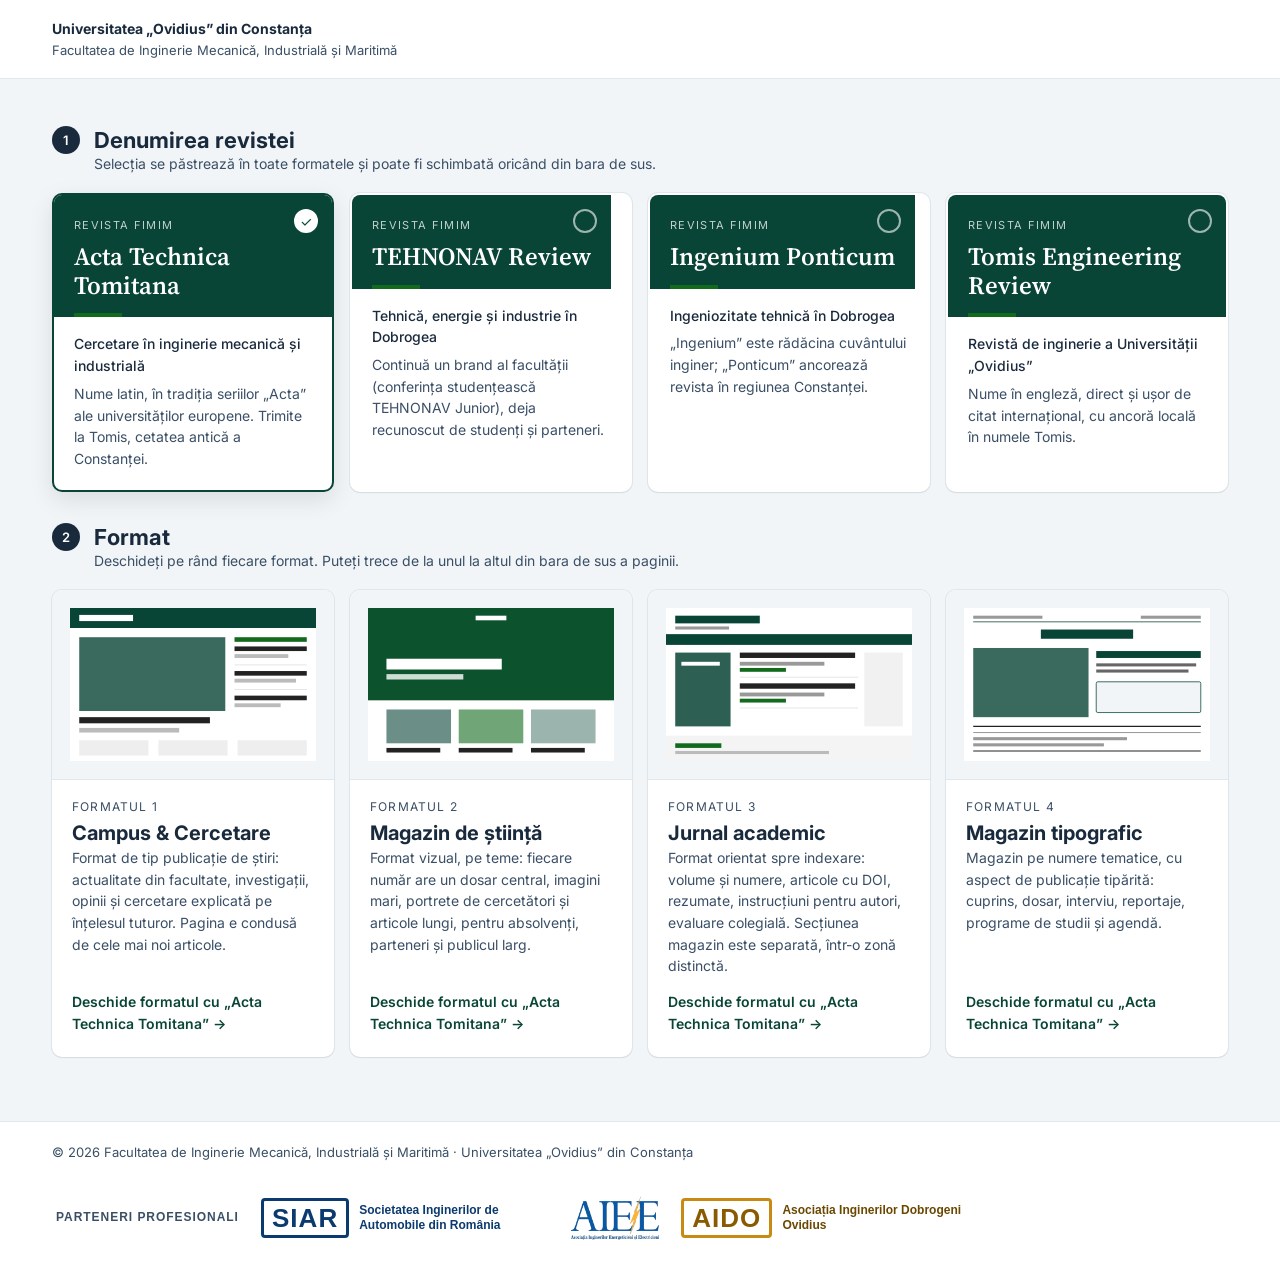
<file: index.html>
<!doctype html>
<html lang="ro">
<head>
<meta charset="utf-8">
<meta name="viewport" content="width=device-width, initial-scale=1">
<title>Revista FIMIM</title>
<meta name="description" content="Revista online a Facultății de Inginerie Mecanică, Industrială și Maritimă, Universitatea Ovidius din Constanța.">
<link rel="preconnect" href="https://fonts.googleapis.com">
<link rel="preconnect" href="https://fonts.gstatic.com" crossorigin>
<link href="https://fonts.googleapis.com/css2?family=Inter:wght@400;500;600;700&family=Source+Serif+4:opsz,wght@8..60,400;8..60,600;8..60,700&display=swap" rel="stylesheet">
<link rel="stylesheet" href="assets/css/base.css">
<style>
  body { background: var(--fundal-2); }
  .antet { background: #fff; border-bottom: 1px solid var(--linie); }
  .antet .container { display: flex; align-items: center; justify-content: space-between; gap: 16px; padding-top: 18px; padding-bottom: 18px; flex-wrap: wrap; }
  .antet .inst { font-size: 13px; color: var(--text-2); }
  .antet .inst strong { display: block; color: var(--text); font-size: 14px; }
  .antet .stare { font-size: 12px; text-transform: uppercase; letter-spacing: .08em; color: var(--text-2); border: 1px solid var(--linie); padding: 4px 10px; border-radius: 99px; background: var(--fundal-2); }


  .pas { padding: 24px 0 8px; }
  main > .pas:first-child { padding-top: 48px; }
  .pas-cap { display: flex; align-items: baseline; gap: 14px; margin-bottom: 18px; }
  .pas-cap .nr { font: 600 13px/1 "Inter", sans-serif; color: #fff; background: var(--text); width: 28px; height: 28px; border-radius: 50%; display: grid; place-items: center; flex: none; transform: translateY(-3px); }
  .pas-cap h2 { font-size: 22px; margin: 0; }
  .pas-cap p { margin: 0; color: var(--text-2); font-size: 14px; }

  .grila-nume { display: grid; grid-template-columns: repeat(auto-fill, minmax(260px, 1fr)); gap: 16px; }
  .card-nume {
    text-align: left; font: inherit; color: inherit; cursor: pointer;
    background: #fff; border: 2px solid transparent; border-radius: 10px; padding: 0; overflow: hidden;
    box-shadow: 0 1px 2px rgba(0,0,0,.06), 0 0 0 1px var(--linie);
    transition: box-shadow .15s, transform .15s, border-color .15s;
    display: flex; flex-direction: column;
  }
  .card-nume:hover { transform: translateY(-2px); box-shadow: 0 8px 24px rgba(0,0,0,.08), 0 0 0 1px var(--linie); }
  .card-nume:focus-visible { outline: 3px solid #4b8bf5; outline-offset: 2px; }
  .card-nume[aria-pressed="true"] { border-color: var(--c); box-shadow: 0 8px 24px rgba(0,0,0,.1); }
  .card-nume .mast { background: var(--c); color: #fff; padding: 22px 20px 18px; position: relative; }
  .card-nume .mast::after { content: ""; position: absolute; left: 20px; bottom: 0; width: 48px; height: 4px; background: var(--a); }
  .card-nume .mast small { display: block; font-size: 11px; letter-spacing: .12em; text-transform: uppercase; opacity: .75; margin-bottom: 8px; }
  .card-nume .mast strong { font-family: "Source Serif 4", Georgia, serif; font-size: 25px; font-weight: 600; line-height: 1.15; display: block; }
  .card-nume .corp { padding: 16px 20px 20px; font-size: 14px; color: var(--text-2); flex: 1; }
  .card-nume .corp em { display: block; font-style: normal; color: var(--text); font-weight: 500; margin-bottom: 6px; }
  .card-nume .bifa { position: absolute; top: 14px; right: 14px; width: 24px; height: 24px; border-radius: 50%; border: 2px solid rgba(255,255,255,.6); display: grid; place-items: center; font-size: 14px; }
  .card-nume[aria-pressed="true"] .bifa { background: #fff; color: var(--c); border-color: #fff; }

  .grila-format { display: grid; grid-template-columns: repeat(auto-fill, minmax(250px, 1fr)); gap: 16px; }
  .card-format {
    display: flex; flex-direction: column; text-decoration: none; background: #fff; border-radius: 10px; overflow: hidden;
    box-shadow: 0 1px 2px rgba(0,0,0,.06), 0 0 0 1px var(--linie); transition: box-shadow .15s, transform .15s;
  }
  .card-format:hover { transform: translateY(-2px); box-shadow: 0 10px 28px rgba(0,0,0,.1), 0 0 0 1px var(--linie); }
  .card-format:focus-visible { outline: 3px solid #4b8bf5; outline-offset: 2px; }
  .schita { background: var(--fundal-2); padding: 18px; border-bottom: 1px solid var(--linie); aspect-ratio: 16/10; }
  .schita svg { width: 100%; height: 100%; }
  .card-format .corp { padding: 18px 20px 22px; display: flex; flex-direction: column; flex: 1; }
  .card-format .nr { font-size: 12px; text-transform: uppercase; letter-spacing: .1em; color: var(--text-2); }
  .card-format h3 { font-size: 20px; margin: 4px 0 2px; }
  .card-format .insp { font-size: 13px; color: var(--accent); font-weight: 600; margin-bottom: 10px; }
  .card-format p { font-size: 14px; color: var(--text-2); flex: 1; }
  .card-format .deschide { font-weight: 600; font-size: 14px; color: var(--brand); }

  footer { border-top: 1px solid var(--linie); background: #fff; font-size: 13px; color: var(--text-2); padding: 20px 0; }
</style>
</head>
<body>

<header class="antet">
  <div class="container">
    <div class="inst">
      <strong data-universitate></strong>
      <span data-facultate></span>
    </div>
  </div>
</header>

<main class="container" style="padding-bottom:56px">

  <section class="pas" aria-labelledby="pas1">
    <div class="pas-cap"><span class="nr">1</span><div><h2 id="pas1">Denumirea revistei</h2><p>Selecția se păstrează în toate formatele și poate fi schimbată oricând din bara de sus.</p></div></div>
    <div class="grila-nume" id="grila-nume"></div>
  </section>

  <section class="pas" aria-labelledby="pas2">
    <div class="pas-cap"><span class="nr">2</span><div><h2 id="pas2">Format</h2><p>Deschideți pe rând fiecare format. Puteți trece de la unul la altul din bara de sus a paginii.</p></div></div>
    <div class="grila-format" id="grila-format"></div>
  </section>
</main>

<footer><div class="container">&copy; <span data-an></span> <span data-facultate></span> · <span data-universitate></span></div></footer>

<script src="assets/js/data.js"></script>
<script src="assets/js/app.js"></script>
<script>
(function () {
  var A = window.APP, R = A.R, ales = A.id;

  var schite = {
    campus: '<svg viewBox="0 0 320 200"><rect width="320" height="200" fill="#fff"/><rect x="0" y="0" width="320" height="26" fill="C1"/><rect x="12" y="9" width="70" height="8" fill="#fff"/><rect x="12" y="38" width="190" height="96" fill="C1" opacity=".8"/><rect x="12" y="142" width="170" height="8" fill="#222"/><rect x="12" y="156" width="130" height="6" fill="#bbb"/><rect x="214" y="38" width="94" height="6" fill="C2"/><rect x="214" y="50" width="94" height="6" fill="#222"/><rect x="214" y="60" width="70" height="5" fill="#bbb"/><line x1="214" y1="74" x2="308" y2="74" stroke="#ddd"/><rect x="214" y="82" width="94" height="6" fill="#222"/><rect x="214" y="92" width="80" height="5" fill="#bbb"/><line x1="214" y1="106" x2="308" y2="106" stroke="#ddd"/><rect x="214" y="114" width="94" height="6" fill="#222"/><rect x="214" y="124" width="60" height="5" fill="#bbb"/><rect x="12" y="172" width="90" height="20" fill="#eee"/><rect x="115" y="172" width="90" height="20" fill="#eee"/><rect x="218" y="172" width="90" height="20" fill="#eee"/></svg>',
    magazin: '<svg viewBox="0 0 320 200"><rect width="320" height="200" fill="#fff"/><rect x="0" y="0" width="320" height="120" fill="C1"/><rect x="0" y="0" width="320" height="120" fill="C2" opacity=".35"/><rect x="24" y="66" width="150" height="14" fill="#fff"/><rect x="24" y="86" width="100" height="7" fill="#fff" opacity=".8"/><rect x="140" y="10" width="40" height="6" fill="#fff"/><rect x="24" y="132" width="84" height="44" fill="C1" opacity=".6"/><rect x="118" y="132" width="84" height="44" fill="C2" opacity=".6"/><rect x="212" y="132" width="84" height="44" fill="C1" opacity=".4"/><rect x="24" y="182" width="70" height="6" fill="#222"/><rect x="118" y="182" width="70" height="6" fill="#222"/><rect x="212" y="182" width="70" height="6" fill="#222"/></svg>',
    tipografic: '<svg viewBox="0 0 320 200"><rect width="320" height="200" fill="#fff"/><rect x="12" y="10" width="90" height="4" fill="#999"/><rect x="230" y="10" width="78" height="4" fill="#999"/><line x1="12" y1="18" x2="308" y2="18" stroke="C1"/><rect x="100" y="28" width="120" height="12" fill="C1"/><rect x="12" y="52" width="150" height="90" fill="C1" opacity=".8"/><rect x="172" y="56" width="136" height="9" fill="C1"/><rect x="172" y="72" width="130" height="4" fill="#666"/><rect x="172" y="80" width="120" height="4" fill="#666"/><rect x="172" y="96" width="136" height="40" rx="2" fill="#f2f5f7" stroke="C1"/><line x1="12" y1="154" x2="308" y2="154" stroke="#222" stroke-width="1.5"/><line x1="12" y1="162" x2="308" y2="162" stroke="#222" stroke-width=".6"/><rect x="12" y="168" width="200" height="4" fill="#999"/><rect x="12" y="176" width="170" height="4" fill="#999"/><line x1="12" y1="186" x2="308" y2="186" stroke="#222" stroke-width="1.5"/></svg>',
    academic: '<svg viewBox="0 0 320 200"><rect width="320" height="200" fill="#fff"/><rect x="0" y="0" width="320" height="34" fill="#fff"/><rect x="12" y="10" width="110" height="10" fill="C1"/><rect x="12" y="24" width="70" height="4" fill="#999"/><rect x="0" y="34" width="320" height="14" fill="C1"/><rect x="12" y="58" width="72" height="96" fill="C1" opacity=".85"/><rect x="20" y="70" width="50" height="5" fill="#fff"/><rect x="96" y="58" width="150" height="7" fill="#222"/><rect x="96" y="70" width="110" height="5" fill="#999"/><rect x="96" y="78" width="60" height="5" fill="C2"/><line x1="96" y1="90" x2="250" y2="90" stroke="#ddd"/><rect x="96" y="98" width="150" height="7" fill="#222"/><rect x="96" y="110" width="110" height="5" fill="#999"/><rect x="96" y="118" width="60" height="5" fill="C2"/><line x1="96" y1="130" x2="250" y2="130" stroke="#ddd"/><rect x="258" y="58" width="50" height="96" fill="#f1f1f1"/><rect x="0" y="166" width="320" height="34" fill="#f4f4f4"/><rect x="12" y="176" width="60" height="6" fill="C2"/><rect x="12" y="186" width="200" height="4" fill="#bbb"/></svg>'
  };

  function deseneazaNume() {
    var g = document.getElementById("grila-nume");
    g.innerHTML = Object.keys(R.denumiri).map(function (k) {
      var d = R.denumiri[k];
      return '<button type="button" class="card-nume" data-id="' + k + '" aria-pressed="' + (k === ales) + '" style="--c:' + d.culoare + ';--a:' + d.accent + '">' +
        '<div class="mast"><small>Revista FIMIM</small><strong>' + A.esc(d.titlu) + '</strong><span class="bifa" aria-hidden="true">' + (k === ales ? "&#10003;" : "") + "</span></div>" +
        '<div class="corp"><em>' + A.esc(d.motto) + "</em>" + A.esc(d.descriere) + "</div></button>";
    }).join("");
    g.querySelectorAll(".card-nume").forEach(function (b) {
      b.addEventListener("click", function () {
        ales = b.dataset.id;
        A.salveaza(ales);
        history.replaceState(null, "", "?n=" + ales);
        var d = R.denumiri[ales];
        document.documentElement.style.setProperty("--brand", d.culoare);
        document.documentElement.style.setProperty("--accent", d.accent);
        deseneazaNume();
        deseneazaFormate();
        var bt = document.querySelector('.card-nume[data-id="' + ales + '"]');
        if (bt) bt.focus();
      });
    });
  }

  function deseneazaFormate() {
    var d = R.denumiri[ales];
    var g = document.getElementById("grila-format");
    g.innerHTML = R.formate.map(function (f) {
      var s = schite[f.id].replace(/C1/g, d.culoare).replace(/C2/g, d.accent);
      return '<a class="card-format" href="' + f.fisier + "?n=" + ales + '">' +
        '<div class="schita" aria-hidden="true">' + s + "</div>" +
        '<div class="corp"><span class="nr">Formatul ' + f.nr + "</span><h3>" + A.esc(f.nume) + "</h3><p>" + A.esc(f.descriere) + '</p><span class="deschide">Deschide formatul cu „' + A.esc(d.titlu) + "” &rarr;</span></div></a>";
    }).join("");
  }

  A.completeaza();
  document.title = "Revista FIMIM";
  deseneazaNume();
  deseneazaFormate();
})();
</script>
</body>
</html>
</file>
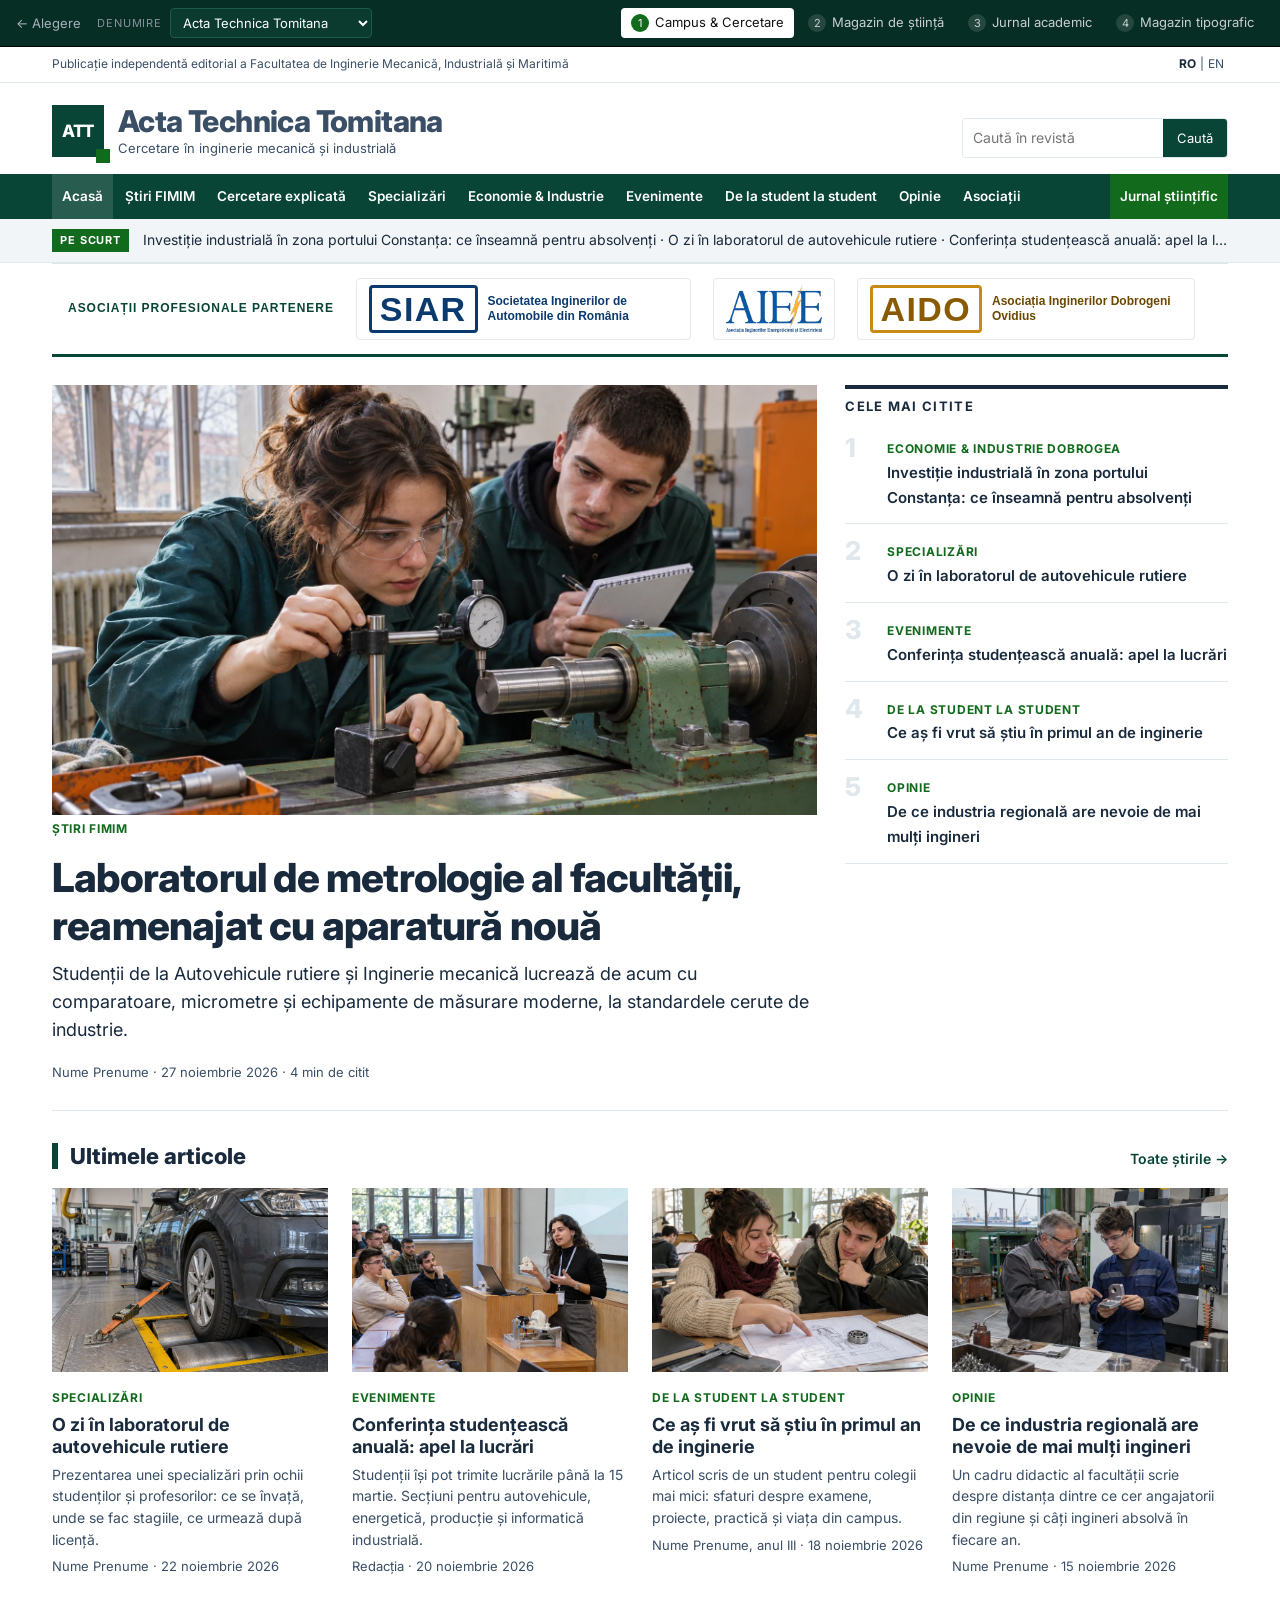
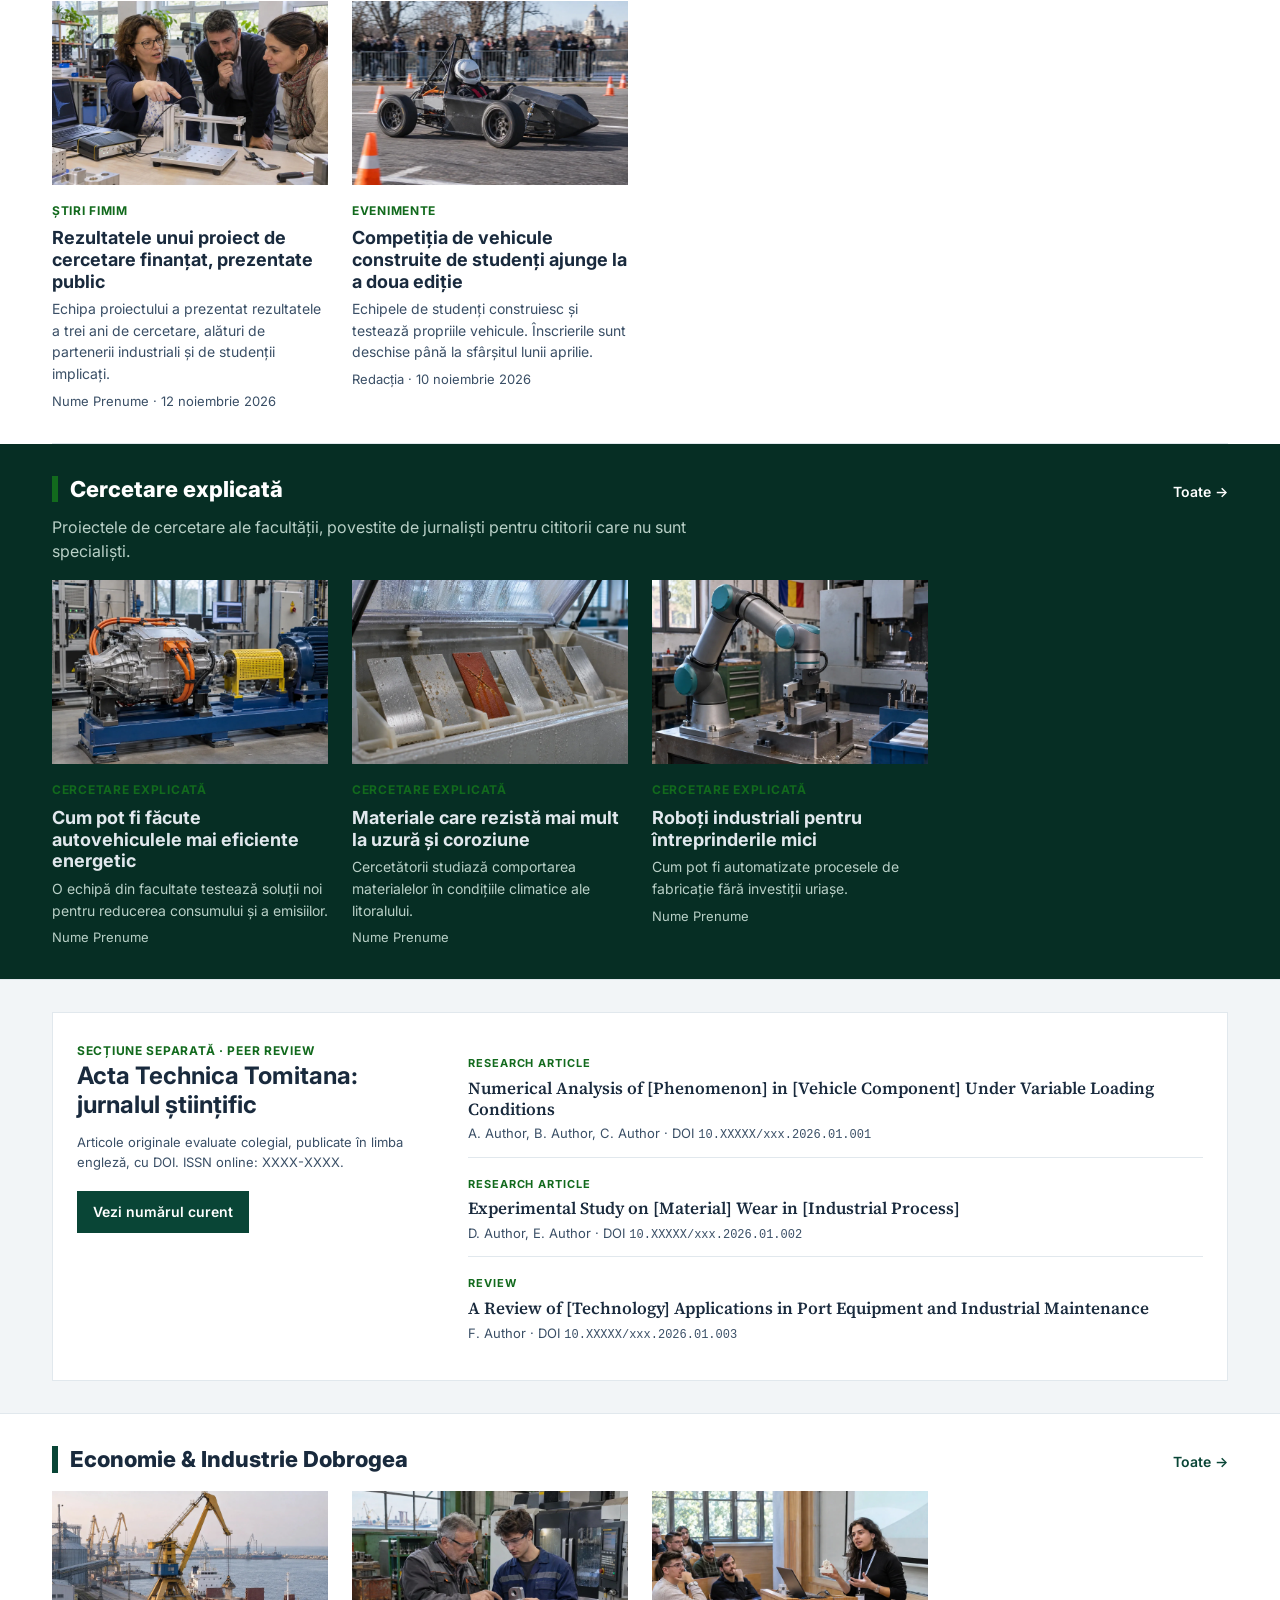
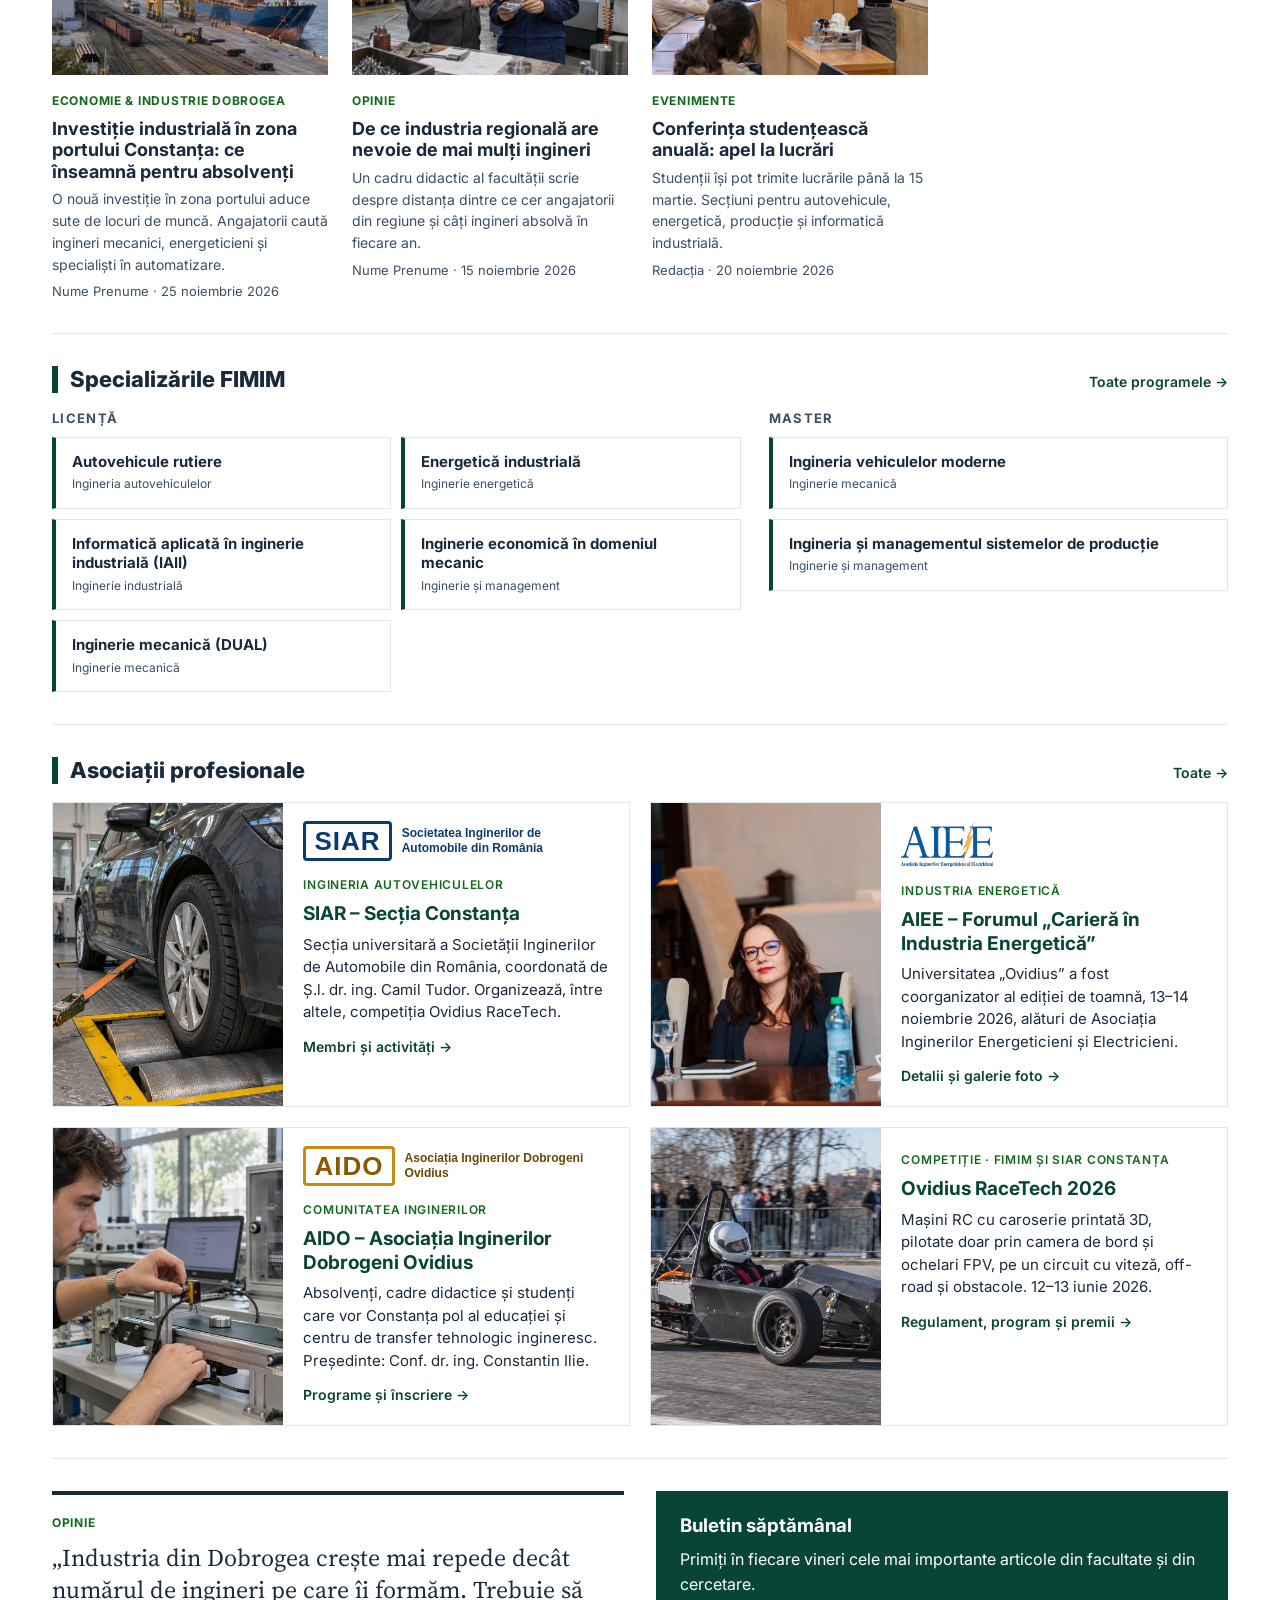
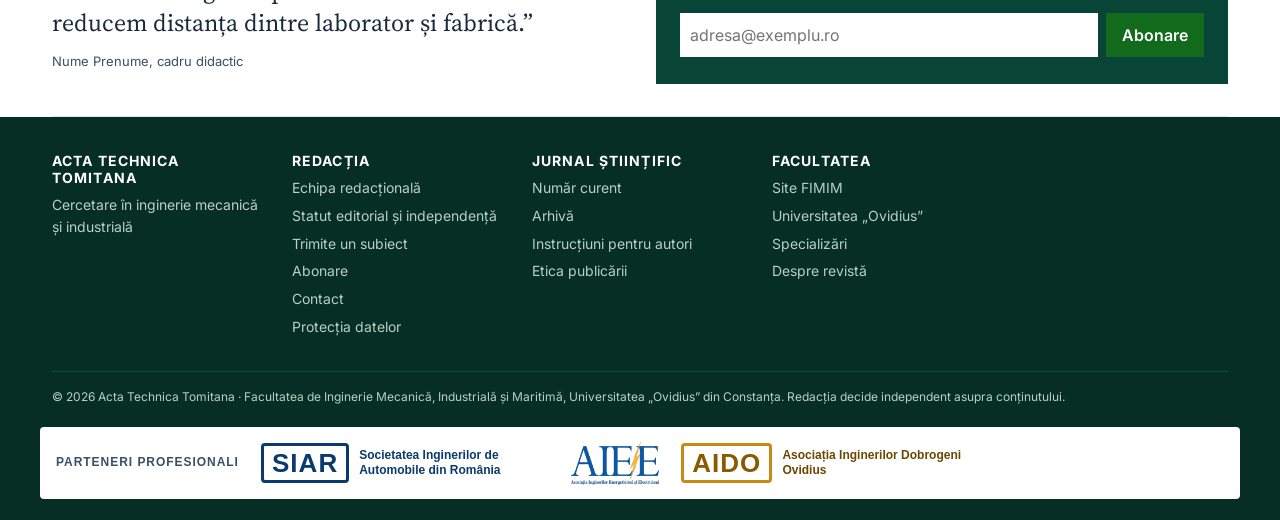
<file: format-1-campus.html>
<!doctype html>
<html lang="ro">
<head>
<meta charset="utf-8">
<meta name="viewport" content="width=device-width, initial-scale=1">
<title>Formatul 1 · Campus &amp; Cercetare</title>
<link rel="preconnect" href="https://fonts.googleapis.com">
<link rel="preconnect" href="https://fonts.gstatic.com" crossorigin>
<link href="https://fonts.googleapis.com/css2?family=Inter:wght@400;500;600;700;800&family=Source+Serif+4:opsz,wght@8..60,400;8..60,600&display=swap" rel="stylesheet">
<link rel="stylesheet" href="assets/css/base.css">
<link rel="stylesheet" href="assets/css/campus.css">
</head>
<body>

<div class="c-top">
  <div class="container">
    <span>Publicație independentă editorial a <span data-facultate></span></span>
    <span class="c-limba" aria-label="Limba"><a href="#" class="activ">RO</a>|<a href="#">EN</a></span>
  </div>
</div>

<header class="c-mast">
  <div class="container">
    <a class="c-logo" href="#" data-acasa>
      <span class="sigla" data-scurt></span>
      <span><strong data-titlu></strong><span data-motto></span></span>
    </a>
    <form class="c-cauta" role="search" onsubmit="return false"><input type="search" placeholder="Caută în revistă" aria-label="Caută"><button>Caută</button></form>
  </div>
</header>

<nav class="c-nav" aria-label="Rubrici">
  <div class="container">
    <div class="c-meniu"><a href="#" data-acasa class="activ">Acasă</a></div>
    <div class="c-meniu"><a data-p="stiri" href="#">Știri FIMIM</a><div class="c-sub"><a data-p="stiri" href="#">Toate știrile</a><a data-p="evenimente" href="#">Evenimente</a><a data-p="oameni" href="#">Oameni</a></div></div>
    <div class="c-meniu"><a data-p="cercetare-explicata" href="#">Cercetare explicată</a><div class="c-sub"><a data-p="cercetare-explicata" href="#">Toate articolele</a><a data-p="explicat" data-id="0" href="#">Vehicule eficiente</a><a data-p="explicat" data-id="1" href="#">Materiale rezistente</a><a data-p="explicat" data-id="2" href="#">Roboți industriali</a></div></div>
    <div class="c-meniu"><a data-p="specializari" href="#">Specializări</a><div class="c-sub"><a data-p="specializari" href="#">Programe de licență</a><a data-p="specializari" href="#">Programe de master</a><a data-p="parteneri" href="#">Practică și parteneri</a></div></div>
    <div class="c-meniu"><a data-p="economie" href="#">Economie &amp; Industrie</a><div class="c-sub"><a data-p="economie" href="#">Toate articolele</a><a data-p="parteneri" href="#">Parteneri industriali</a></div></div>
    <div class="c-meniu"><a data-p="evenimente" href="#">Evenimente</a></div>
    <div class="c-meniu"><a data-p="studenti" href="#">De la student la student</a></div>
    <div class="c-meniu"><a data-p="opinie" href="#">Opinie</a></div>
    <div class="c-meniu"><a data-p="asociatii" href="#">Asociații</a><div class="c-sub"><a data-p="siar" href="#">SIAR – Secția Constanța</a><a data-p="aiee" href="#">AIEE</a><a data-p="aido" href="#">AIDO</a><a data-p="racetech" href="#">Ovidius RaceTech</a></div></div>
    <div class="c-meniu stiintific"><a data-p="numar-curent" href="#">Jurnal științific</a><div class="c-sub dreapta"><a data-p="numar-curent" href="#">Număr curent</a><a data-p="arhiva-jurnal" href="#">Arhivă</a><a data-p="despre-jurnal" href="#">Despre jurnal</a><a data-p="colegiul-editorial" href="#">Colegiul editorial</a><a data-p="instructiuni-autori" href="#">Instrucțiuni pentru autori</a><a data-p="evaluare" href="#">Evaluare colegială</a><a data-p="etica" href="#">Etică și politici</a></div></div>
  </div>
</nav>

<div class="c-flux"><div class="container"><b>Pe scurt</b><span id="flux"></span></div></div>

<main class="container">
  <div data-sigle></div>
  <section class="c-prim">
    <article class="c-lead" id="lead"></article>
    <aside class="c-lateral">
      <h2>Cele mai citite</h2>
      <ol class="c-lista" id="citite"></ol>
    </aside>
  </section>

  <section class="c-sectiune">
    <div class="c-sectiune-cap"><h2>Ultimele articole</h2><a data-p="stiri" href="#">Toate știrile &rarr;</a></div>
    <div class="c-grila" id="ultimele"></div>
  </section>
</main>

<section class="c-sectiune c-explicat">
  <div class="container">
    <div class="c-sectiune-cap"><h2>Cercetare explicată</h2><a data-p="cercetare-explicata" href="#">Toate &rarr;</a></div>
    <p class="intro-sec">Proiectele de cercetare ale facultății, povestite de jurnaliști pentru cititorii care nu sunt specialiști.</p>
    <div class="c-grila" id="explicat"></div>
  </div>
</section>

<section class="c-sectiune c-jurnal" id="jurnal">
  <div class="container">
    <div class="c-jurnal-box">
      <div>
        <span class="rubrica">Secțiune separată · peer review</span>
        <h2><span data-titlu></span>: jurnalul științific</h2>
        <p class="meta">Articole originale evaluate colegial, publicate în limba engleză, cu DOI. ISSN online: XXXX-XXXX.</p>
        <a class="btn" href="format-3-academic.html" data-p="numar-curent">Vezi numărul curent</a>
      </div>
      <div id="articole-jurnal"></div>
    </div>
  </div>
</section>

<main class="container">
  <section class="c-sectiune">
    <div class="c-sectiune-cap"><h2>Economie &amp; Industrie Dobrogea</h2><a data-p="economie" href="#">Toate &rarr;</a></div>
    <div class="c-grila" id="economie"></div>
  </section>

  <section class="c-sectiune">
    <div class="c-sectiune-cap"><h2>Specializările FIMIM</h2><a data-p="specializari" href="#">Toate programele &rarr;</a></div>
    <div id="specializari"></div>
  </section>

  <section class="c-sectiune">
    <div class="c-sectiune-cap"><h2>Asociații profesionale</h2><a data-p="asociatii" href="#">Toate &rarr;</a></div>
    <div id="asociatii"></div>
  </section>

  <section class="c-sectiune c-doua">
    <div class="c-opinie">
      <span class="rubrica">Opinie</span>
      <blockquote>„Industria din Dobrogea crește mai repede decât numărul de ingineri pe care îi formăm. Trebuie să reducem distanța dintre laborator și fabrică.”</blockquote>
      <p class="meta">Nume Prenume, cadru didactic</p>
    </div>
    <div class="c-newsletter">
      <h3>Buletin săptămânal</h3>
      <p>Primiți în fiecare vineri cele mai importante articole din facultate și din cercetare.</p>
      <form onsubmit="return false"><input type="email" placeholder="adresa@exemplu.ro" aria-label="E-mail"><button>Abonare</button></form>
    </div>
  </section>
</main>

<footer class="c-subsol">
  <div class="container">
    <div class="grila">
      <div><h4 data-titlu></h4><p data-motto></p></div>
      <div><h4>Redacția</h4><ul><li><a data-p="redactia" href="#">Echipa redacțională</a></li><li><a data-p="statut" href="#">Statut editorial și independență</a></li><li><a data-p="trimite-subiect" href="#">Trimite un subiect</a></li><li><a data-p="abonare" href="#">Abonare</a></li><li><a data-p="contact" href="#">Contact</a></li><li><a data-p="confidentialitate" href="#">Protecția datelor</a></li></ul></div>
      <div><h4>Jurnal științific</h4><ul><li><a data-p="numar-curent" href="#">Număr curent</a></li><li><a data-p="arhiva-jurnal" href="#">Arhivă</a></li><li><a data-p="instructiuni-autori" href="#">Instrucțiuni pentru autori</a></li><li><a data-p="etica" href="#">Etica publicării</a></li></ul></div>
      <div><h4>Facultatea</h4><ul><li><a href="https://imim.univ-ovidius.ro/" target="_blank" rel="noopener">Site FIMIM</a></li><li><a href="https://www.univ-ovidius.ro/" target="_blank" rel="noopener">Universitatea „Ovidius”</a></li><li><a data-p="specializari" href="#">Specializări</a></li><li><a data-p="despre" href="#">Despre revistă</a></li></ul></div>
    </div>
    <div class="jos">&copy; <span data-an></span> <span data-titlu></span> · <span data-facultate></span>, <span data-universitate></span>. Redacția decide independent asupra conținutului.</div>
  </div>
</footer>

<script src="assets/js/data.js"></script>
<script src="assets/js/app.js"></script>
<script>
(function () {
  var A = window.APP, R = A.R, e = A.esc;
  A.bara("campus");
  
  function card(a) {
    return '<article class="c-card"><a href="' + A.href(a) + '">' + A.imagine(a.tema, a.titlu, a.foto) +
      '<span class="rubrica">' + e(A.rubrica(a.rubrica || "cercetare")) + "</span><h3>" + e(a.titlu) + "</h3><p>" + e(a.sapou) + "</p></a>" +
      '<div class="meta">' + e(a.autor) + (a.data ? " · " + e(a.data) : "") + "</div></article>";
  }

  document.getElementById("specializari").innerHTML = A.specializari();
  var m = R.magazin;
  document.getElementById("flux").textContent = m.slice(1, 4).map(function (a) { return a.titlu; }).join("   ·   ");

  var l = m[0];
  document.getElementById("lead").innerHTML = '<a href="' + A.href(l) + '">' + A.imagine(l.tema, l.titlu, l.foto) +
    '<span class="rubrica">' + e(A.rubrica(l.rubrica)) + "</span><h1>" + e(l.titlu) + "</h1><p>" + e(l.sapou) + "</p></a>" +
    '<div class="meta">' + e(l.autor) + " · " + e(l.data) + " · " + l.minute + " min de citit</div>";

  document.getElementById("citite").innerHTML = m.slice(1, 6).map(function (a) {
    return '<li><div><span class="rubrica">' + e(A.rubrica(a.rubrica)) + '</span><br><a href="' + A.href(a) + '">' + e(a.titlu) + "</a></div></li>";
  }).join("");

  document.getElementById("ultimele").innerHTML = m.slice(2, 8).map(card).join("");
  document.getElementById("explicat").innerHTML = R.cercetareExplicata.map(function (a) {
    return card({ titlu: a.titlu, sapou: a.sapou, autor: a.autor, tema: a.tema, foto: a.foto, rubrica: "Cercetare explicată", idx: a.idx, tipLink: "explicat" });
  }).join("");
  document.getElementById("economie").innerHTML = [m[1], m[5], m[3]].map(card).join("");

  document.getElementById("articole-jurnal").innerHTML = R.cercetare.slice(0, 3).map(function (a) {
    return '<div class="c-art"><span class="tip">' + e(a.tip) + '</span><h4><a href="' + A.href(a) + '" style="text-decoration:none">' + e(a.titlu) + '</a></h4><div class="meta">' + e(a.autori) + " · DOI <code>" + e(a.doi) + "</code></div></div>";
  }).join("");
  document.getElementById("asociatii").innerHTML = A.asociatii();
  A.completeaza();
})();
</script>
</body>
</html>
</file>
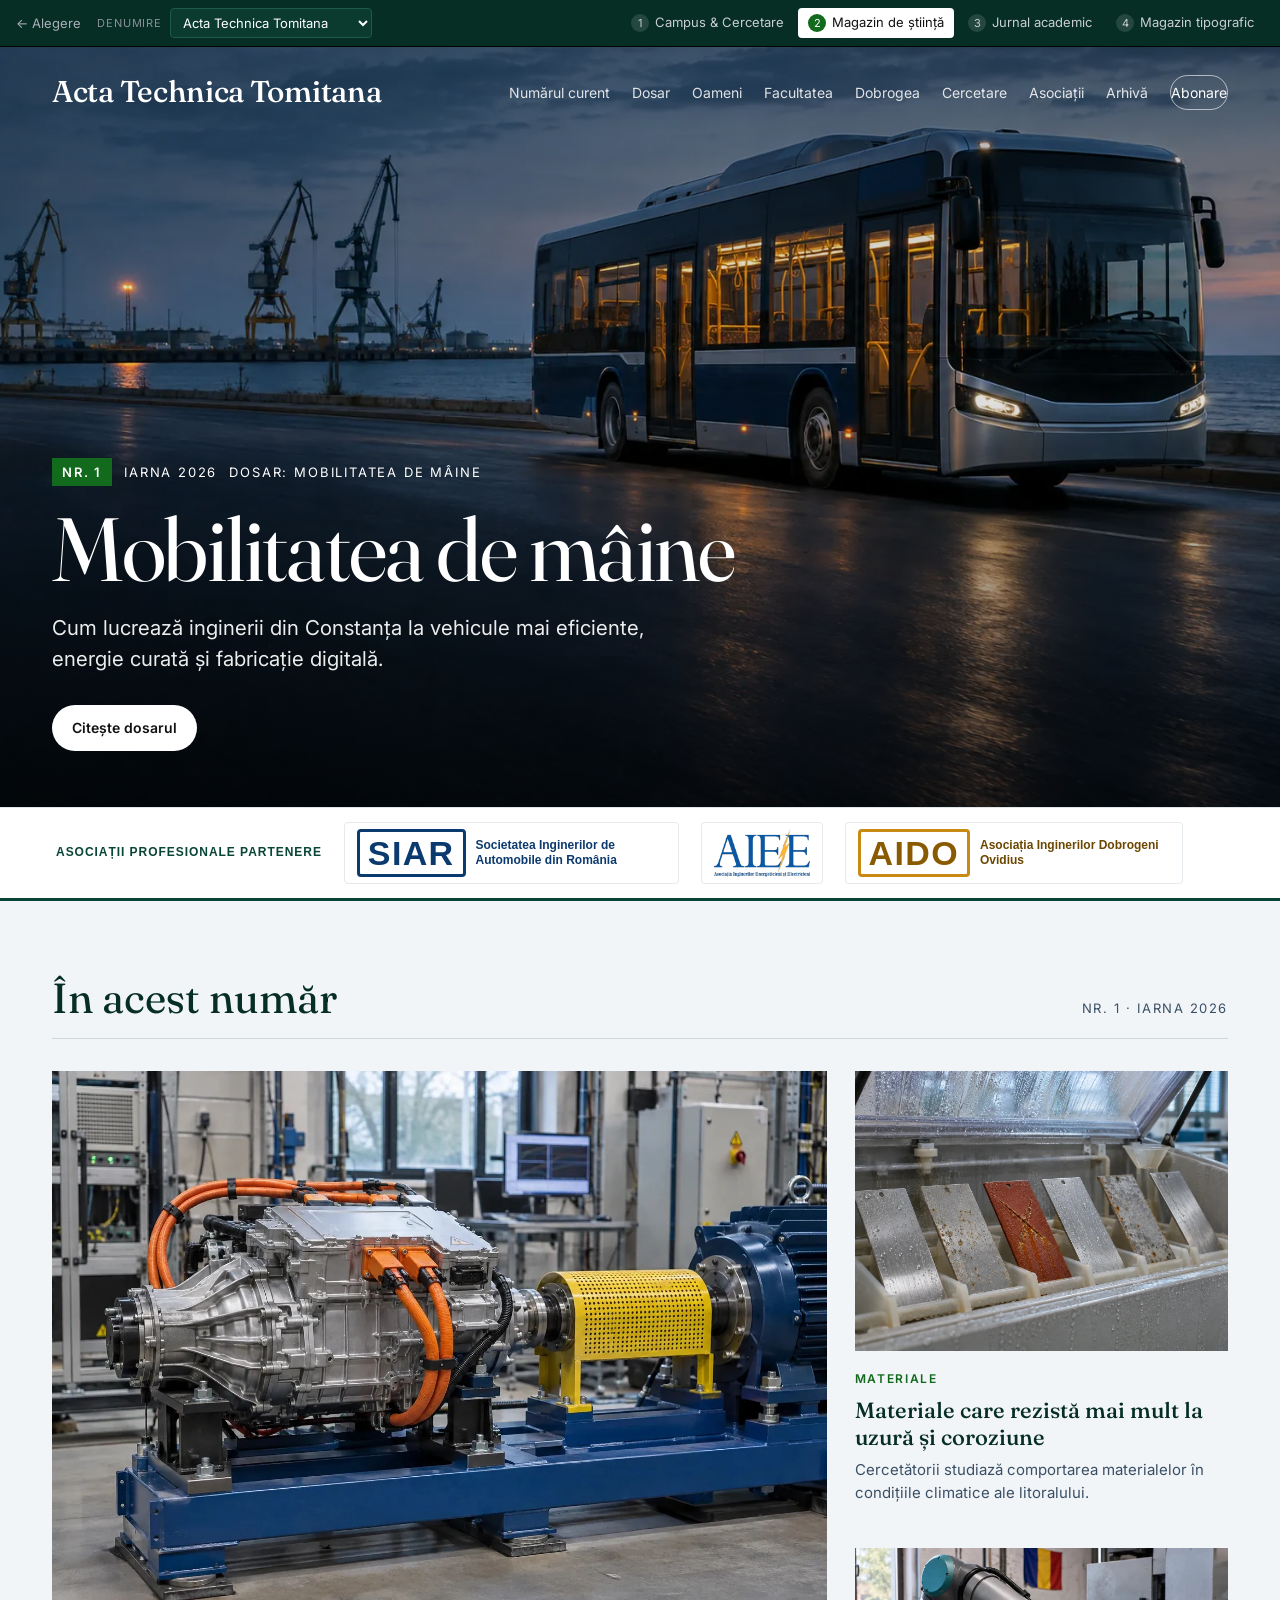
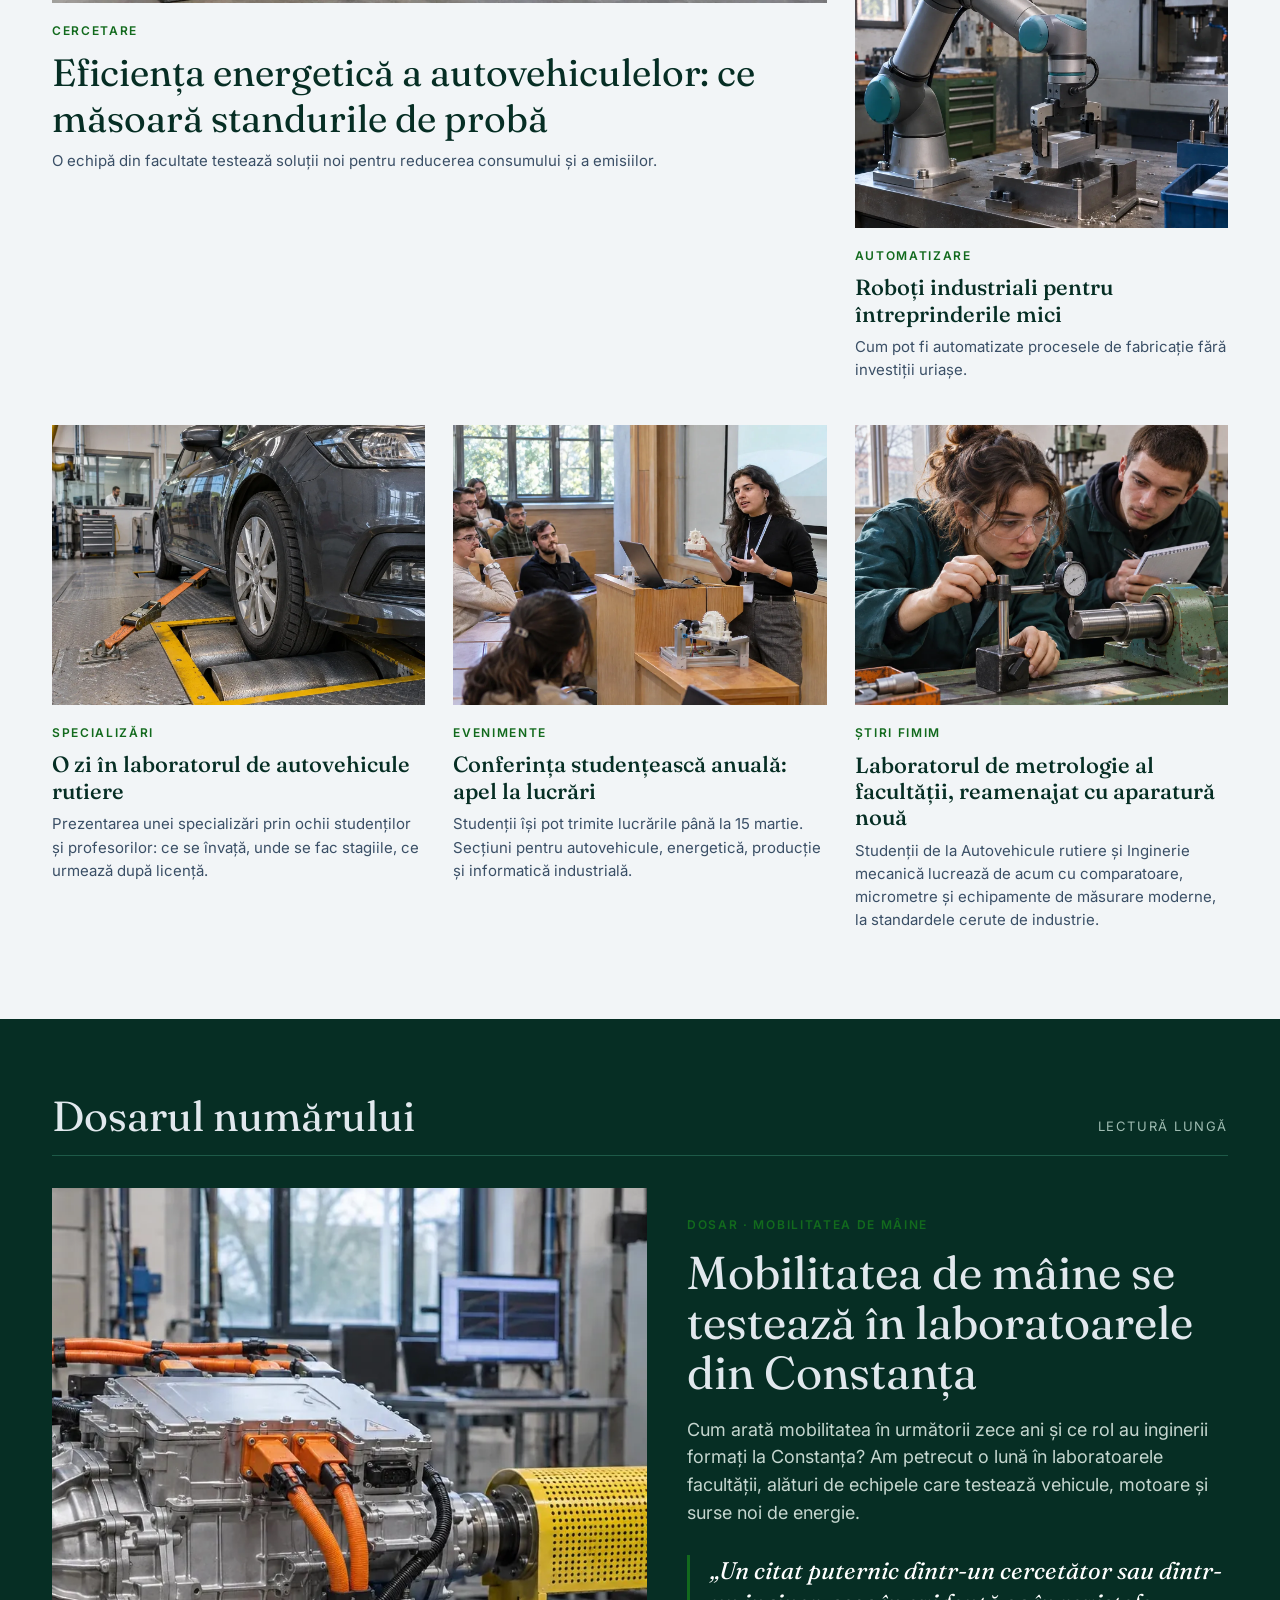
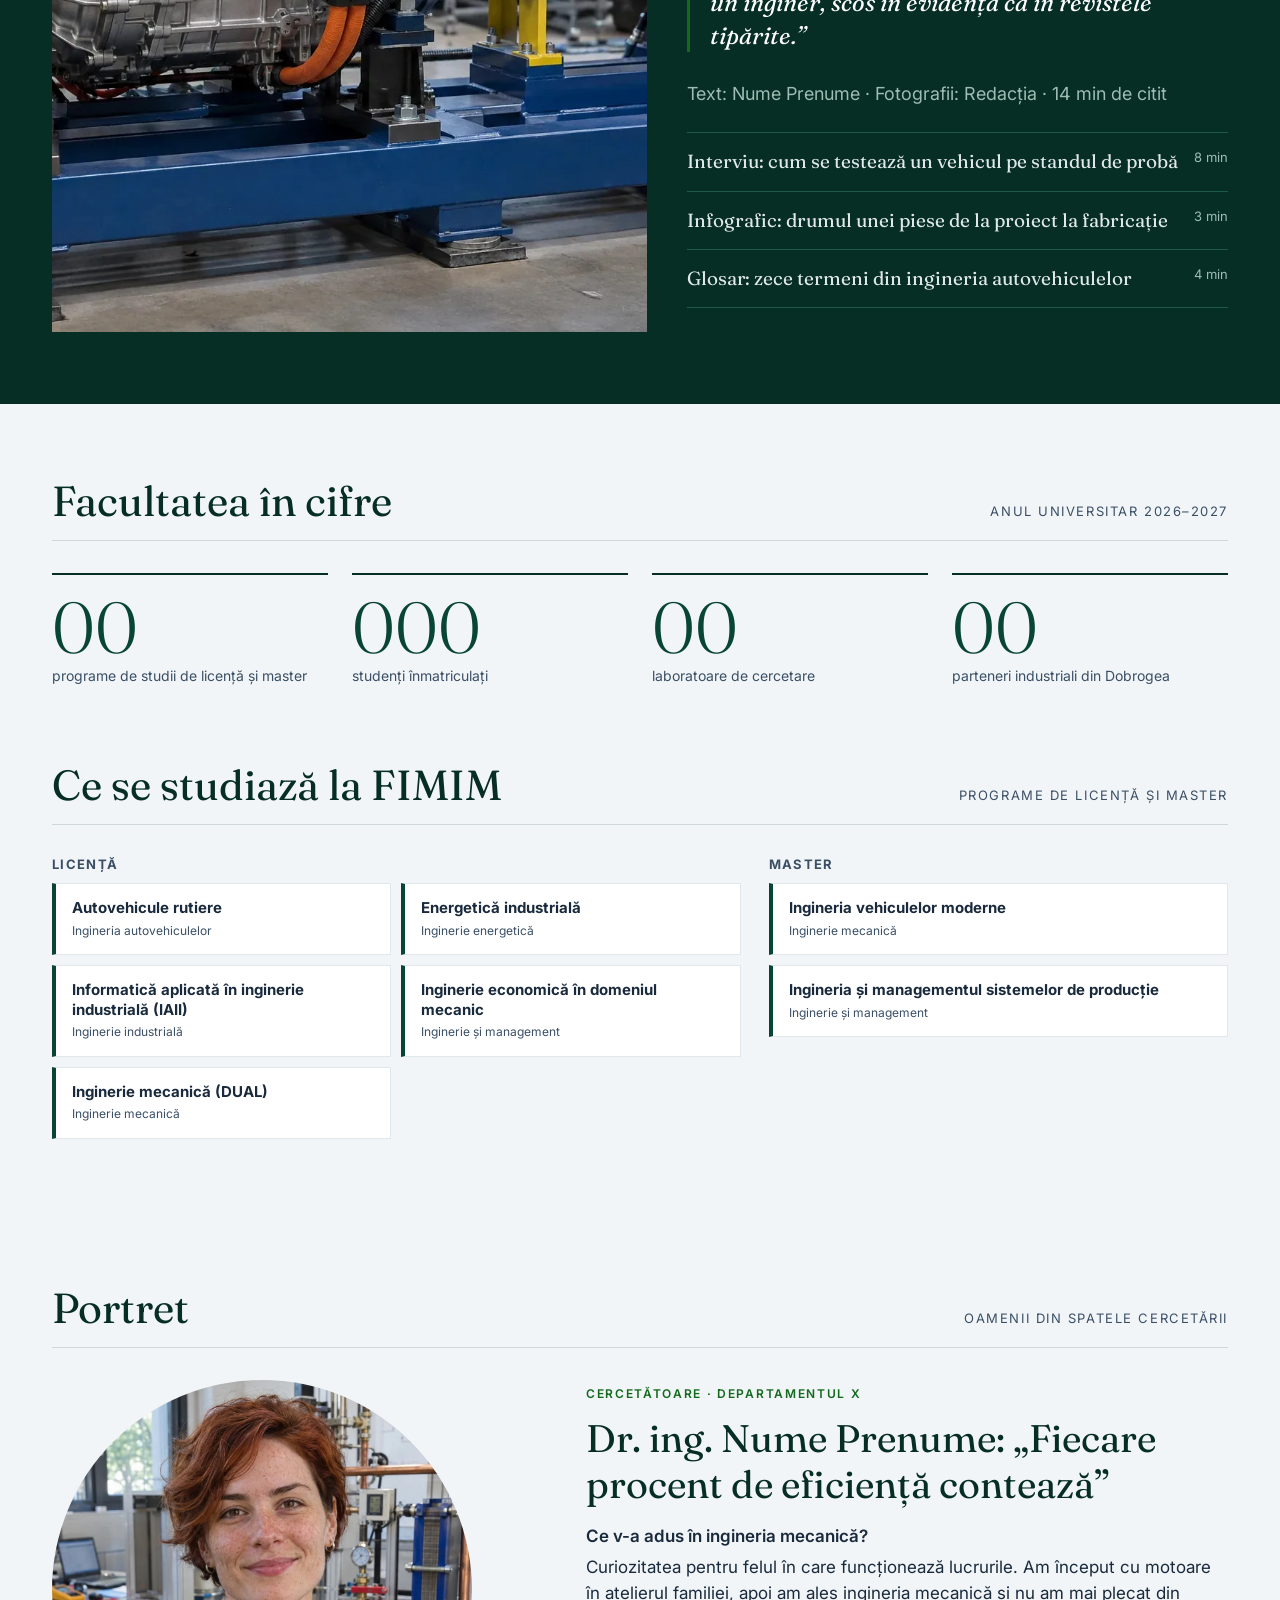
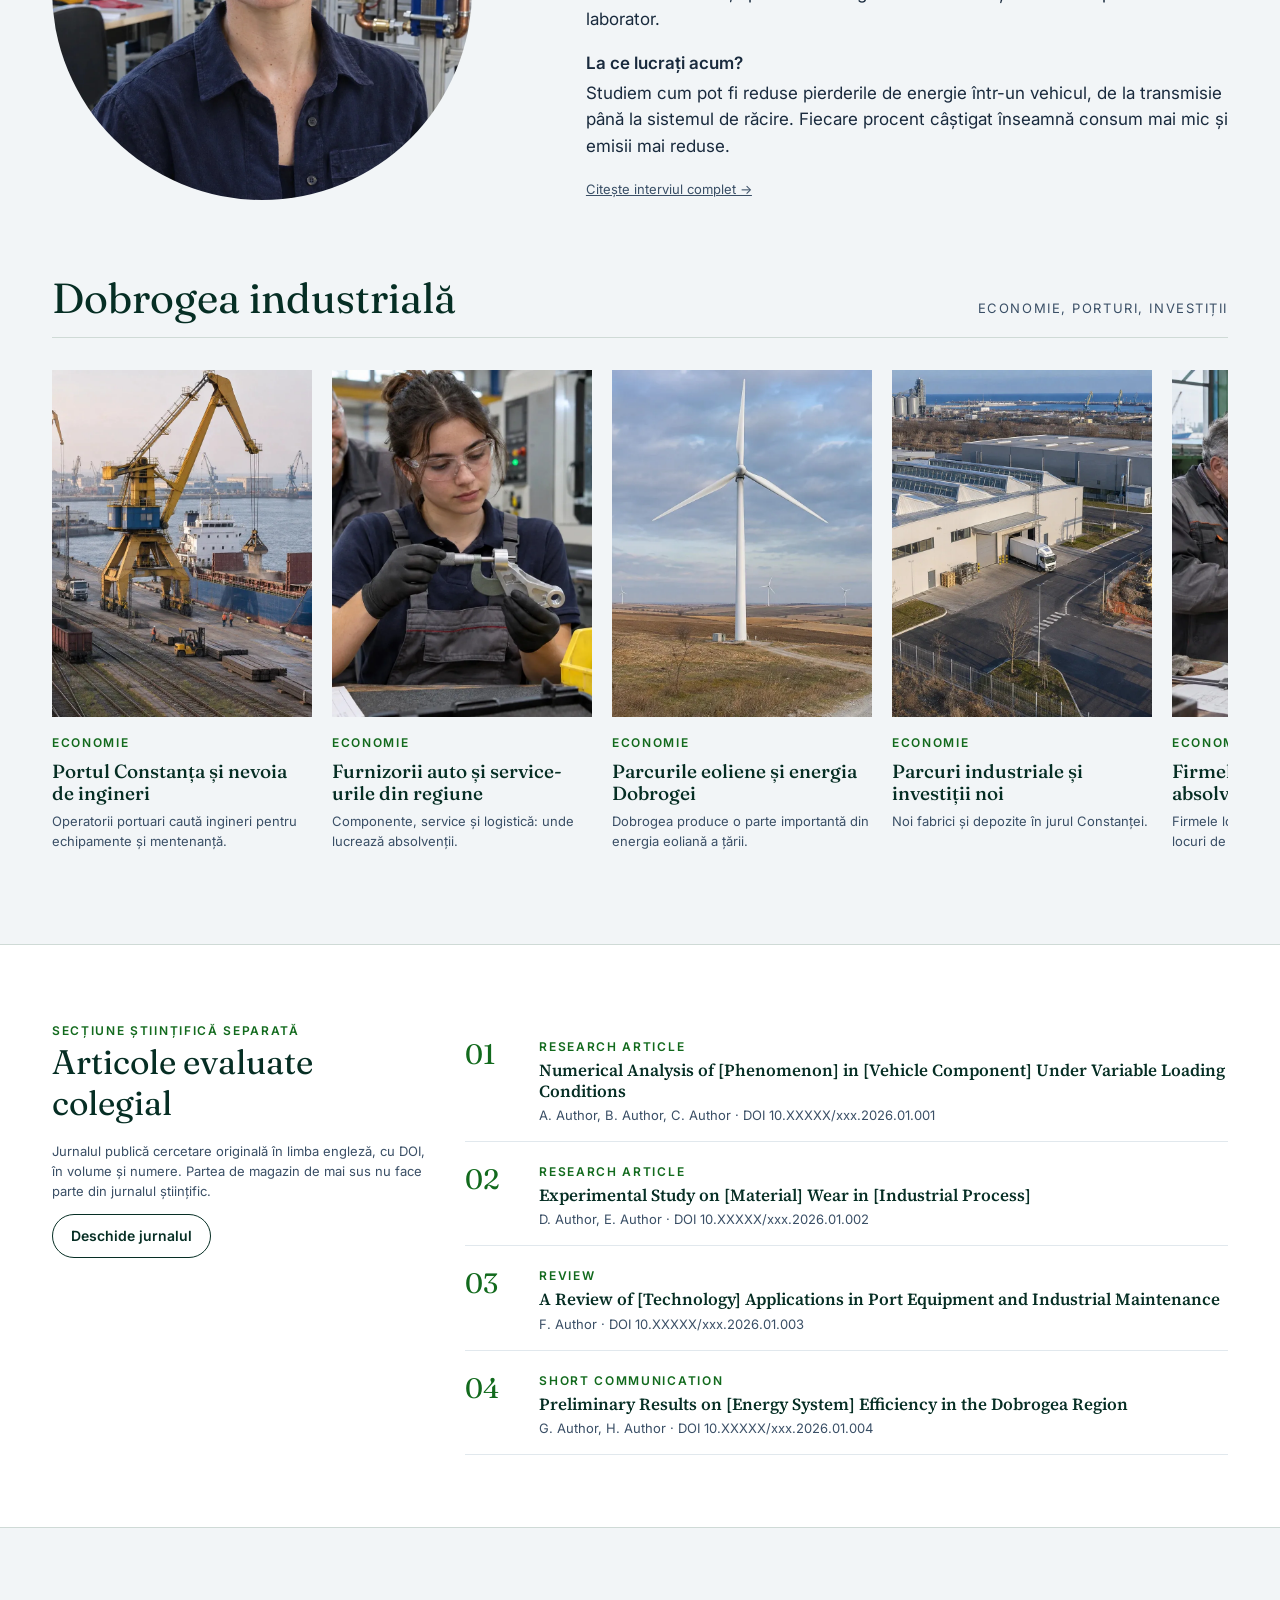
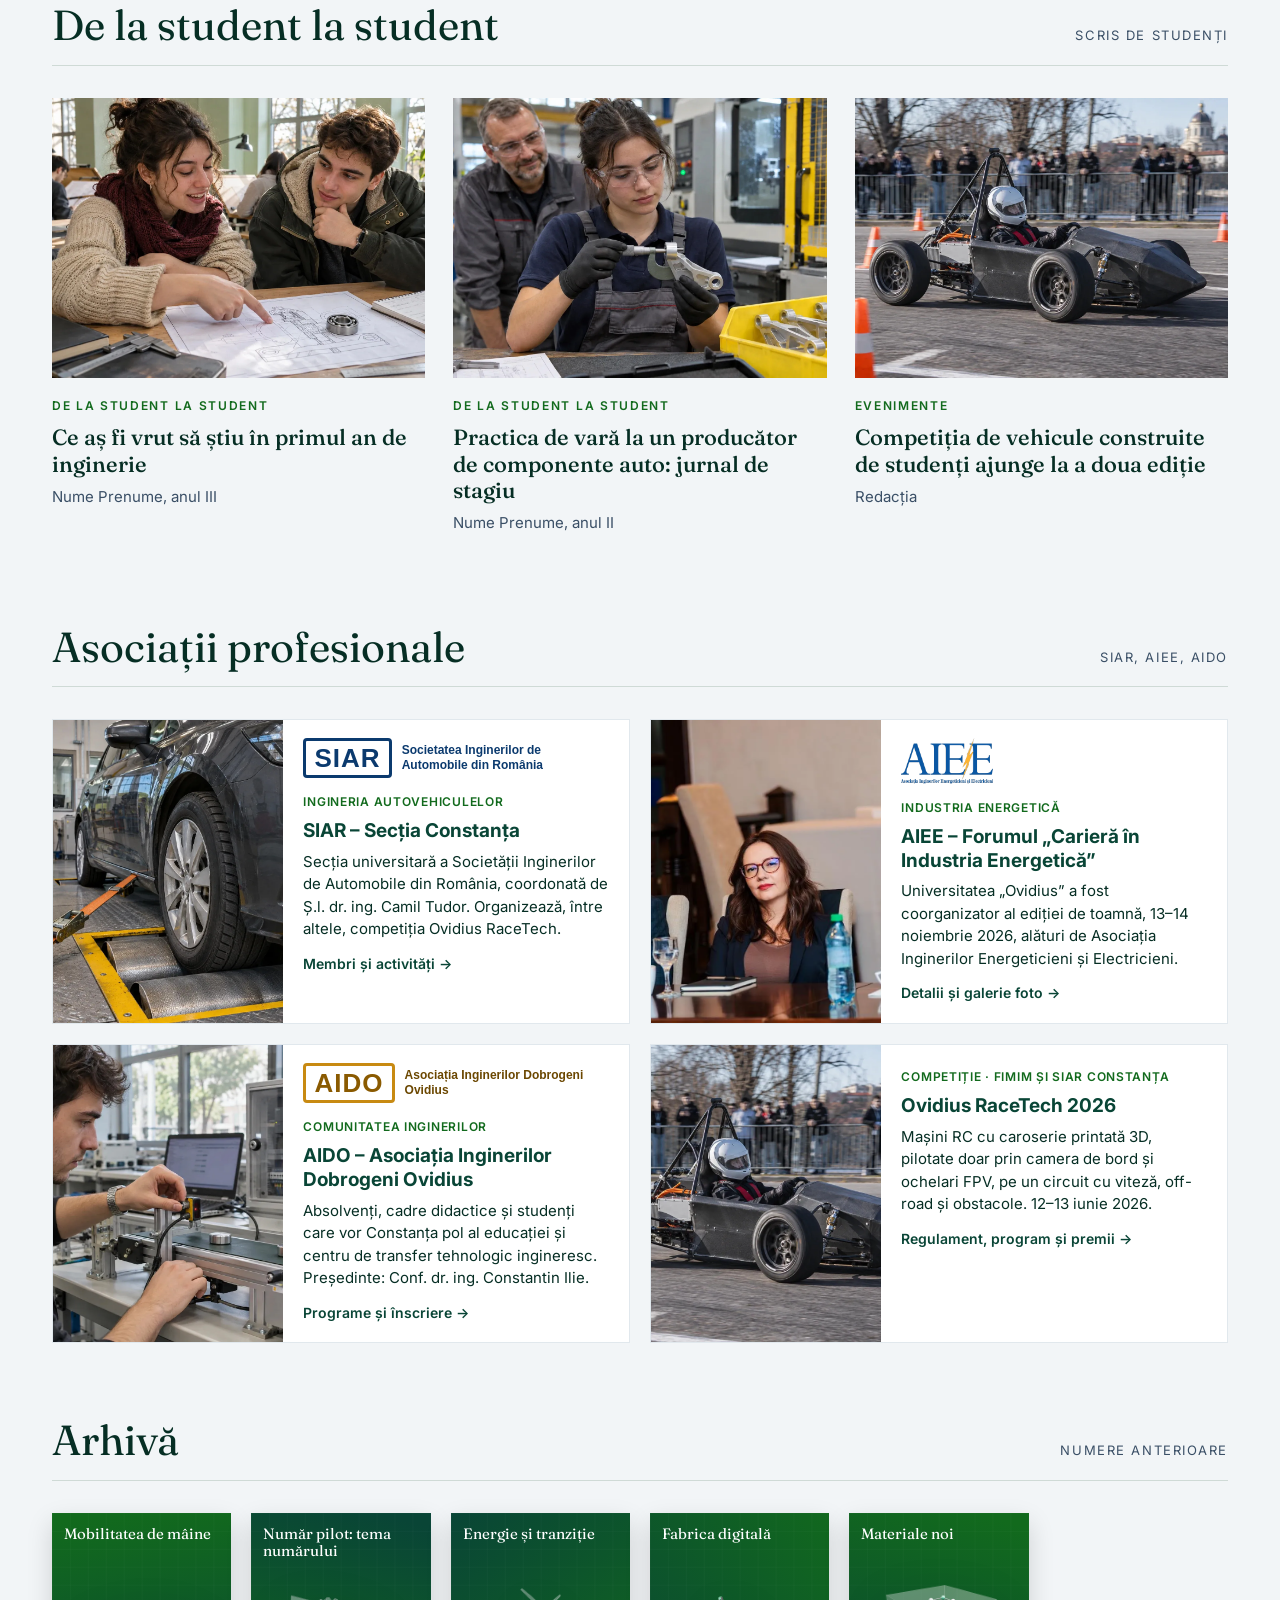
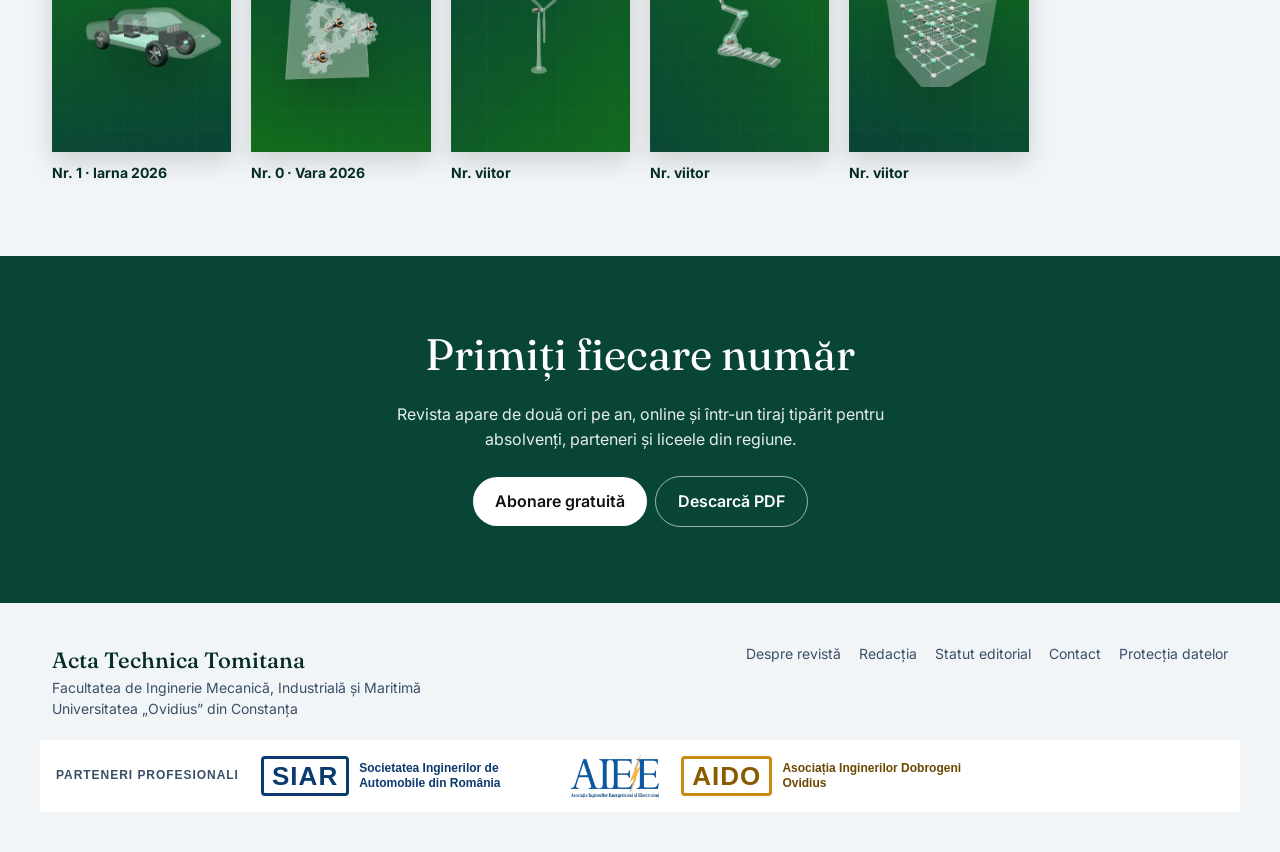
<file: format-2-magazin.html>
<!doctype html>
<html lang="ro">
<head>
<meta charset="utf-8">
<meta name="viewport" content="width=device-width, initial-scale=1">
<title>Formatul 2 · Magazin de știință</title>
<link rel="preconnect" href="https://fonts.googleapis.com">
<link rel="preconnect" href="https://fonts.gstatic.com" crossorigin>
<link href="https://fonts.googleapis.com/css2?family=Fraunces:ital,opsz,wght@0,9..144,300;0,9..144,400;0,9..144,500;1,9..144,400&family=Inter:wght@400;500;600&family=Source+Serif+4:opsz,wght@8..60,600&display=swap" rel="stylesheet">
<link rel="stylesheet" href="assets/css/base.css">
<link rel="stylesheet" href="assets/css/magazin.css">
</head>
<body>

<header class="g-antet">
  <div class="container">
    <a class="g-logo" href="#" data-acasa data-titlu></a>
    <nav class="g-meniu" aria-label="Meniu">
      <div class="g-m"><a href="#" data-acasa>Numărul curent</a><div class="g-sub"><a href="#" data-acasa>Cuprins</a><a data-p="dosar" href="#">Dosarul numărului</a><a data-p="arhiva" href="#">Numere anterioare</a></div></div>
      <div class="g-m"><a data-p="dosar" href="#">Dosar</a></div>
      <div class="g-m"><a data-p="oameni" href="#">Oameni</a><div class="g-sub"><a data-p="oameni" href="#">Portrete</a><a data-p="studenti" href="#">De la student la student</a><a data-p="opinie" href="#">Opinie</a></div></div>
      <div class="g-m"><a data-p="stiri" href="#">Facultatea</a><div class="g-sub"><a data-p="stiri" href="#">Știri FIMIM</a><a data-p="specializari" href="#">Specializări</a><a data-p="evenimente" href="#">Evenimente</a></div></div>
      <div class="g-m"><a data-p="economie" href="#">Dobrogea</a><div class="g-sub"><a data-p="economie" href="#">Economie &amp; Industrie</a><a data-p="parteneri" href="#">Parteneri industriali</a></div></div>
      <div class="g-m"><a data-p="cercetare-explicata" href="#">Cercetare</a><div class="g-sub"><a data-p="cercetare-explicata" href="#">Cercetare explicată</a><a data-p="numar-curent" href="#">Jurnal științific</a><a data-p="instructiuni-autori" href="#">Pentru autori</a><a data-p="colegiul-editorial" href="#">Colegiul editorial</a></div></div>
      <div class="g-m"><a data-p="asociatii" href="#">Asociații</a><div class="g-sub"><a data-p="siar" href="#">SIAR – Secția Constanța</a><a data-p="aiee" href="#">AIEE</a><a data-p="aido" href="#">AIDO</a><a data-p="racetech" href="#">Ovidius RaceTech</a></div></div>
      <div class="g-m"><a data-p="arhiva" href="#">Arhivă</a></div>
      <div class="g-m"><a data-p="abonare" href="#" class="g-imp">Abonare</a></div>
    </nav>
  </div>
</header>

<section class="g-coperta" id="coperta"></section>
<div data-sigle></div>

<main>
  <section class="g-sec" id="cuprins">
    <div class="container">
      <div class="g-sec-cap"><h2>În acest număr</h2><span>Nr. 1 · Iarna 2026</span></div>
      <div class="g-mozaic" id="mozaic"></div>
    </div>
  </section>

  <section class="g-sec g-dosar" id="dosar">
    <div class="container">
      <div class="g-sec-cap"><h2>Dosarul numărului</h2><span>Lectură lungă</span></div>
      <div class="g-dosar-grila">
        <div id="dosar-imagine"></div>
        <div>
          <span class="eticheta">Dosar · Mobilitatea de mâine</span>
          <h3>Mobilitatea de mâine se testează în laboratoarele din Constanța</h3>
          <p>Cum arată mobilitatea în următorii zece ani și ce rol au inginerii formați la Constanța? Am petrecut o lună în laboratoarele facultății, alături de echipele care testează vehicule, motoare și surse noi de energie.</p>
          <blockquote class="g-citat">„Un citat puternic dintr-un cercetător sau dintr-un inginer, scos în evidență ca în revistele tipărite.”</blockquote>
          <p class="meta">Text: Nume Prenume · Fotografii: Redacția · 14 min de citit</p>
          <ul>
            <li><a data-p="articol" data-id="2" href="#">Interviu: cum se testează un vehicul pe standul de probă</a><span class="meta">8 min</span></li>
            <li><a data-p="articol" data-id="6" href="#">Infografic: drumul unei piese de la proiect la fabricație</a><span class="meta">3 min</span></li>
            <li><a data-p="articol" data-id="3" href="#">Glosar: zece termeni din ingineria autovehiculelor</a><span class="meta">4 min</span></li>
          </ul>
        </div>
      </div>
    </div>
  </section>

  <section class="g-sec">
    <div class="container">
      <div class="g-sec-cap"><h2>Facultatea în cifre</h2><span>Anul universitar 2026–2027</span></div>
      <div class="g-cifre">
        <div class="g-cifra"><strong>00</strong><span>programe de studii de licență și master</span></div>
        <div class="g-cifra"><strong>000</strong><span>studenți înmatriculați</span></div>
        <div class="g-cifra"><strong>00</strong><span>laboratoare de cercetare</span></div>
        <div class="g-cifra"><strong>00</strong><span>parteneri industriali din Dobrogea</span></div>
      </div>
    </div>
  </section>

  <section class="g-sec" style="padding-top:0">
    <div class="container">
      <div class="g-sec-cap"><h2>Ce se studiază la FIMIM</h2><span>Programe de licență și master</span></div>
      <div id="specializari"></div>
    </div>
  </section>

  <section class="g-sec" id="oameni">
    <div class="container">
      <div class="g-sec-cap"><h2>Portret</h2><span>Oamenii din spatele cercetării</span></div>
      <div class="g-portret">
        <div id="portret-imagine"></div>
        <div>
          <span class="eticheta">Cercetătoare · Departamentul X</span>
          <h3>Dr. ing. Nume Prenume: „Fiecare procent de eficiență contează”</h3>
          <p class="g-intrebare">Ce v-a adus în ingineria mecanică?</p>
          <p>Curiozitatea pentru felul în care funcționează lucrurile. Am început cu motoare în atelierul familiei, apoi am ales ingineria mecanică și nu am mai plecat din laborator.</p>
          <p class="g-intrebare">La ce lucrați acum?</p>
          <p>Studiem cum pot fi reduse pierderile de energie într-un vehicul, de la transmisie până la sistemul de răcire. Fiecare procent câștigat înseamnă consum mai mic și emisii mai reduse.</p>
          <a data-p="oameni" href="#" class="meta">Citește interviul complet &rarr;</a>
        </div>
      </div>
    </div>
  </section>

  <section class="g-sec" id="dobrogea" style="padding-top:0">
    <div class="container">
      <div class="g-sec-cap"><h2>Dobrogea industrială</h2><span>Economie, porturi, investiții</span></div>
      <div class="g-banda" id="banda"></div>
    </div>
  </section>

  <section class="g-sec g-stiinta" id="stiinta">
    <div class="container g-stiinta-grila">
      <div>
        <span class="eticheta">Secțiune științifică separată</span>
        <h2>Articole evaluate colegial</h2>
        <p class="meta">Jurnalul publică cercetare originală în limba engleză, cu DOI, în volume și numere. Partea de magazin de mai sus nu face parte din jurnalul științific.</p>
        <a class="btn" data-p="numar-curent" href="#">Deschide jurnalul</a>
      </div>
      <div id="articole"></div>
    </div>
  </section>

  <section class="g-sec">
    <div class="container">
      <div class="g-sec-cap"><h2>De la student la student</h2><span>Scris de studenți</span></div>
      <div class="g-trei" id="studenti"></div>
    </div>
  </section>

  <section class="g-sec" id="asociatii-sec" style="padding-top:0">
    <div class="container">
      <div class="g-sec-cap"><h2>Asociații profesionale</h2><span>SIAR, AIEE, AIDO</span></div>
      <div id="asociatii"></div>
    </div>
  </section>

  <section class="g-sec" id="arhiva" style="padding-top:0">
    <div class="container">
      <div class="g-sec-cap"><h2>Arhivă</h2><span>Numere anterioare</span></div>
      <div class="g-arhiva" id="arhiva-grila"></div>
    </div>
  </section>

  <section class="g-sec g-abonare" id="abonare">
    <div class="container">
      <h2>Primiți fiecare număr</h2>
      <p>Revista apare de două ori pe an, online și într-un tiraj tipărit pentru absolvenți, parteneri și liceele din regiune.</p>
      <a class="btn" data-p="abonare" href="#">Abonare gratuită</a><a class="btn contur" data-p="arhiva" href="#">Descarcă PDF</a>
    </div>
  </section>
</main>

<footer class="g-subsol">
  <div class="container">
    <div><strong data-titlu></strong><span data-facultate></span><br><span data-universitate></span></div>
    <nav><a data-p="despre" href="#">Despre revistă</a><a data-p="redactia" href="#">Redacția</a><a data-p="statut" href="#">Statut editorial</a><a data-p="contact" href="#">Contact</a><a data-p="confidentialitate" href="#">Protecția datelor</a></nav>
  </div>
</footer>

<script src="assets/js/data.js"></script>
<script src="assets/js/app.js"></script>
<script>
(function () {
  var A = window.APP, R = A.R, e = A.esc, m = R.magazin;
  A.bara("magazin");
  
  document.getElementById("coperta").innerHTML = A.imagine(7, "Coperta numărului", "coperta-autobuz-electric") +
    '<div class="container"><div class="g-numar"><b>Nr. 1</b><span>Iarna 2026</span><span>Dosar: Mobilitatea de mâine</span></div>' +
    "<h1>Mobilitatea de mâine</h1><p>Cum lucrează inginerii din Constanța la vehicule mai eficiente, energie curată și fabricație digitală.</p>" +
    '<a class="btn" href="' + A.link("dosar") + '">Citește dosarul</a></div>';

  document.getElementById("specializari").innerHTML = A.specializari();
  var cuprins = [
    { titlu: "Eficiența energetică a autovehiculelor: ce măsoară standurile de probă", sapou: R.cercetareExplicata[0].sapou, rubrica: "Cercetare", tema: 3, ref: R.cercetareExplicata[0] },
    { titlu: R.cercetareExplicata[1].titlu, sapou: R.cercetareExplicata[1].sapou, rubrica: "Materiale", tema: 8, ref: R.cercetareExplicata[1] },
    { titlu: R.cercetareExplicata[2].titlu, sapou: R.cercetareExplicata[2].sapou, rubrica: "Automatizare", tema: 9, ref: R.cercetareExplicata[2] },
    { titlu: m[2].titlu, sapou: m[2].sapou, rubrica: A.rubrica(m[2].rubrica), tema: m[2].tema, ref: m[2] },
    { titlu: m[3].titlu, sapou: m[3].sapou, rubrica: A.rubrica(m[3].rubrica), tema: m[3].tema, ref: m[3] },
    { titlu: m[0].titlu, sapou: m[0].sapou, rubrica: A.rubrica(m[0].rubrica), tema: 1, ref: m[0] }
  ];
  document.getElementById("mozaic").innerHTML = cuprins.map(function (a) {
    return '<article class="g-item"><a href="' + A.href(a.ref) + '">' + A.imagine(a.tema, a.titlu, a.ref && a.ref.foto) + '<span class="eticheta">' + e(a.rubrica) + "</span><h3>" + e(a.titlu) + "</h3><p>" + e(a.sapou) + "</p></a></article>";
  }).join("");

  document.getElementById("dosar-imagine").innerHTML = A.imagine(7, "Imagine dosar", "propulsie-electrica");
  document.getElementById("portret-imagine").innerHTML = A.imagine(8, "Portret", "portret-doctoranda");

  var dobrogea = [
    { foto: "port-cariere", id: 1, t: "Portul Constanța și nevoia de ingineri", s: "Operatorii portuari caută ingineri pentru echipamente și mentenanță." , tema: 2 },
    { foto: "practica-componente-auto", id: 8, t: "Furnizorii auto și service-urile din regiune", s: "Componente, service și logistică: unde lucrează absolvenții.", tema: 7 },
    { foto: "parcuri-eoliene", id: 1, t: "Parcurile eoliene și energia Dobrogei", s: "Dobrogea produce o parte importantă din energia eoliană a țării.", tema: 1 },
    { foto: "parc-industrial", id: 1, t: "Parcuri industriale și investiții noi", s: "Noi fabrici și depozite în jurul Constanței.", tema: 9 },
    { foto: "imm-atelier", id: 5, t: "Firmele mici care angajează absolvenți", s: "Firmele locale care oferă stagii și primele locuri de muncă.", tema: 3 }
  ];
  document.getElementById("banda").innerHTML = dobrogea.map(function (a) {
    return '<a href="' + A.href(m[a.id]) + '" style="text-decoration:none">' + A.imagine(a.tema, a.t, a.foto) + '<span class="eticheta">Economie</span><h4>' + e(a.t) + '</h4><p class="meta">' + e(a.s) + "</p></a>";
  }).join("");

  document.getElementById("articole").innerHTML = R.cercetare.map(function (a, i) {
    return '<div class="g-art"><span class="nr">0' + (i + 1) + '</span><div><span class="eticheta">' + e(a.tip) + '</span><h4><a href="' + A.href(a) + '" style="text-decoration:none">' + e(a.titlu) + '</a></h4><div class="meta">' + e(a.autori) + " · DOI " + e(a.doi) + "</div></div></div>";
  }).join("");

  document.getElementById("studenti").innerHTML = [m[4], m[8], m[7]].map(function (a) {
    return '<article class="g-item"><a href="' + A.href(a) + '">' + A.imagine(a.tema, a.titlu, a.foto) + '<span class="eticheta">' + e(A.rubrica(a.rubrica)) + "</span><h3>" + e(a.titlu) + '</h3><p class="meta">' + e(a.autor) + "</p></a></article>";
  }).join("");

  var numere = [["Nr. 1 · Iarna 2026", "Mobilitatea de mâine", 7], ["Nr. 0 · Vara 2026", "Număr pilot: tema numărului", 3], ["Nr. viitor", "Energie și tranziție", 1], ["Nr. viitor", "Fabrica digitală", 9], ["Nr. viitor", "Materiale noi", 8]];
  document.getElementById("arhiva-grila").innerHTML = numere.map(function (n) {
    return '<a href="' + A.link("arhiva") + '" class="g-coperta-mica">' + A.imagine(n[2], n[1]).replace('class="imagine"', 'class="imagine" data-t="' + e(n[1]) + '"') + "<b>" + e(n[0]) + "</b></a>";
  }).join("");
  document.getElementById("asociatii").innerHTML = A.asociatii();
  A.completeaza();
})();
</script>
</body>
</html>
</file>
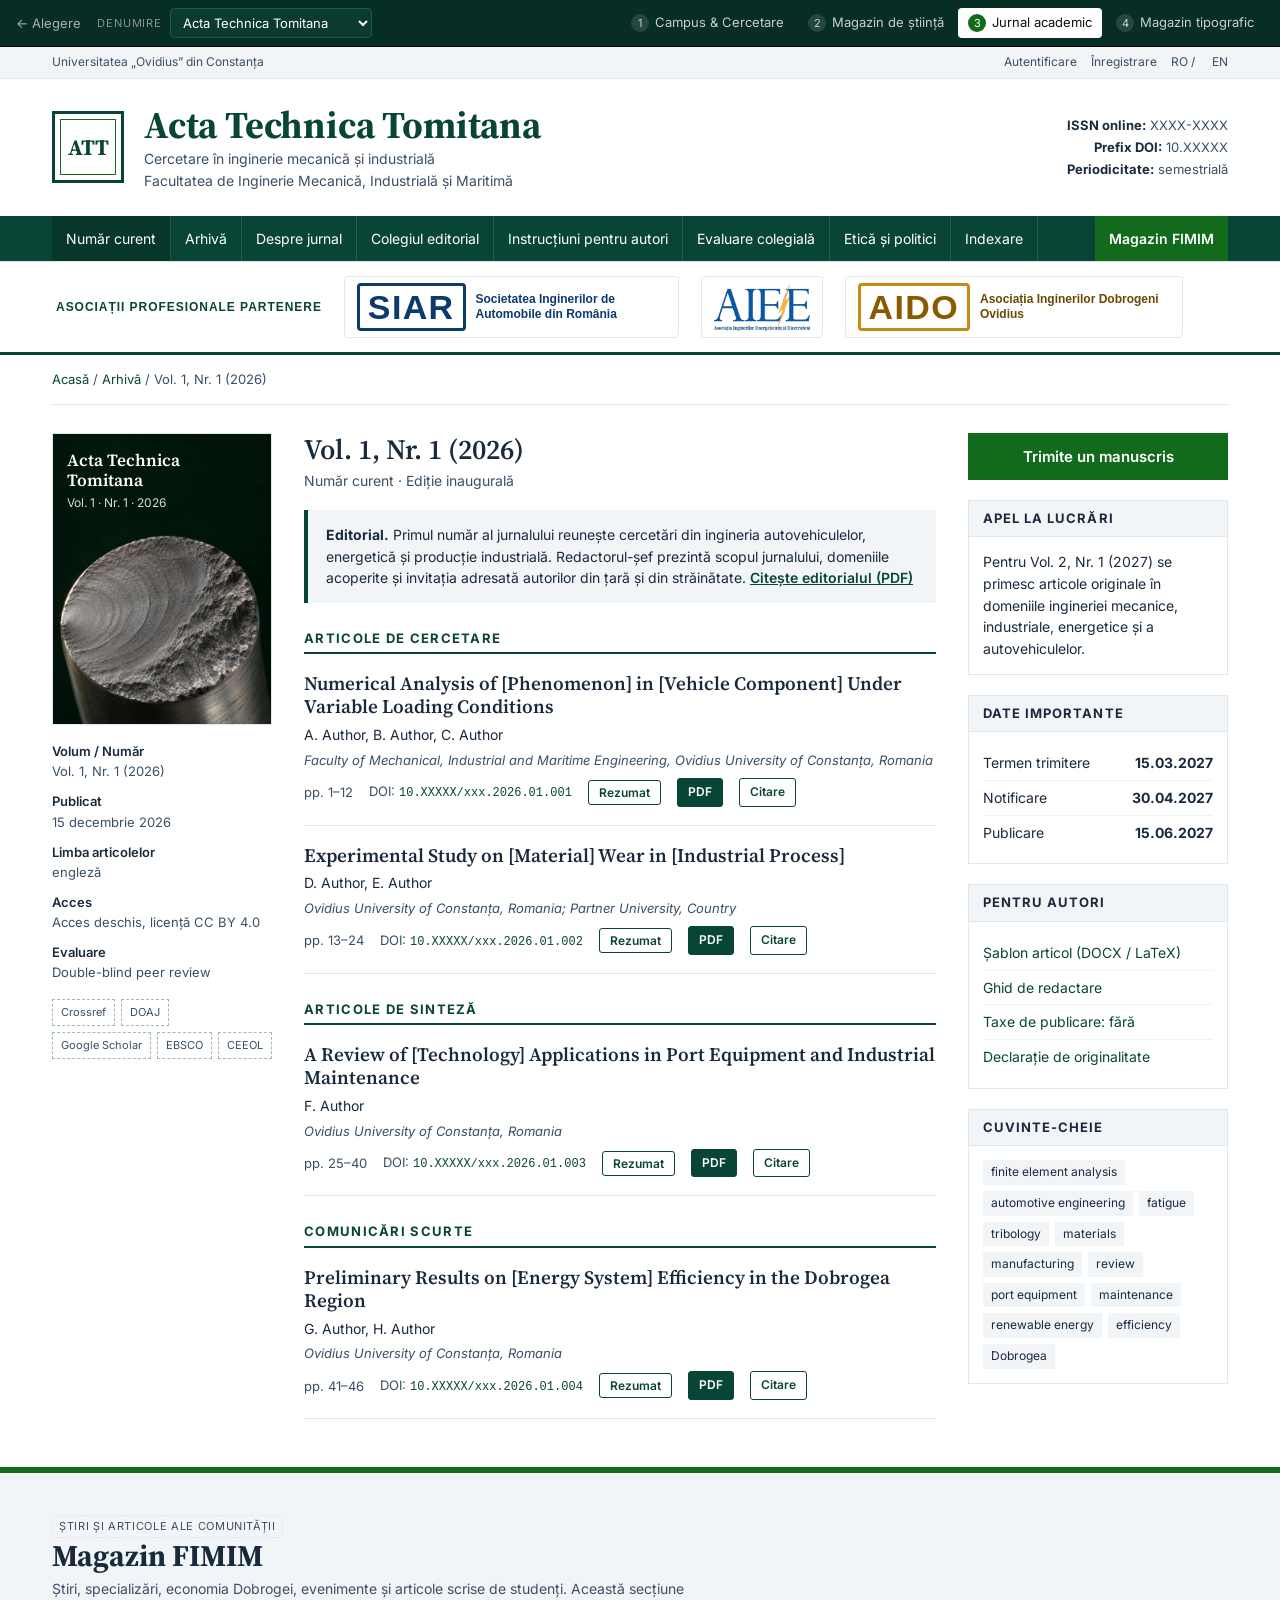
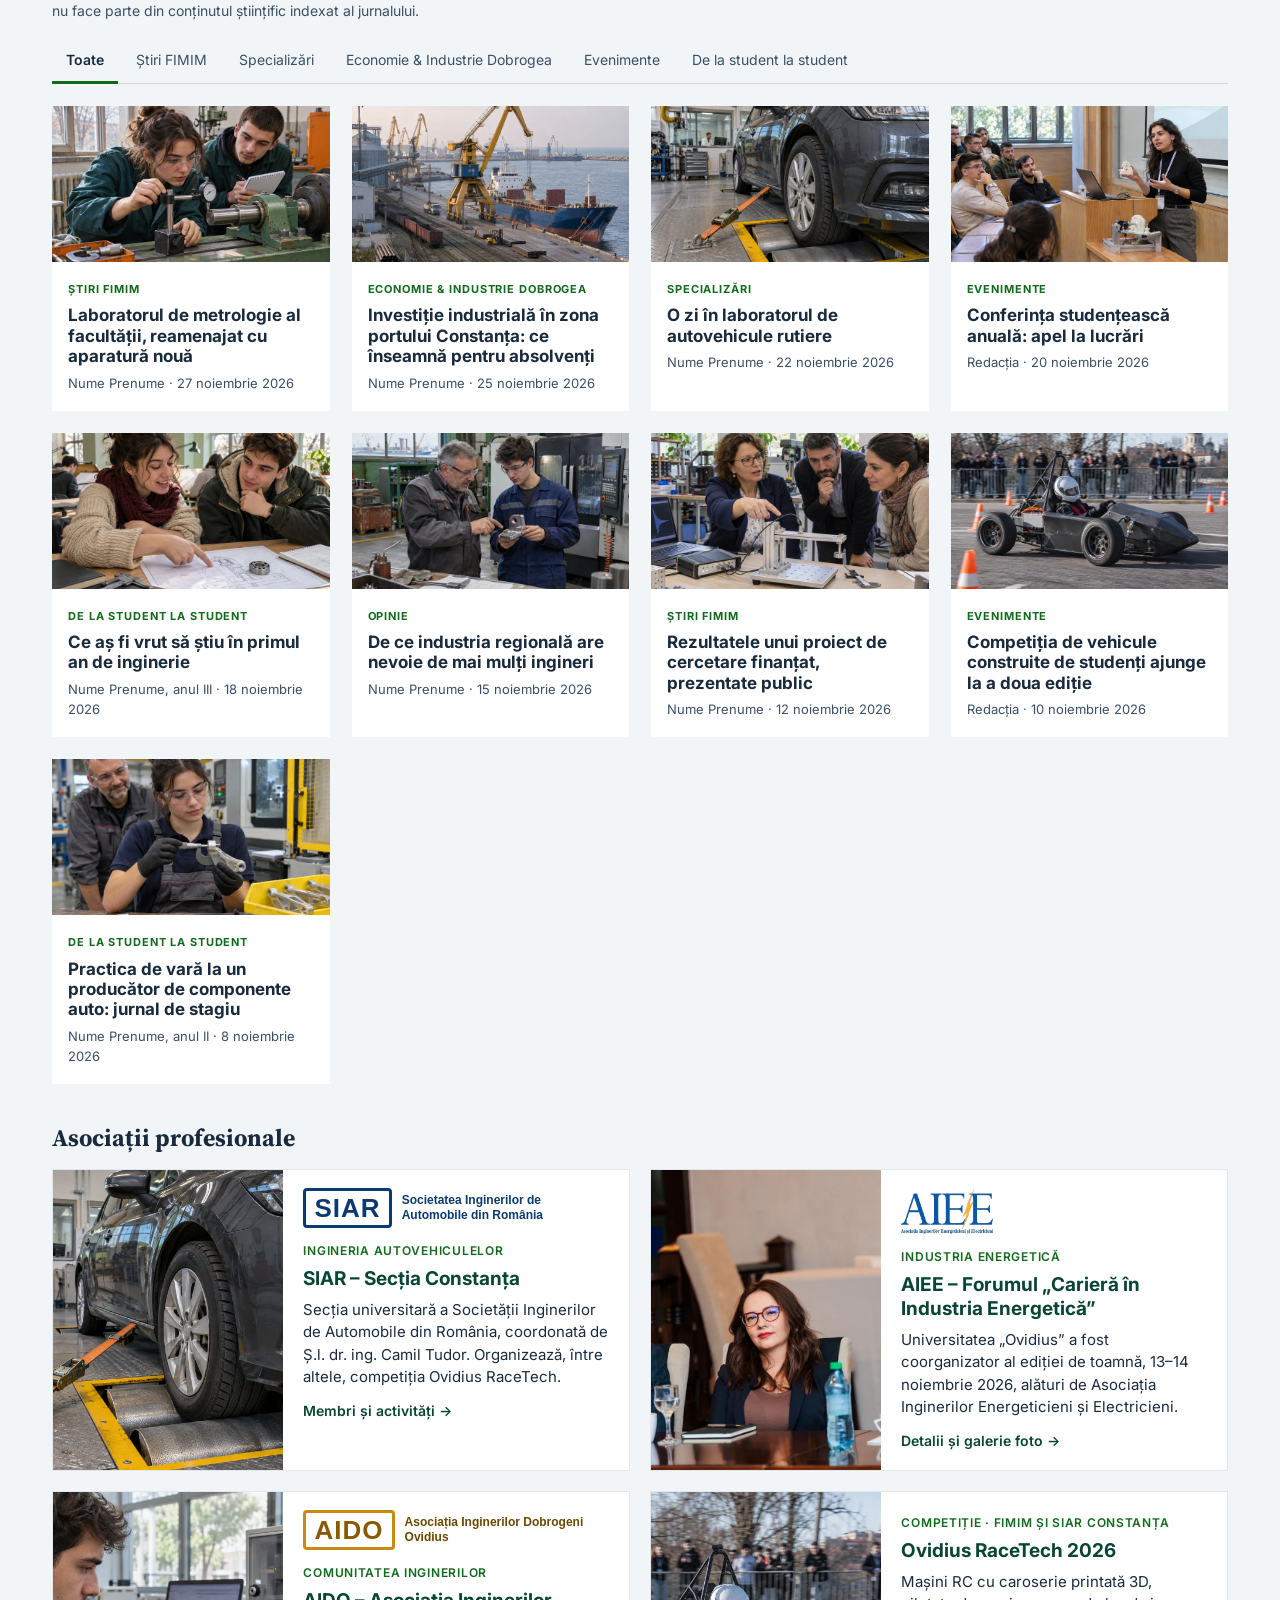
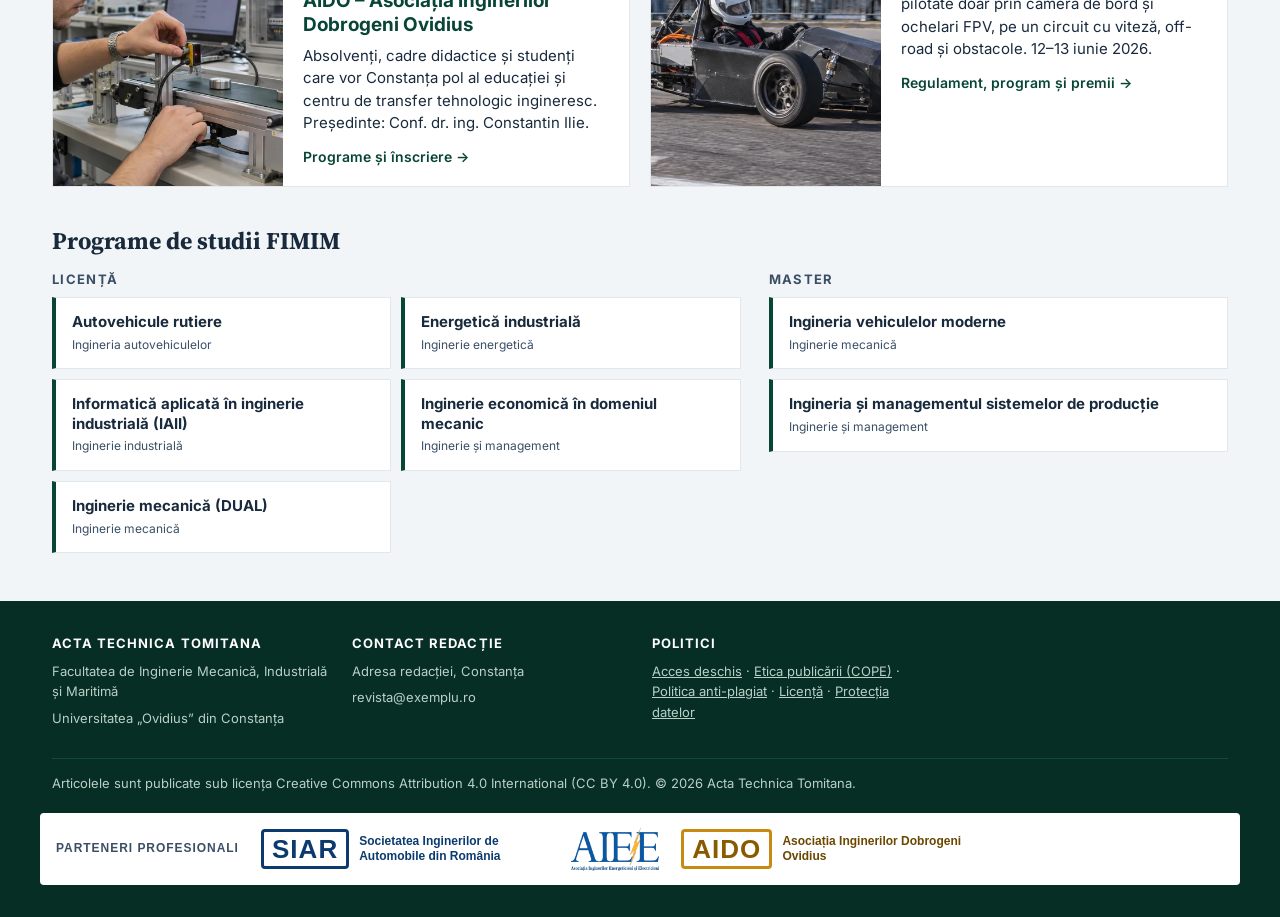
<file: format-3-academic.html>
<!doctype html>
<html lang="ro">
<head>
<meta charset="utf-8">
<meta name="viewport" content="width=device-width, initial-scale=1">
<title>Formatul 3 · Jurnal academic</title>
<link rel="preconnect" href="https://fonts.googleapis.com">
<link rel="preconnect" href="https://fonts.gstatic.com" crossorigin>
<link href="https://fonts.googleapis.com/css2?family=Inter:wght@400;500;600;700&family=Source+Serif+4:opsz,wght@8..60,400;8..60,600;8..60,700&display=swap" rel="stylesheet">
<link rel="stylesheet" href="assets/css/base.css">
<link rel="stylesheet" href="assets/css/academic.css">
</head>
<body>

<div class="a-sus">
  <div class="container">
    <span data-universitate></span>
    <span><a data-p="trimitere" href="#">Autentificare</a><a data-p="trimitere" href="#">Înregistrare</a><a href="#">RO</a> / <a href="#">EN</a></span>
  </div>
</div>

<header class="a-antet">
  <div class="container">
    <div class="a-sigla" data-scurt></div>
    <div>
      <h1 data-titlu></h1>
      <div class="sub"><span data-motto></span><br><span data-facultate></span></div>
    </div>
    <div class="issn">
      <div><b>ISSN online:</b> XXXX-XXXX</div>
      <div><b>Prefix DOI:</b> 10.XXXXX</div>
      <div><b>Periodicitate:</b> semestrială</div>
    </div>
  </div>
</header>

<nav class="a-nav" aria-label="Navigare jurnal">
  <div class="container">
    <div class="a-m"><a href="#" data-acasa class="activ">Număr curent</a></div>
    <div class="a-m"><a data-p="arhiva-jurnal" href="#">Arhivă</a></div>
    <div class="a-m"><a data-p="despre-jurnal" href="#">Despre jurnal</a><div class="a-sub"><a data-p="despre-jurnal" href="#">Prezentare</a><a data-p="scop" href="#">Scop și domenii</a><a data-p="acces-deschis" href="#">Acces deschis</a><a data-p="indexare" href="#">Indexare</a><a data-p="contact" href="#">Contact</a></div></div>
    <div class="a-m"><a data-p="colegiul-editorial" href="#">Colegiul editorial</a></div>
    <div class="a-m"><a data-p="instructiuni-autori" href="#">Instrucțiuni pentru autori</a><div class="a-sub"><a data-p="instructiuni-autori" href="#">Instrucțiuni generale</a><a data-p="ghid-redactare" href="#">Ghid de redactare</a><a data-p="sablon" href="#">Șablon articol</a><a data-p="trimitere" href="#">Trimiterea manuscrisului</a><a data-p="taxe" href="#">Taxe de publicare</a><a data-p="declaratie" href="#">Declarație de originalitate</a></div></div>
    <div class="a-m"><a data-p="evaluare" href="#">Evaluare colegială</a></div>
    <div class="a-m"><a data-p="etica" href="#">Etică și politici</a><div class="a-sub"><a data-p="etica" href="#">Etica publicării (COPE)</a><a data-p="anti-plagiat" href="#">Politica anti-plagiat</a><a data-p="licenta" href="#">Licență și drepturi de autor</a><a data-p="acces-deschis" href="#">Acces deschis și arhivare</a></div></div>
    <div class="a-m"><a data-p="indexare" href="#">Indexare</a></div>
    <div class="a-m magazin"><a data-p="stiri" href="#">Magazin FIMIM</a><div class="a-sub dreapta"><a data-p="stiri" href="#">Știri FIMIM</a><a data-p="specializari" href="#">Specializări</a><a data-p="economie" href="#">Economie &amp; Industrie</a><a data-p="evenimente" href="#">Evenimente</a><a data-p="studenti" href="#">De la student la student</a><a data-p="cercetare-explicata" href="#">Cercetare explicată</a><a data-p="siar" href="#">SIAR – Secția Constanța</a><a data-p="aiee" href="#">AIEE</a><a data-p="aido" href="#">AIDO</a><a data-p="racetech" href="#">Ovidius RaceTech</a></div></div>
  </div>
</nav>

<div data-sigle></div>
<div class="container">
  <div class="a-fir"><a href="#" data-acasa>Acasă</a> / <a data-p="arhiva-jurnal" href="#">Arhivă</a> / Vol. 1, Nr. 1 (2026)</div>

  <div class="a-corp">
    <aside>
      <div class="a-coperta" id="coperta"></div>
      <dl class="a-info">
        <dt>Volum / Număr</dt><dd>Vol. 1, Nr. 1 (2026)</dd>
        <dt>Publicat</dt><dd>15 decembrie 2026</dd>
        <dt>Limba articolelor</dt><dd>engleză</dd>
        <dt>Acces</dt><dd>Acces deschis, licență CC BY 4.0</dd>
        <dt>Evaluare</dt><dd>Double-blind peer review</dd>
      </dl>
      <div class="a-insigne" aria-label="Indexare">
        <span>Crossref</span><span>DOAJ</span><span>Google Scholar</span><span>EBSCO</span><span>CEEOL</span>
      </div>
    </aside>

    <main class="a-principal">
      <h2>Vol. 1, Nr. 1 (2026)</h2>
      <div class="publicat">Număr curent · Ediție inaugurală</div>
      <div class="a-editorial">
        <strong>Editorial.</strong> Primul număr al jurnalului reunește cercetări din ingineria autovehiculelor, energetică și producție industrială. Redactorul-șef prezintă scopul jurnalului, domeniile acoperite și invitația adresată autorilor din țară și din străinătate. <a data-p="despre-jurnal" href="#">Citește editorialul (PDF)</a>
      </div>
      <div id="cuprins"></div>
    </main>

    <aside class="a-lateral">
      <a class="trimite" data-p="trimitere" href="#">Trimite un manuscris</a>
      <div class="bloc"><h4>Apel la lucrări</h4><div class="in">Pentru Vol. 2, Nr. 1 (2027) se primesc articole originale în domeniile ingineriei mecanice, industriale, energetice și a autovehiculelor.</div></div>
      <div class="bloc"><h4>Date importante</h4><div class="in"><ul class="a-date">
        <li><span>Termen trimitere</span><b>15.03.2027</b></li>
        <li><span>Notificare</span><b>30.04.2027</b></li>
        <li><span>Publicare</span><b>15.06.2027</b></li>
      </ul></div></div>
      <div class="bloc"><h4>Pentru autori</h4><div class="in"><ul>
        <li><a data-p="sablon" href="#">Șablon articol (DOCX / LaTeX)</a></li>
        <li><a data-p="ghid-redactare" href="#">Ghid de redactare</a></li>
        <li><a data-p="taxe" href="#">Taxe de publicare: fără</a></li>
        <li><a data-p="declaratie" href="#">Declarație de originalitate</a></li>
      </ul></div></div>
      <div class="bloc"><h4>Cuvinte-cheie</h4><div class="in a-nori" id="nori"></div></div>
    </aside>
  </div>
</div>

<section class="a-magazin" id="magazin">
  <div class="container">
    <div class="a-magazin-cap">
      <div>
        <span class="eticheta-placeholder">Știri și articole ale comunității</span>
        <h2>Magazin FIMIM</h2>
        <p>Știri, specializări, economia Dobrogei, evenimente și articole scrise de studenți. Această secțiune nu face parte din conținutul științific indexat al jurnalului.</p>
      </div>
    </div>
    <div class="a-taburi" role="tablist" id="taburi"></div>
    <div class="a-mgrila" id="mgrila" role="tabpanel"></div>
    <h2 class="serif" style="font-size:24px;margin:40px 0 16px">Asociații profesionale</h2>
    <div id="asociatii"></div>
    <h2 class="serif" style="font-size:24px;margin:40px 0 16px">Programe de studii FIMIM</h2>
    <div id="specializari"></div>
  </div>
</section>

<footer class="a-subsol">
  <div class="container">
    <div class="grila">
      <div><h5 data-titlu></h5><p data-facultate></p><p data-universitate></p></div>
      <div><h5>Contact redacție</h5><p>Adresa redacției, Constanța</p><p>revista@exemplu.ro</p></div>
      <div><h5>Politici</h5><p><a data-p="acces-deschis" href="#">Acces deschis</a> · <a data-p="etica" href="#">Etica publicării (COPE)</a> · <a data-p="anti-plagiat" href="#">Politica anti-plagiat</a> · <a data-p="licenta" href="#">Licență</a> · <a data-p="confidentialitate" href="#">Protecția datelor</a></p></div>
    </div>
    <div class="licenta">Articolele sunt publicate sub licența Creative Commons Attribution 4.0 International (CC BY 4.0). &copy; <span data-an></span> <span data-titlu></span>.</div>
  </div>
</footer>

<script src="assets/js/data.js"></script>
<script src="assets/js/app.js"></script>
<script>
(function () {
  var A = window.APP, R = A.R, e = A.esc;
  A.bara("academic");

  document.getElementById("coperta").innerHTML = A.imagine(3, "Coperta numărului", "coperta-ruptura-oboseala").replace("</div>",
    '<span class="eticheta-cop">' + e(A.D.titlu) + "<small>Vol. 1 · Nr. 1 · 2026</small></span></div>");

  var grupe = { "Research Article": "Articole de cercetare", "Review": "Articole de sinteză", "Short Communication": "Comunicări scurte" };
  var html = "";
  Object.keys(grupe).forEach(function (tip) {
    var lista = R.cercetare.filter(function (a) { return a.tip === tip; });
    if (!lista.length) return;
    html += '<h3 class="a-sectiune-titlu">' + grupe[tip] + "</h3>";
    lista.forEach(function (a) {
      var i = R.cercetare.indexOf(a);
      html += '<article class="a-art"><h3><a href="' + A.href(a) + '">' + e(a.titlu) + '</a></h3>' +
        '<div class="a-autori">' + e(a.autori) + '</div><div class="a-afil">' + e(a.afiliere) + "</div>" +
        '<div class="a-rand"><span>pp. ' + e(a.pagini) + "</span><span>DOI: <code>" + e(a.doi) + "</code></span>" +
        '<button class="a-btn" aria-expanded="false" aria-controls="rez' + i + '">Rezumat</button><a class="a-btn plin" href="' + A.href(a) + '">PDF</a><a class="a-btn" href="' + A.href(a) + '">Citare</a></div>' +
        '<div class="a-rezumat" id="rez' + i + '" hidden><strong>Abstract</strong><p>' + e(a.rezumat) + '</p><div class="kw"><b>Keywords:</b> ' + a.cuvinte.map(e).join("; ") + "</div></div></article>";
    });
  });
  document.getElementById("cuprins").innerHTML = html;
  document.querySelectorAll(".a-art button").forEach(function (b) {
    b.addEventListener("click", function () {
      var r = document.getElementById(b.getAttribute("aria-controls"));
      r.hidden = !r.hidden;
      b.setAttribute("aria-expanded", String(!r.hidden));
    });
  });

  document.getElementById("specializari").innerHTML = A.specializari();
  var kw = [];
  R.cercetare.forEach(function (a) { a.cuvinte.forEach(function (k) { if (kw.indexOf(k) < 0) kw.push(k); }); });
  document.getElementById("nori").innerHTML = kw.map(function (k) { return '<a href="' + A.link("numar-curent") + '">' + e(k) + "</a>"; }).join("");

  var rub = ["toate", "fimim", "specializari", "economie", "evenimente", "studenti"];
  var tb = document.getElementById("taburi");
  tb.innerHTML = rub.map(function (r, i) {
    return '<button role="tab" data-r="' + r + '" aria-selected="' + (i === 0) + '">' + (r === "toate" ? "Toate" : e(A.rubrica(r))) + "</button>";
  }).join("");
  function arata(r) {
    var l = R.magazin.filter(function (a) { return r === "toate" || a.rubrica === r; });
    document.getElementById("mgrila").innerHTML = l.length ? l.map(function (a) {
      return '<a class="a-mcard" href="' + A.href(a) + '">' + A.imagine(a.tema, a.titlu, a.foto) + '<div class="t"><span class="r">' + e(A.rubrica(a.rubrica)) + "</span><h3>" + e(a.titlu) + "</h3><p>" + e(a.autor) + " · " + e(a.data) + "</p></div></a>";
    }).join("") : '<p class="a-gol">Niciun articol în această rubrică.</p>';
  }
  tb.addEventListener("click", function (ev) {
    var b = ev.target.closest("button"); if (!b) return;
    tb.querySelectorAll("button").forEach(function (x) { x.setAttribute("aria-selected", String(x === b)); });
    arata(b.dataset.r);
  });
  arata("toate");
  document.getElementById("asociatii").innerHTML = A.asociatii();
  A.completeaza();
})();
</script>
</body>
</html>
</file>
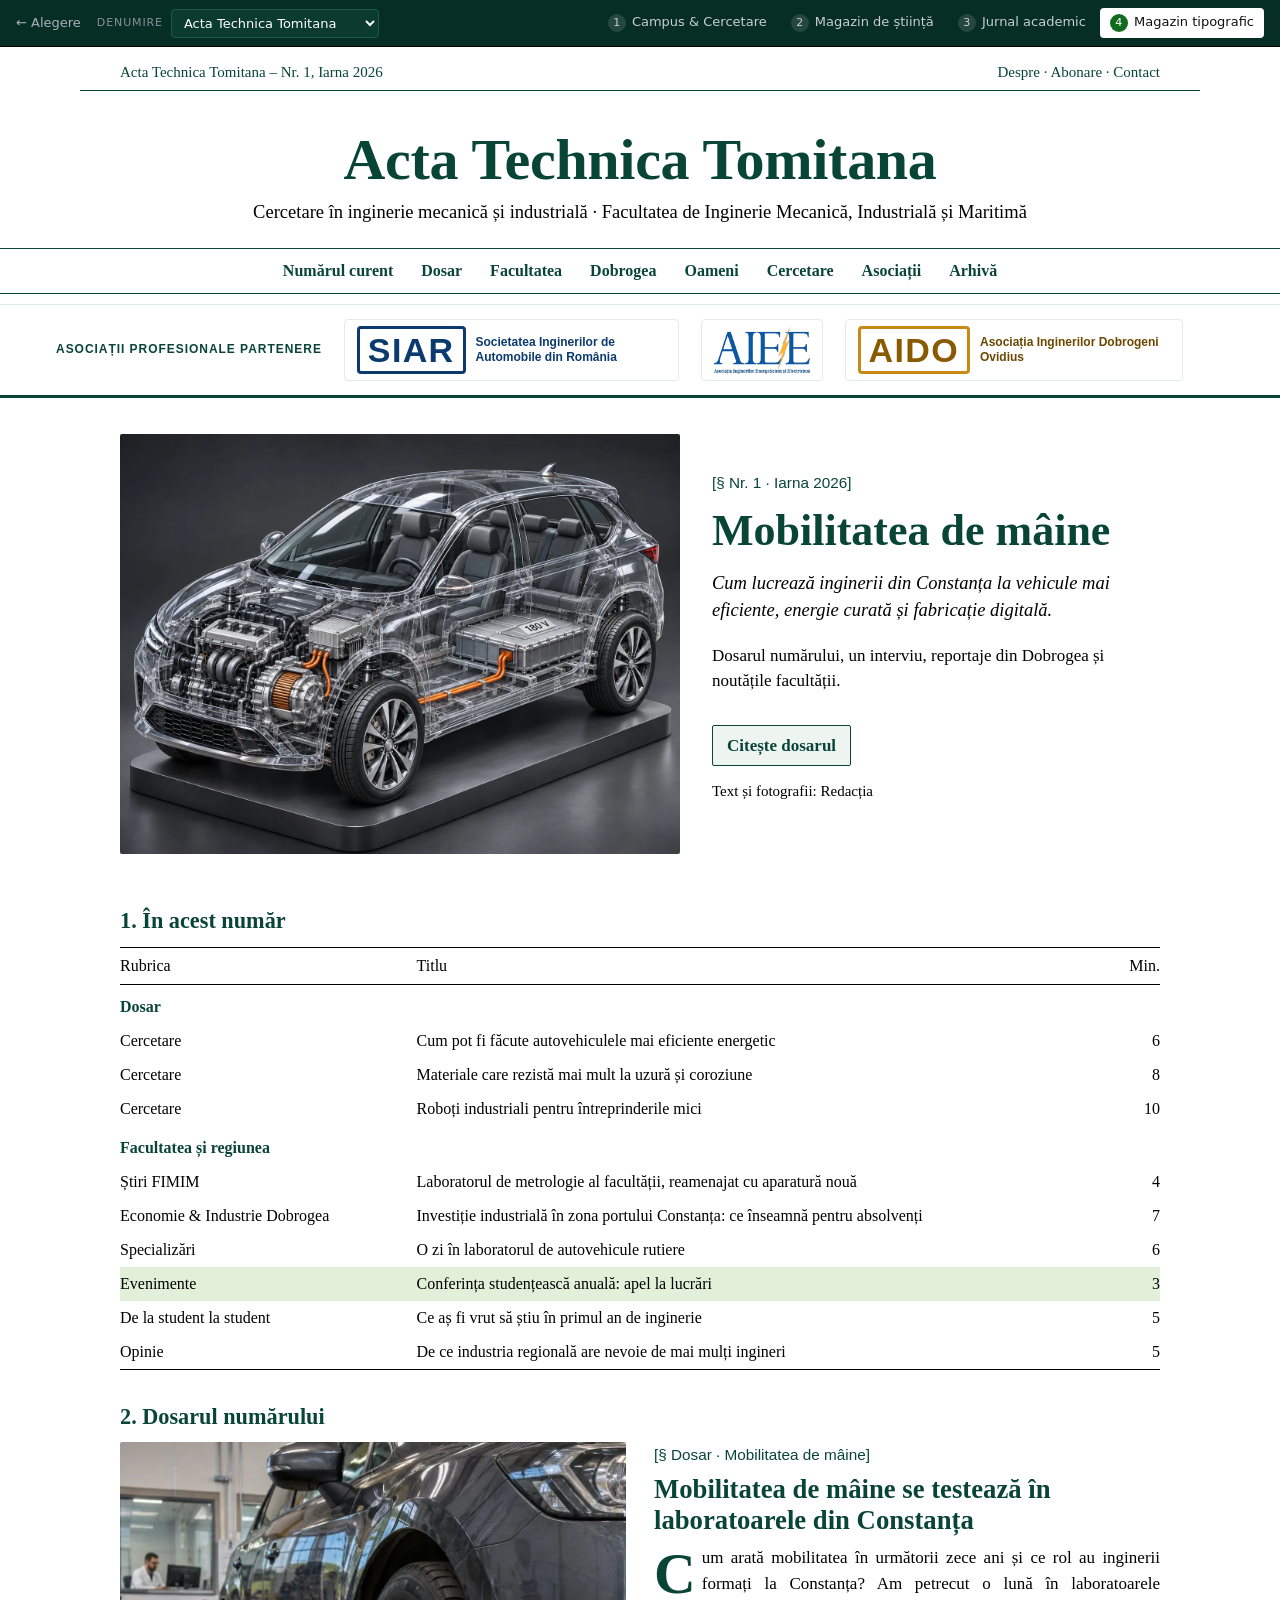
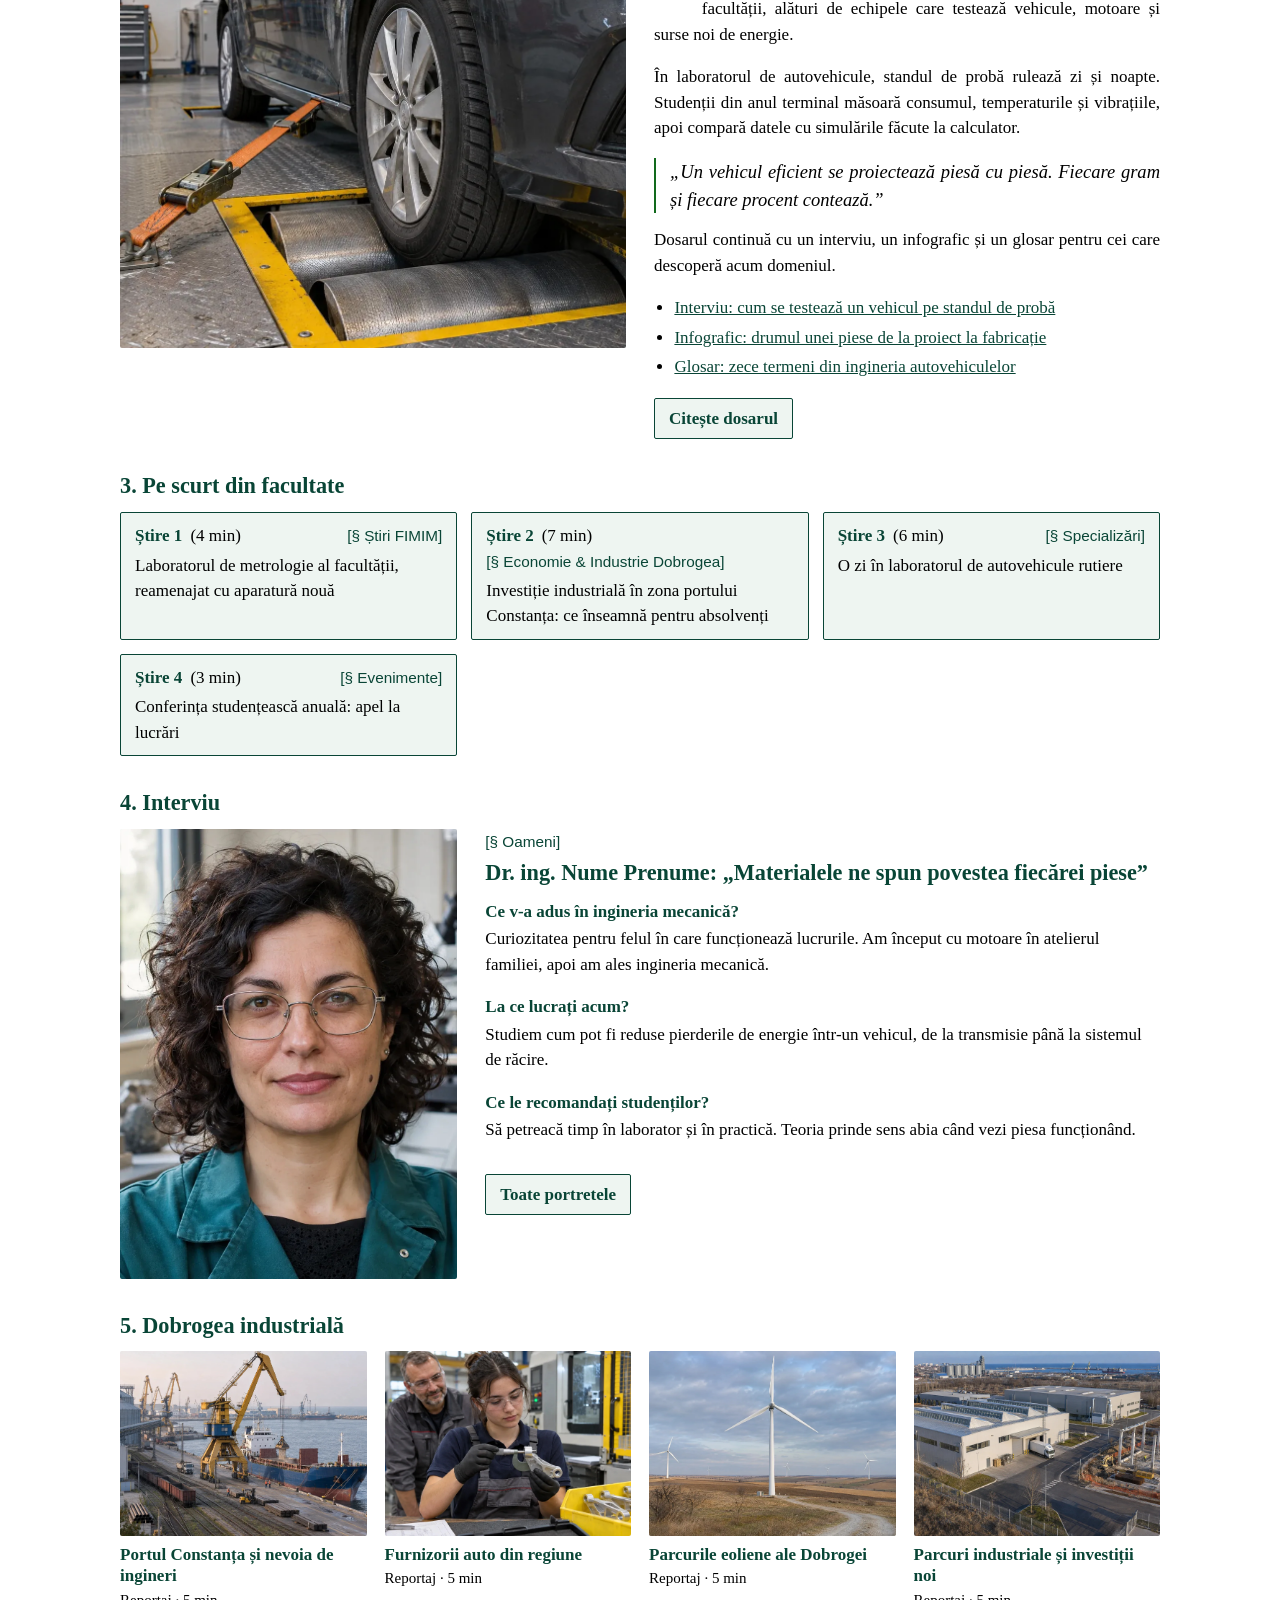
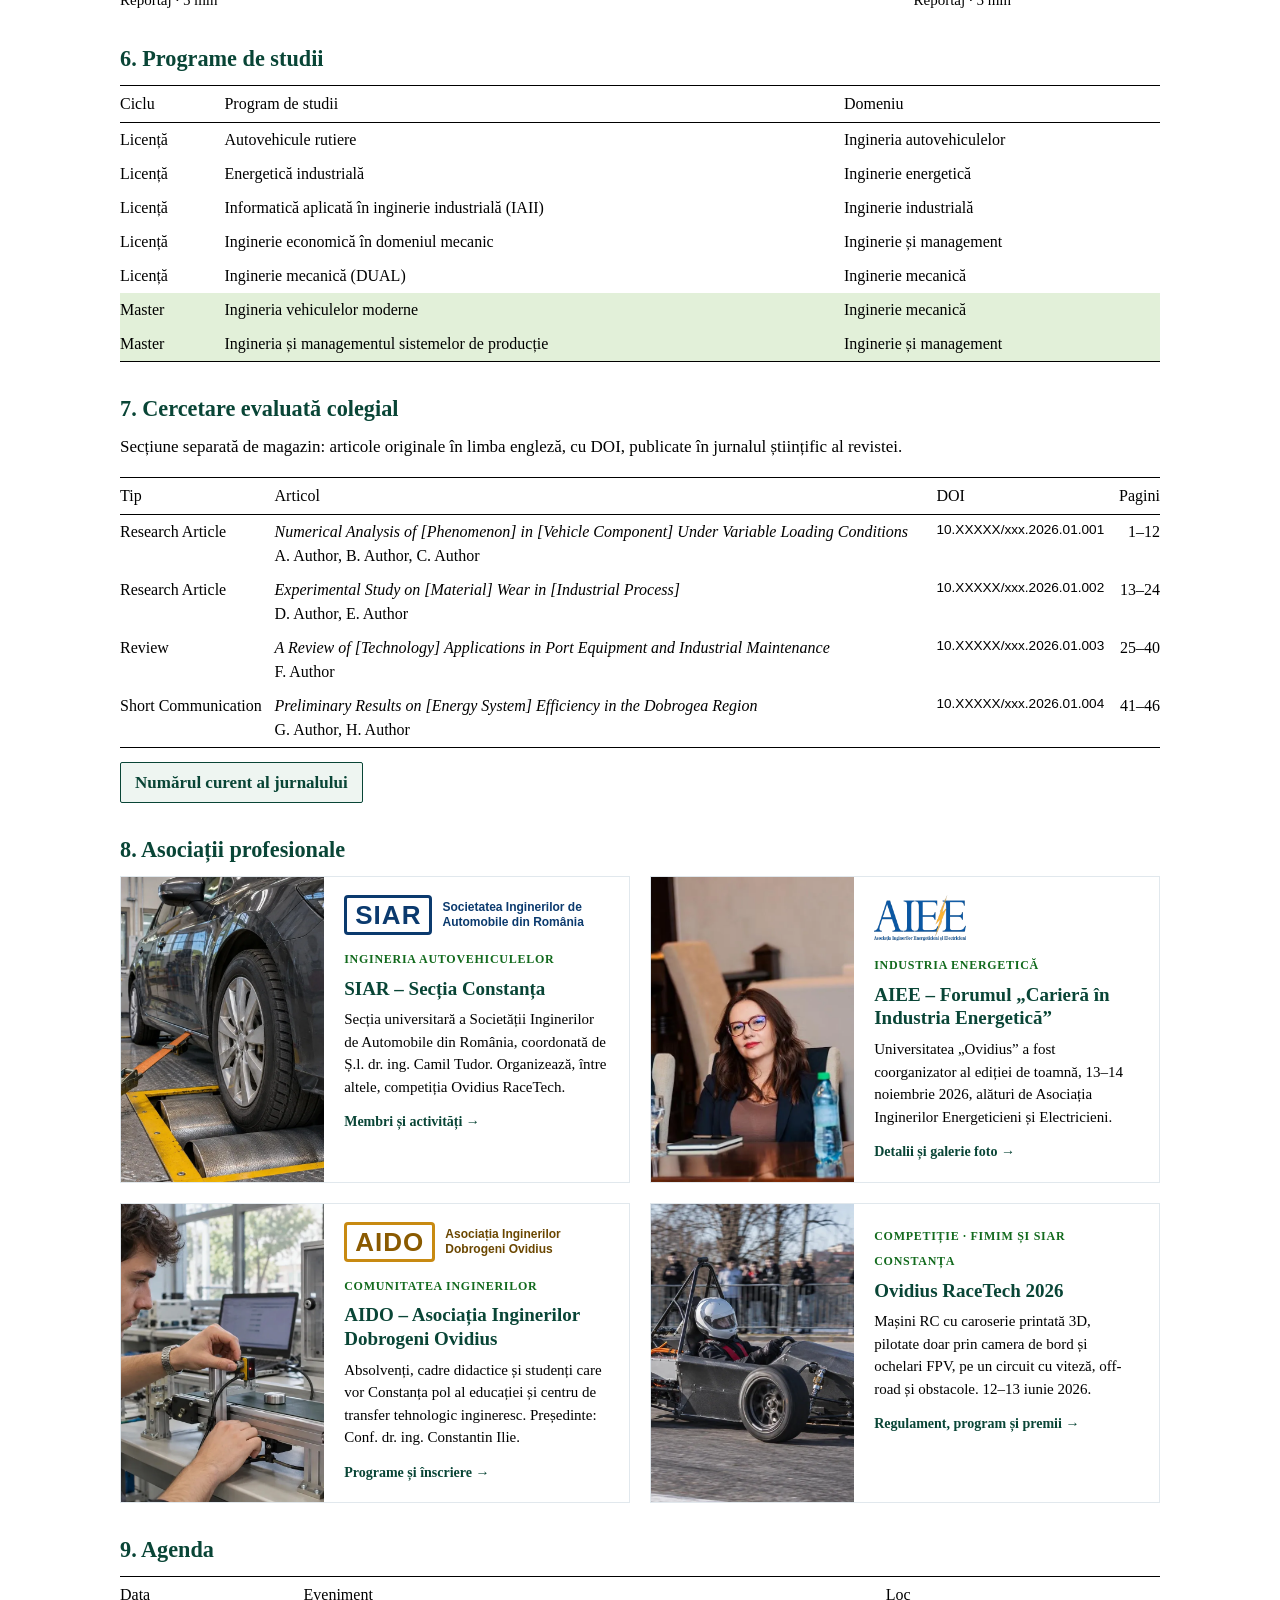
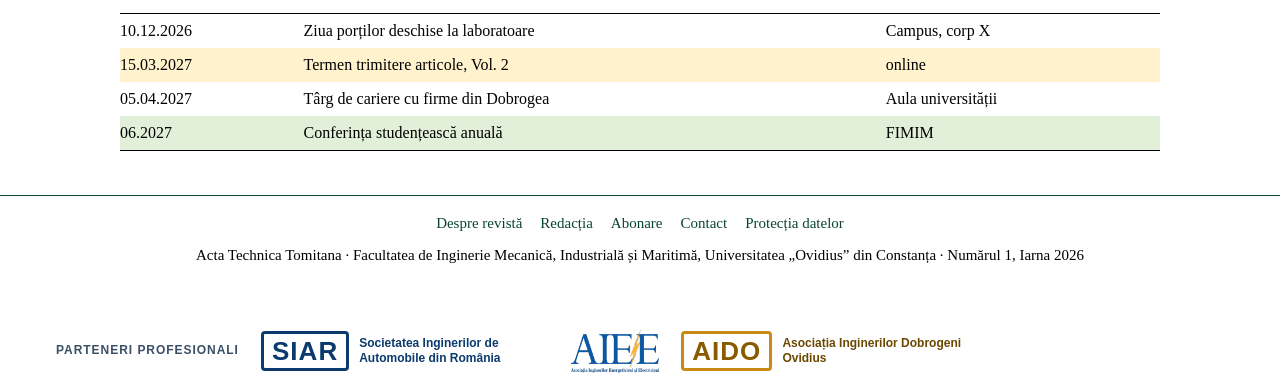
<file: format-4-tipografic.html>
<!doctype html>
<html lang="ro">
<head>
<meta charset="utf-8">
<meta name="viewport" content="width=device-width, initial-scale=1">
<title>Formatul 4 · Magazin tipografic</title>
<link rel="stylesheet" href="assets/css/base.css">
<link rel="stylesheet" href="assets/css/tipografic.css">
</head>
<body>

<header class="t-antet">
  <div class="t-wrap">
    <span><span data-titlu></span> – Nr. 1, Iarna 2026</span>
    <span><a data-p="despre" href="#">Despre</a> · <a data-p="abonare" href="#">Abonare</a> · <a data-p="contact" href="#">Contact</a></span>
  </div>
</header>

<div class="t-mast">
  <div class="t-wrap">
    <h1 data-titlu></h1>
    <p><span data-motto></span> · <span data-facultate></span></p>
  </div>
  <nav class="t-nav" aria-label="Meniu principal">
    <ul>
      <li><a href="#" data-acasa>Numărul curent</a></li>
      <li><a data-p="dosar" href="#">Dosar</a>
        <ul><li><a data-p="dosar" href="#">Mobilitatea de mâine</a></li><li><a data-p="articol" data-id="0" href="#">Interviu</a></li><li><a data-p="arhiva" href="#">Dosare anterioare</a></li></ul></li>
      <li><a data-p="stiri" href="#">Facultatea</a>
        <ul><li><a data-p="stiri" href="#">Știri FIMIM</a></li><li><a data-p="specializari" href="#">Specializări</a></li><li><a data-p="evenimente" href="#">Evenimente</a></li></ul></li>
      <li><a data-p="economie" href="#">Dobrogea</a>
        <ul><li><a data-p="economie" href="#">Economie &amp; Industrie</a></li><li><a data-p="parteneri" href="#">Parteneri industriali</a></li></ul></li>
      <li><a data-p="oameni" href="#">Oameni</a>
        <ul><li><a data-p="oameni" href="#">Portrete</a></li><li><a data-p="studenti" href="#">De la student la student</a></li><li><a data-p="opinie" href="#">Opinie</a></li></ul></li>
      <li><a data-p="cercetare-explicata" href="#">Cercetare</a>
        <ul><li><a data-p="cercetare-explicata" href="#">Cercetare explicată</a></li><li><a data-p="numar-curent" href="#">Jurnal științific</a></li><li><a data-p="instructiuni-autori" href="#">Instrucțiuni pentru autori</a></li></ul></li>
      <li><a data-p="asociatii" href="#">Asociații</a>
        <ul><li><a data-p="siar" href="#">SIAR – Secția Constanța</a></li><li><a data-p="aiee" href="#">AIEE</a></li><li><a data-p="aido" href="#">AIDO</a></li><li><a data-p="racetech" href="#">Ovidius RaceTech</a></li></ul></li>
      <li><a data-p="arhiva" href="#">Arhivă</a></li>
    </ul>
  </nav>
</div>

<div data-sigle></div>
<main class="t-wrap">
  <section class="t-coperta" id="coperta"></section>

  <section class="t-sec">
    <h2>1. În acest număr</h2>
    <div class="t-scroll"><table class="t-tab" id="cuprins"></table></div>
  </section>

  <section class="t-sec">
    <h2>2. Dosarul numărului</h2>
    <div class="t-dosar">
      <div id="dosar-img"></div>
      <div>
        <span class="t-et">§ Dosar · Mobilitatea de mâine</span>
        <h3>Mobilitatea de mâine se testează în laboratoarele din Constanța</h3>
        <div class="t-coloane">
          <p>Cum arată mobilitatea în următorii zece ani și ce rol au inginerii formați la Constanța? Am petrecut o lună în laboratoarele facultății, alături de echipele care testează vehicule, motoare și surse noi de energie.</p>
          <p>În laboratorul de autovehicule, standul de probă rulează zi și noapte. Studenții din anul terminal măsoară consumul, temperaturile și vibrațiile, apoi compară datele cu simulările făcute la calculator.</p>
          <p class="t-citat">„Un vehicul eficient se proiectează piesă cu piesă. Fiecare gram și fiecare procent contează.”</p>
          <p>Dosarul continuă cu un interviu, un infografic și un glosar pentru cei care descoperă acum domeniul.</p>
        </div>
        <ul class="t-lista">
          <li><a data-p="articol" data-id="2" href="#">Interviu: cum se testează un vehicul pe standul de probă</a></li>
          <li><a data-p="articol" data-id="6" href="#">Infografic: drumul unei piese de la proiect la fabricație</a></li>
          <li><a data-p="articol" data-id="3" href="#">Glosar: zece termeni din ingineria autovehiculelor</a></li>
        </ul>
        <a class="t-btn" data-p="dosar" href="#">Citește dosarul</a>
      </div>
    </div>
  </section>

  <section class="t-sec">
    <h2>3. Pe scurt din facultate</h2>
    <div class="t-casete" id="scurt"></div>
  </section>

  <section class="t-sec">
    <h2>4. Interviu</h2>
    <div class="t-interviu">
      <div id="interviu-img"></div>
      <div>
        <span class="t-et">§ Oameni</span>
        <h3 style="color:var(--ink);font-size:1.309em;margin:6px 0 12px">Dr. ing. Nume Prenume: „Materialele ne spun povestea fiecărei piese”</h3>
        <p class="q">Ce v-a adus în ingineria mecanică?</p>
        <p>Curiozitatea pentru felul în care funcționează lucrurile. Am început cu motoare în atelierul familiei, apoi am ales ingineria mecanică.</p>
        <p class="q">La ce lucrați acum?</p>
        <p>Studiem cum pot fi reduse pierderile de energie într-un vehicul, de la transmisie până la sistemul de răcire.</p>
        <p class="q">Ce le recomandați studenților?</p>
        <p>Să petreacă timp în laborator și în practică. Teoria prinde sens abia când vezi piesa funcționând.</p>
        <a class="t-btn" data-p="oameni" href="#">Toate portretele</a>
      </div>
    </div>
  </section>

  <section class="t-sec">
    <h2>5. Dobrogea industrială</h2>
    <div class="t-galerie" id="galerie"></div>
  </section>

  <section class="t-sec">
    <h2>6. Programe de studii</h2>
    <div class="t-scroll"><table class="t-tab" id="programe"></table></div>
  </section>

  <section class="t-sec">
    <h2>7. Cercetare evaluată colegial</h2>
    <p>Secțiune separată de magazin: articole originale în limba engleză, cu DOI, publicate în jurnalul științific al revistei.</p>
    <div class="t-scroll"><table class="t-tab" id="cercetare"></table></div>
    <a class="t-btn" data-p="numar-curent" href="#">Numărul curent al jurnalului</a>
  </section>

  <section class="t-sec">
    <h2>8. Asociații profesionale</h2>
    <div id="asociatii"></div>
  </section>

  <section class="t-sec">
    <h2>9. Agenda</h2>
    <div class="t-scroll"><table class="t-tab">
      <tr><th>Data</th><th>Eveniment</th><th>Loc</th></tr>
      <tr><td>10.12.2026</td><td><a data-p="evenimente" href="#">Ziua porților deschise la laboratoare</a></td><td>Campus, corp X</td></tr>
      <tr class="yel"><td>15.03.2027</td><td><a data-p="instructiuni-autori" href="#">Termen trimitere articole, Vol. 2</a></td><td>online</td></tr>
      <tr><td>05.04.2027</td><td><a data-p="evenimente" href="#">Târg de cariere cu firme din Dobrogea</a></td><td>Aula universității</td></tr>
      <tr class="grn"><td>06.2027</td><td><a data-p="evenimente" href="#">Conferința studențească anuală</a></td><td>FIMIM</td></tr>
    </table></div>
  </section>
</main>

<footer class="t-subsol">
  <div class="t-wrap">
    <nav><a data-p="despre" href="#">Despre revistă</a><a data-p="redactia" href="#">Redacția</a><a data-p="abonare" href="#">Abonare</a><a data-p="contact" href="#">Contact</a><a data-p="confidentialitate" href="#">Protecția datelor</a></nav>
    <div><span data-titlu></span> · <span data-facultate></span>, <span data-universitate></span> · Numărul 1, Iarna <span data-an></span></div>
  </div>
</footer>

<script src="assets/js/data.js"></script>
<script src="assets/js/pagini.js"></script>
<script src="assets/js/app.js"></script>
<script>
(function () {
  var A = window.APP, R = A.R, e = A.esc, m = R.magazin, L = A.link;
  A.bara("tipografic");

  document.getElementById("coperta").innerHTML = '<div>' + A.imagine(7, "Coperta numărului", "coperta-autoturism-hibrid") + '</div><div><span class="t-et">§ Nr. 1 · Iarna 2026</span><h2>Mobilitatea de mâine</h2><p class="sub">Cum lucrează inginerii din Constanța la vehicule mai eficiente, energie curată și fabricație digitală.</p><p>Dosarul numărului, un interviu, reportaje din Dobrogea și noutățile facultății.</p><a class="t-btn" href="' + L("dosar") + '">Citește dosarul</a><p class="meta">Text și fotografii: Redacția</p></div>';

  var rows = '<tr><th>Rubrica</th><th>Titlu</th><th class="dr">Min.</th></tr>';
  rows += '<tr class="bloc"><td colspan="3">Dosar</td></tr>';
  R.cercetareExplicata.forEach(function (a, i) { rows += "<tr><td>Cercetare</td><td><a href=\"" + L("explicat", { id: i }) + "\">" + e(a.titlu) + '</a></td><td class="dr">' + (6 + i * 2) + "</td></tr>"; });
  rows += '<tr class="bloc"><td colspan="3">Facultatea și regiunea</td></tr>';
  m.slice(0, 6).forEach(function (a, i) { rows += "<tr" + (a.rubrica === "evenimente" ? ' class="grn"' : "") + "><td>" + e(A.rubrica(a.rubrica)) + "</td><td><a href=\"" + L("articol", { id: i }) + "\">" + e(a.titlu) + '</a></td><td class="dr">' + a.minute + "</td></tr>"; });
  document.getElementById("cuprins").innerHTML = rows;

  document.getElementById("dosar-img").innerHTML = A.imagine(3, "Dosar", "lab-autovehicule");
  document.getElementById("interviu-img").innerHTML = A.imagine(5, "Portret", "portret-cercetatoare");

  document.getElementById("scurt").innerHTML = m.slice(0, 4).map(function (a, i) {
    return '<div class="t-caseta"><div class="rand1"><span><b>Știre ' + (i + 1) + '</b><span class="pct">(' + a.minute + ' min)</span></span><span class="t-et">§ ' + e(A.rubrica(a.rubrica)) + '</span></div><a href="' + L("articol", { id: i }) + '">' + e(a.titlu) + "</a></div>";
  }).join("");

  var dob = [["Portul Constanța și nevoia de ingineri", 2, 1, "port-cariere"], ["Furnizorii auto din regiune", 7, 8, "practica-componente-auto"], ["Parcurile eoliene ale Dobrogei", 1, 1, "parcuri-eoliene"], ["Parcuri industriale și investiții noi", 9, 1, "parc-industrial"]];
  document.getElementById("galerie").innerHTML = dob.map(function (d) {
    return '<a href="' + L("articol", { id: d[2] }) + '">' + A.imagine(d[1], d[0], d[3]) + "<b>" + e(d[0]) + "</b><span>Reportaj · 5 min</span></a>";
  }).join("");

  var p = '<tr><th>Ciclu</th><th>Program de studii</th><th>Domeniu</th></tr>';
  R.specializari.licenta.forEach(function (s) { p += "<tr><td>Licență</td><td><a href=\"" + L("specializari") + "\">" + e(s.nume) + "</a></td><td>" + e(s.domeniu) + "</td></tr>"; });
  R.specializari.master.forEach(function (s) { p += '<tr class="grn"><td>Master</td><td><a href="' + L("specializari") + '">' + e(s.nume) + "</a></td><td>" + e(s.domeniu) + "</td></tr>"; });
  document.getElementById("programe").innerHTML = p;

  var c = '<tr><th>Tip</th><th>Articol</th><th>DOI</th><th class="dr">Pagini</th></tr>';
  R.cercetare.forEach(function (a, i) { c += "<tr><td>" + e(a.tip) + "</td><td><a href=\"" + L("articol-stiintific", { id: i }) + "\"><i>" + e(a.titlu) + "</i></a><br>" + e(a.autori) + '</td><td style="font-family:var(--sans-t);font-size:.85em;white-space:nowrap">' + e(a.doi) + '</td><td class="dr">' + e(a.pagini) + "</td></tr>"; });
  document.getElementById("cercetare").innerHTML = c;

  document.getElementById("asociatii").innerHTML = A.asociatii();
  A.completeaza();
})();
</script>
</body>
</html>
</file>
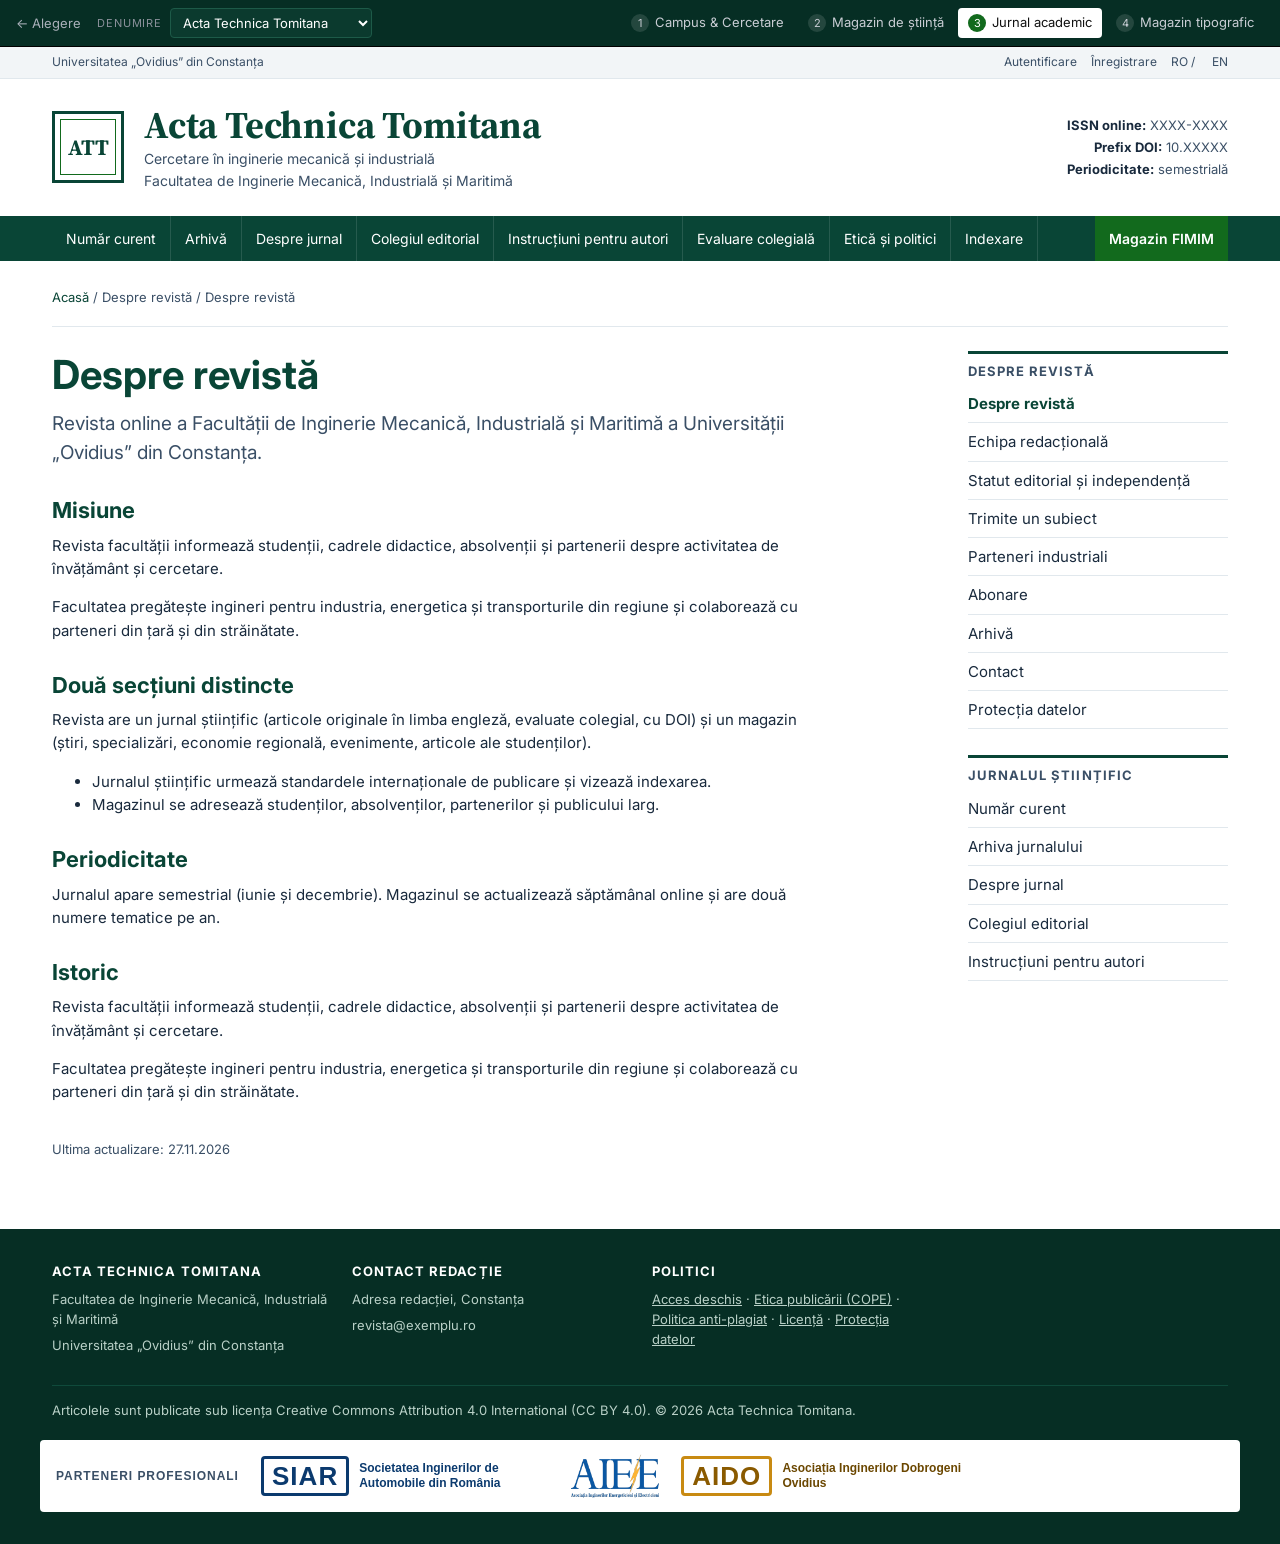
<file: pagina-academic.html>
<!doctype html>
<html lang="ro">
<head>
<meta charset="utf-8">
<meta name="viewport" content="width=device-width, initial-scale=1">
<title>Pagină</title>
<link rel="preconnect" href="https://fonts.googleapis.com">
<link rel="preconnect" href="https://fonts.gstatic.com" crossorigin>
<link href="https://fonts.googleapis.com/css2?family=Inter:wght@400;500;600;700&family=Source+Serif+4:opsz,wght@8..60,400;8..60,600;8..60,700&display=swap" rel="stylesheet">
<link rel="stylesheet" href="assets/css/base.css">
<link rel="stylesheet" href="assets/css/academic.css">
</head>
<body class="interior">

<div class="a-sus">
  <div class="container">
    <span data-universitate></span>
    <span><a data-p="trimitere" href="#">Autentificare</a><a data-p="trimitere" href="#">Înregistrare</a><a href="#">RO</a> / <a href="#">EN</a></span>
  </div>
</div>

<header class="a-antet">
  <div class="container">
    <div class="a-sigla" data-scurt></div>
    <div>
      <h1 data-titlu></h1>
      <div class="sub"><span data-motto></span><br><span data-facultate></span></div>
    </div>
    <div class="issn">
      <div><b>ISSN online:</b> XXXX-XXXX</div>
      <div><b>Prefix DOI:</b> 10.XXXXX</div>
      <div><b>Periodicitate:</b> semestrială</div>
    </div>
  </div>
</header>

<nav class="a-nav" aria-label="Navigare jurnal">
  <div class="container">
    <div class="a-m"><a href="#" data-acasa>Număr curent</a></div>
    <div class="a-m"><a data-p="arhiva-jurnal" href="#">Arhivă</a></div>
    <div class="a-m"><a data-p="despre-jurnal" href="#">Despre jurnal</a><div class="a-sub"><a data-p="despre-jurnal" href="#">Prezentare</a><a data-p="scop" href="#">Scop și domenii</a><a data-p="acces-deschis" href="#">Acces deschis</a><a data-p="indexare" href="#">Indexare</a><a data-p="contact" href="#">Contact</a></div></div>
    <div class="a-m"><a data-p="colegiul-editorial" href="#">Colegiul editorial</a></div>
    <div class="a-m"><a data-p="instructiuni-autori" href="#">Instrucțiuni pentru autori</a><div class="a-sub"><a data-p="instructiuni-autori" href="#">Instrucțiuni generale</a><a data-p="ghid-redactare" href="#">Ghid de redactare</a><a data-p="sablon" href="#">Șablon articol</a><a data-p="trimitere" href="#">Trimiterea manuscrisului</a><a data-p="taxe" href="#">Taxe de publicare</a><a data-p="declaratie" href="#">Declarație de originalitate</a></div></div>
    <div class="a-m"><a data-p="evaluare" href="#">Evaluare colegială</a></div>
    <div class="a-m"><a data-p="etica" href="#">Etică și politici</a><div class="a-sub"><a data-p="etica" href="#">Etica publicării (COPE)</a><a data-p="anti-plagiat" href="#">Politica anti-plagiat</a><a data-p="licenta" href="#">Licență și drepturi de autor</a><a data-p="acces-deschis" href="#">Acces deschis și arhivare</a></div></div>
    <div class="a-m"><a data-p="indexare" href="#">Indexare</a></div>
    <div class="a-m magazin"><a data-p="stiri" href="#">Magazin FIMIM</a><div class="a-sub dreapta"><a data-p="stiri" href="#">Știri FIMIM</a><a data-p="specializari" href="#">Specializări</a><a data-p="economie" href="#">Economie &amp; Industrie</a><a data-p="evenimente" href="#">Evenimente</a><a data-p="studenti" href="#">De la student la student</a><a data-p="cercetare-explicata" href="#">Cercetare explicată</a><a data-p="siar" href="#">SIAR – Secția Constanța</a><a data-p="aiee" href="#">AIEE</a><a data-p="aido" href="#">AIDO</a><a data-p="racetech" href="#">Ovidius RaceTech</a></div></div>
  </div>
</nav>

<main class="container pg-cont"><div id="pagina"></div></main>

<footer class="a-subsol">
  <div class="container">
    <div class="grila">
      <div><h5 data-titlu></h5><p data-facultate></p><p data-universitate></p></div>
      <div><h5>Contact redacție</h5><p>Adresa redacției, Constanța</p><p>revista@exemplu.ro</p></div>
      <div><h5>Politici</h5><p><a data-p="acces-deschis" href="#">Acces deschis</a> · <a data-p="etica" href="#">Etica publicării (COPE)</a> · <a data-p="anti-plagiat" href="#">Politica anti-plagiat</a> · <a data-p="licenta" href="#">Licență</a> · <a data-p="confidentialitate" href="#">Protecția datelor</a></p></div>
    </div>
    <div class="licenta">Articolele sunt publicate sub licența Creative Commons Attribution 4.0 International (CC BY 4.0). &copy; <span data-an></span> <span data-titlu></span>.</div>
  </div>
</footer>

<script src="assets/js/data.js"></script>
<script src="assets/js/pagini.js"></script>
<script src="assets/js/app.js"></script>
<script>APP.bara("pagina-academic");</script>
<script src="assets/js/pagina.js"></script>
<script>APP.completeaza();</script>
</body>
</html>
</file>
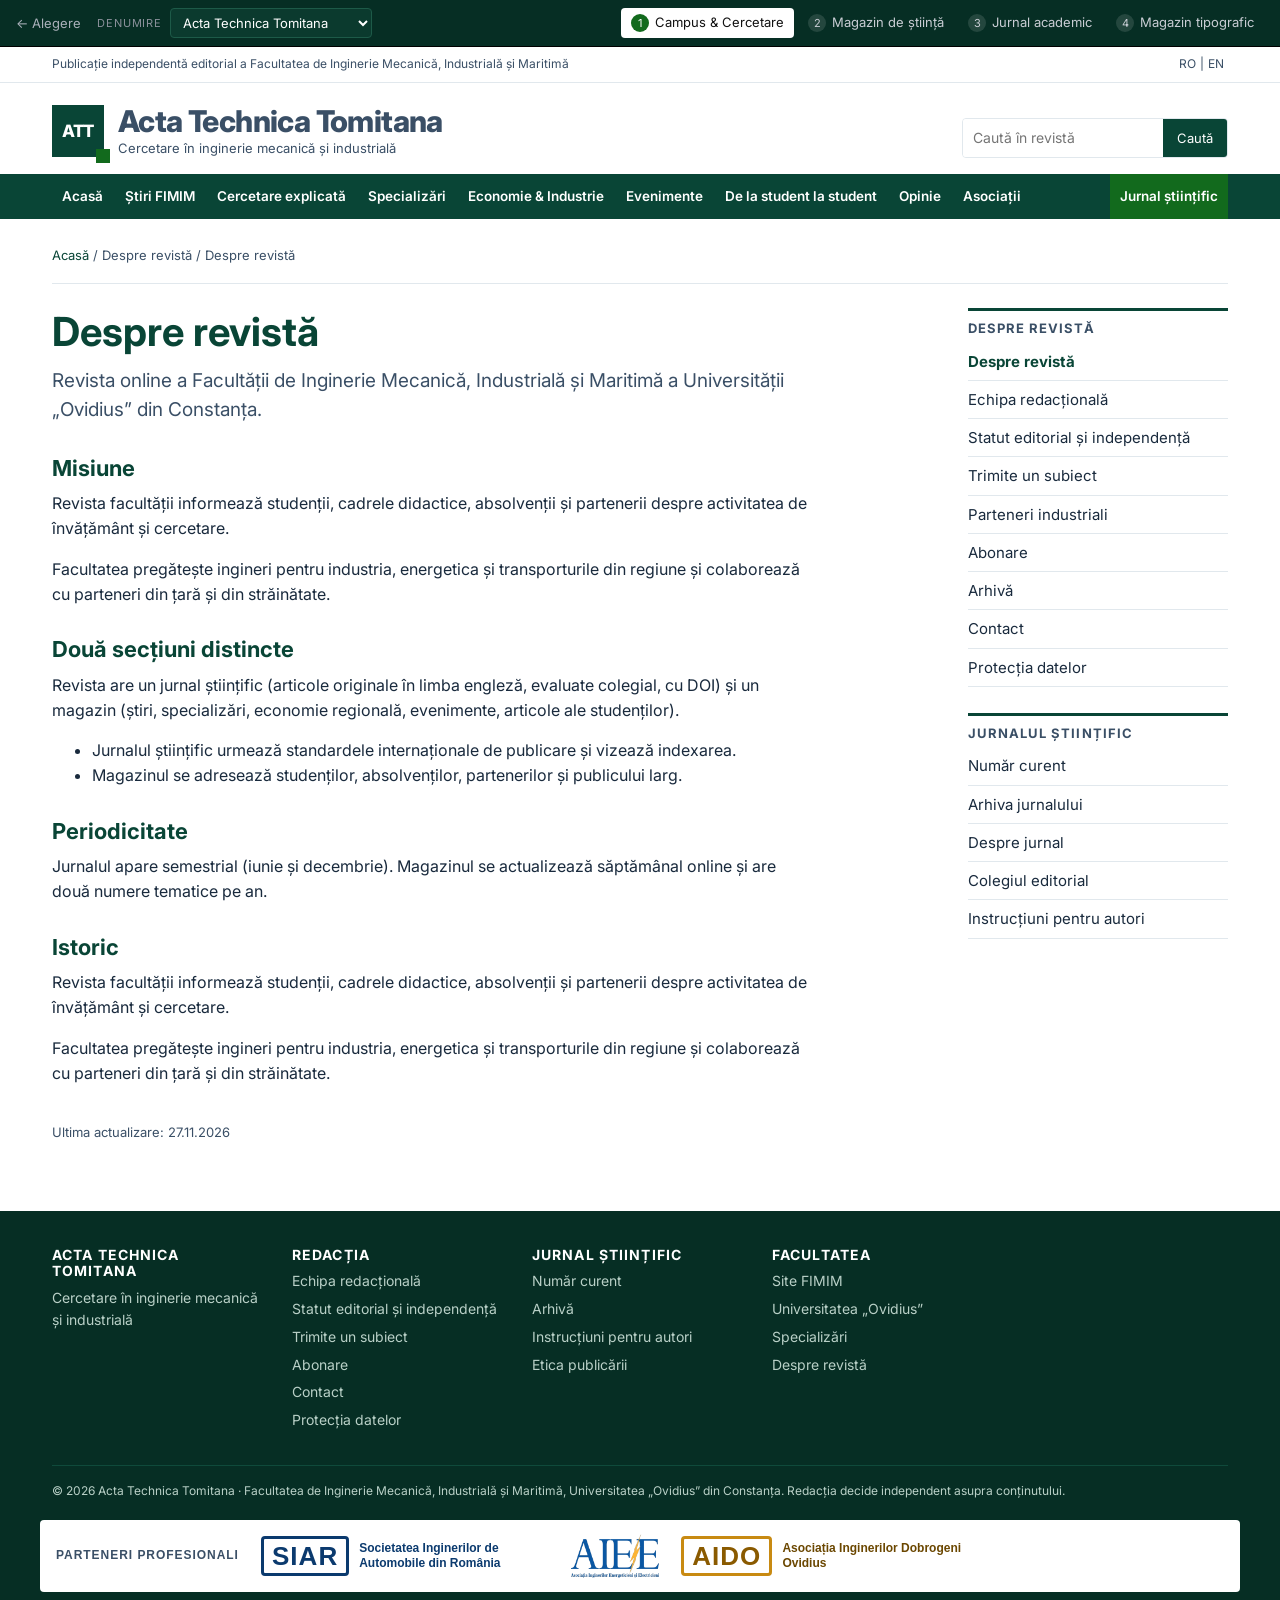
<file: pagina-campus.html>
<!doctype html>
<html lang="ro">
<head>
<meta charset="utf-8">
<meta name="viewport" content="width=device-width, initial-scale=1">
<title>Pagină</title>
<link rel="preconnect" href="https://fonts.googleapis.com">
<link rel="preconnect" href="https://fonts.gstatic.com" crossorigin>
<link href="https://fonts.googleapis.com/css2?family=Inter:wght@400;500;600;700;800&family=Source+Serif+4:opsz,wght@8..60,400;8..60,600&display=swap" rel="stylesheet">
<link rel="stylesheet" href="assets/css/base.css">
<link rel="stylesheet" href="assets/css/campus.css">
</head>
<body class="interior">

<div class="c-top">
  <div class="container">
    <span>Publicație independentă editorial a <span data-facultate></span></span>
    <span class="c-limba" aria-label="Limba"><a href="#">RO</a>|<a href="#">EN</a></span>
  </div>
</div>

<header class="c-mast">
  <div class="container">
    <a class="c-logo" href="#" data-acasa>
      <span class="sigla" data-scurt></span>
      <span><strong data-titlu></strong><span data-motto></span></span>
    </a>
    <form class="c-cauta" role="search" onsubmit="return false"><input type="search" placeholder="Caută în revistă" aria-label="Caută"><button>Caută</button></form>
  </div>
</header>

<nav class="c-nav" aria-label="Rubrici">
  <div class="container">
    <div class="c-meniu"><a href="#" data-acasa>Acasă</a></div>
    <div class="c-meniu"><a data-p="stiri" href="#">Știri FIMIM</a><div class="c-sub"><a data-p="stiri" href="#">Toate știrile</a><a data-p="evenimente" href="#">Evenimente</a><a data-p="oameni" href="#">Oameni</a></div></div>
    <div class="c-meniu"><a data-p="cercetare-explicata" href="#">Cercetare explicată</a><div class="c-sub"><a data-p="cercetare-explicata" href="#">Toate articolele</a><a data-p="explicat" data-id="0" href="#">Vehicule eficiente</a><a data-p="explicat" data-id="1" href="#">Materiale rezistente</a><a data-p="explicat" data-id="2" href="#">Roboți industriali</a></div></div>
    <div class="c-meniu"><a data-p="specializari" href="#">Specializări</a><div class="c-sub"><a data-p="specializari" href="#">Programe de licență</a><a data-p="specializari" href="#">Programe de master</a><a data-p="parteneri" href="#">Practică și parteneri</a></div></div>
    <div class="c-meniu"><a data-p="economie" href="#">Economie &amp; Industrie</a><div class="c-sub"><a data-p="economie" href="#">Toate articolele</a><a data-p="parteneri" href="#">Parteneri industriali</a></div></div>
    <div class="c-meniu"><a data-p="evenimente" href="#">Evenimente</a></div>
    <div class="c-meniu"><a data-p="studenti" href="#">De la student la student</a></div>
    <div class="c-meniu"><a data-p="opinie" href="#">Opinie</a></div>
    <div class="c-meniu"><a data-p="asociatii" href="#">Asociații</a><div class="c-sub"><a data-p="siar" href="#">SIAR – Secția Constanța</a><a data-p="aiee" href="#">AIEE</a><a data-p="aido" href="#">AIDO</a><a data-p="racetech" href="#">Ovidius RaceTech</a></div></div>
    <div class="c-meniu stiintific"><a data-p="numar-curent" href="#">Jurnal științific</a><div class="c-sub dreapta"><a data-p="numar-curent" href="#">Număr curent</a><a data-p="arhiva-jurnal" href="#">Arhivă</a><a data-p="despre-jurnal" href="#">Despre jurnal</a><a data-p="colegiul-editorial" href="#">Colegiul editorial</a><a data-p="instructiuni-autori" href="#">Instrucțiuni pentru autori</a><a data-p="evaluare" href="#">Evaluare colegială</a><a data-p="etica" href="#">Etică și politici</a></div></div>
  </div>
</nav>

<main class="container pg-cont"><div id="pagina"></div></main>

<footer class="c-subsol">
  <div class="container">
    <div class="grila">
      <div><h4 data-titlu></h4><p data-motto></p></div>
      <div><h4>Redacția</h4><ul><li><a data-p="redactia" href="#">Echipa redacțională</a></li><li><a data-p="statut" href="#">Statut editorial și independență</a></li><li><a data-p="trimite-subiect" href="#">Trimite un subiect</a></li><li><a data-p="abonare" href="#">Abonare</a></li><li><a data-p="contact" href="#">Contact</a></li><li><a data-p="confidentialitate" href="#">Protecția datelor</a></li></ul></div>
      <div><h4>Jurnal științific</h4><ul><li><a data-p="numar-curent" href="#">Număr curent</a></li><li><a data-p="arhiva-jurnal" href="#">Arhivă</a></li><li><a data-p="instructiuni-autori" href="#">Instrucțiuni pentru autori</a></li><li><a data-p="etica" href="#">Etica publicării</a></li></ul></div>
      <div><h4>Facultatea</h4><ul><li><a href="https://imim.univ-ovidius.ro/" target="_blank" rel="noopener">Site FIMIM</a></li><li><a href="https://www.univ-ovidius.ro/" target="_blank" rel="noopener">Universitatea „Ovidius”</a></li><li><a data-p="specializari" href="#">Specializări</a></li><li><a data-p="despre" href="#">Despre revistă</a></li></ul></div>
    </div>
    <div class="jos">&copy; <span data-an></span> <span data-titlu></span> · <span data-facultate></span>, <span data-universitate></span>. Redacția decide independent asupra conținutului.</div>
  </div>
</footer>

<script src="assets/js/data.js"></script>
<script src="assets/js/pagini.js"></script>
<script src="assets/js/app.js"></script>
<script>APP.bara("pagina-campus");</script>
<script src="assets/js/pagina.js"></script>
<script>APP.completeaza();</script>
</body>
</html>
</file>
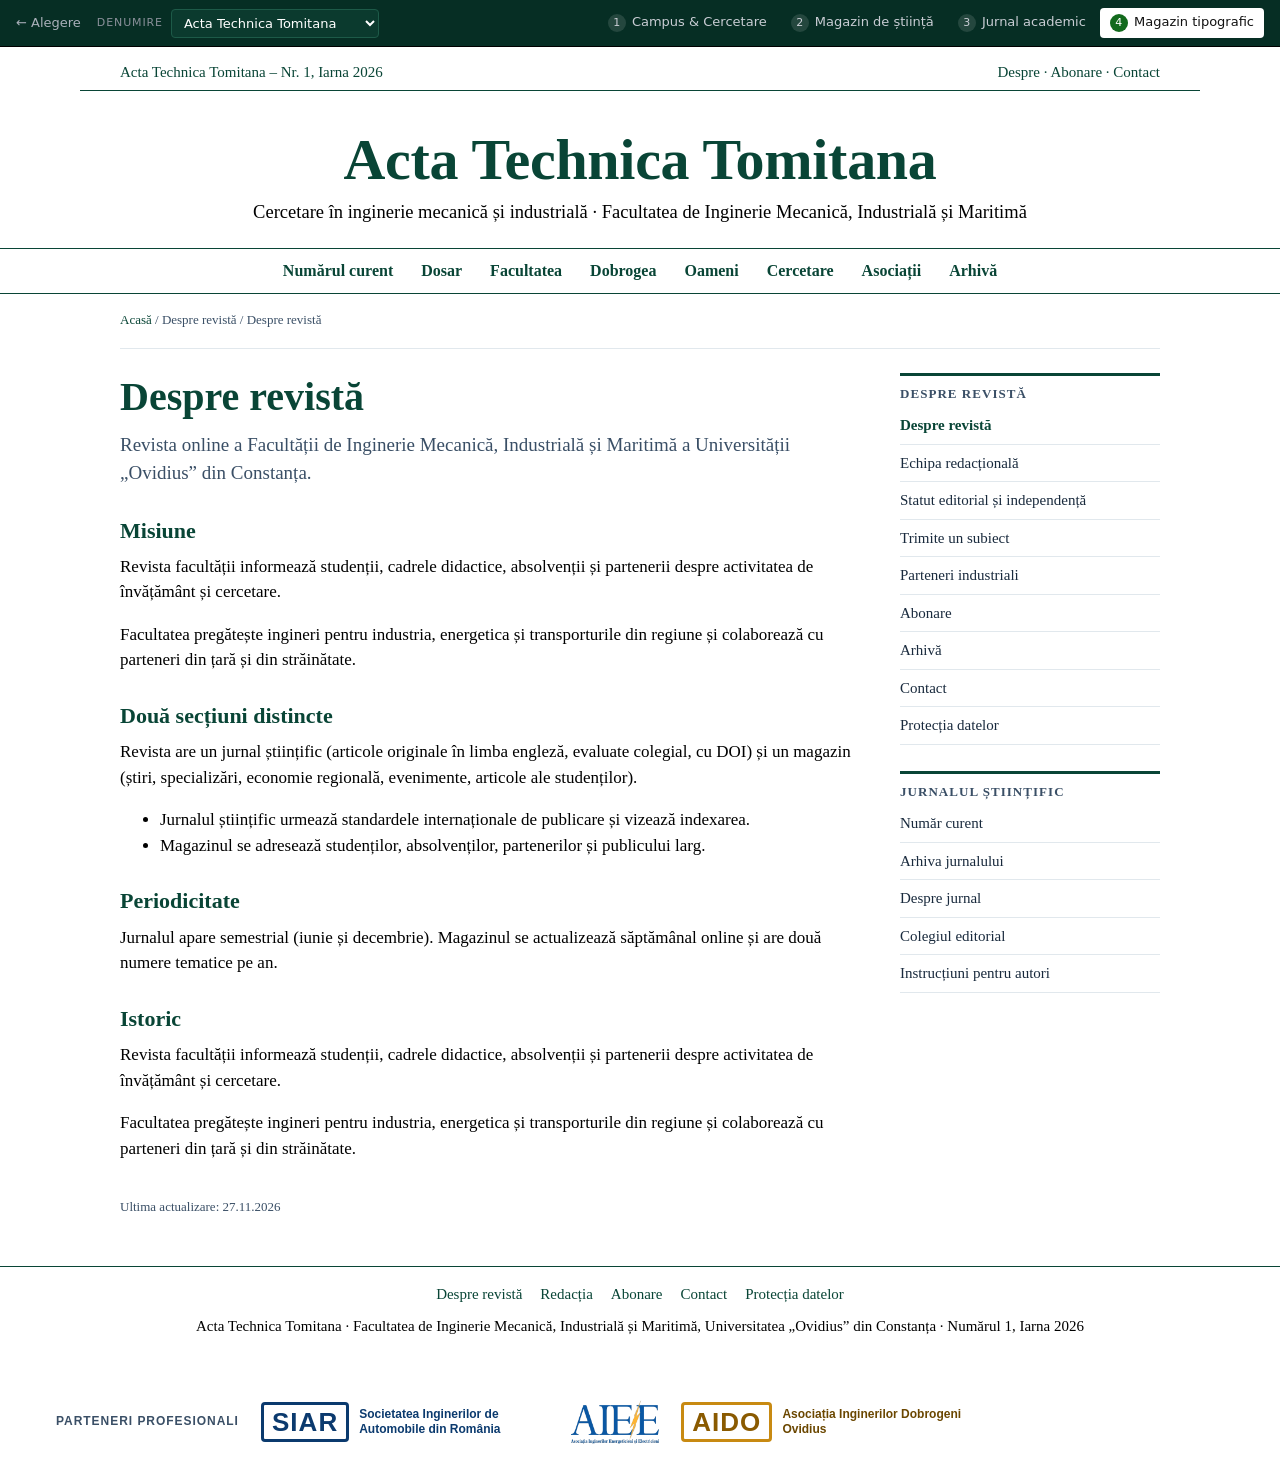
<file: pagina-tipografic.html>
<!doctype html>
<html lang="ro">
<head>
<meta charset="utf-8">
<meta name="viewport" content="width=device-width, initial-scale=1">
<title>Pagină</title>
<link rel="stylesheet" href="assets/css/base.css">
<link rel="stylesheet" href="assets/css/tipografic.css">
</head>
<body class="interior">

<header class="t-antet">
  <div class="t-wrap">
    <span><span data-titlu></span> – Nr. 1, Iarna 2026</span>
    <span><a data-p="despre" href="#">Despre</a> · <a data-p="abonare" href="#">Abonare</a> · <a data-p="contact" href="#">Contact</a></span>
  </div>
</header>

<div class="t-mast">
  <div class="t-wrap">
    <h1 data-titlu></h1>
    <p><span data-motto></span> · <span data-facultate></span></p>
  </div>
  <nav class="t-nav" aria-label="Meniu principal">
    <ul>
      <li><a href="#" data-acasa>Numărul curent</a></li>
      <li><a data-p="dosar" href="#">Dosar</a>
        <ul><li><a data-p="dosar" href="#">Mobilitatea de mâine</a></li><li><a data-p="articol" data-id="0" href="#">Interviu</a></li><li><a data-p="arhiva" href="#">Dosare anterioare</a></li></ul></li>
      <li><a data-p="stiri" href="#">Facultatea</a>
        <ul><li><a data-p="stiri" href="#">Știri FIMIM</a></li><li><a data-p="specializari" href="#">Specializări</a></li><li><a data-p="evenimente" href="#">Evenimente</a></li></ul></li>
      <li><a data-p="economie" href="#">Dobrogea</a>
        <ul><li><a data-p="economie" href="#">Economie &amp; Industrie</a></li><li><a data-p="parteneri" href="#">Parteneri industriali</a></li></ul></li>
      <li><a data-p="oameni" href="#">Oameni</a>
        <ul><li><a data-p="oameni" href="#">Portrete</a></li><li><a data-p="studenti" href="#">De la student la student</a></li><li><a data-p="opinie" href="#">Opinie</a></li></ul></li>
      <li><a data-p="cercetare-explicata" href="#">Cercetare</a>
        <ul><li><a data-p="cercetare-explicata" href="#">Cercetare explicată</a></li><li><a data-p="numar-curent" href="#">Jurnal științific</a></li><li><a data-p="instructiuni-autori" href="#">Instrucțiuni pentru autori</a></li></ul></li>
      <li><a data-p="asociatii" href="#">Asociații</a>
        <ul><li><a data-p="siar" href="#">SIAR – Secția Constanța</a></li><li><a data-p="aiee" href="#">AIEE</a></li><li><a data-p="aido" href="#">AIDO</a></li><li><a data-p="racetech" href="#">Ovidius RaceTech</a></li></ul></li>
      <li><a data-p="arhiva" href="#">Arhivă</a></li>
    </ul>
  </nav>
</div>

<main class="t-wrap pg-cont"><div id="pagina"></div></main>

<footer class="t-subsol">
  <div class="t-wrap">
    <nav><a data-p="despre" href="#">Despre revistă</a><a data-p="redactia" href="#">Redacția</a><a data-p="abonare" href="#">Abonare</a><a data-p="contact" href="#">Contact</a><a data-p="confidentialitate" href="#">Protecția datelor</a></nav>
    <div><span data-titlu></span> · <span data-facultate></span>, <span data-universitate></span> · Numărul 1, Iarna <span data-an></span></div>
  </div>
</footer>

<script src="assets/js/data.js"></script>
<script src="assets/js/pagini.js"></script>
<script src="assets/js/app.js"></script>
<script>APP.bara("pagina-tipografic");</script>
<script src="assets/js/pagina.js"></script>
<script>APP.completeaza();</script>
</body>
</html>
</file>
<file: assets/css/base.css>
/* Stiluri comune tuturor paginilor */
:root {
  --brand: #094536;
  --accent: #126A1D;
  --text: #192a3d;
  --text-2: #3A4F66;
  --linie: #e1e8ed;
  --fundal: #ffffff;
  --fundal-2: #f2f5f7;
  --bara: #062e24;
}
*, *::before, *::after { box-sizing: border-box; }
html { -webkit-text-size-adjust: 100%; }
body {
  margin: 0;
  background: var(--fundal);
  color: var(--text);
  font-family: "Inter", system-ui, -apple-system, "Segoe UI", Roboto, sans-serif;
  line-height: 1.55;
}
img, svg { display: block; max-width: 100%; }
a { color: inherit; }
h1, h2, h3, h4 { line-height: 1.2; margin: 0 0 .5em; }
p { margin: 0 0 1em; }
.ascuns { position: absolute; width: 1px; height: 1px; overflow: hidden; clip: rect(0 0 0 0); }

.imagine { position: relative; overflow: hidden; background: var(--brand); }
.imagine svg { width: 100%; height: 100%; }

/* Bara de prototip */
.bara-prototip {
  background: var(--bara);
  color: #e9ebee;
  font: 13px/1.3 "Inter", system-ui, sans-serif;
  position: sticky;
  top: 0;
  z-index: 50;
  border-bottom: 1px solid #000;
}
.bp-interior {
  max-width: 1280px;
  margin: 0 auto;
  padding: 8px 16px;
  display: flex;
  align-items: center;
  gap: 16px;
  flex-wrap: wrap;
}
.bp-acasa { text-decoration: none; color: #aab0ba; white-space: nowrap; }
.bp-acasa:hover { color: #fff; }
.bp-nume { display: flex; align-items: center; gap: 8px; }
.bp-nume span { color: #8a909a; text-transform: uppercase; letter-spacing: .08em; font-size: 11px; }
.bp-nume select {
  background: #0b3a2e; color: #fff; border: 1px solid #1d5a48; border-radius: 4px;
  padding: 5px 8px; font: inherit;
}
.bp-formate { display: flex; gap: 4px; margin-left: auto; flex-wrap: wrap; }
.bp-formate a {
  text-decoration: none; padding: 6px 10px; border-radius: 4px; color: #c9cdd4; white-space: nowrap;
}
.bp-formate a:hover { background: #0b3a2e; color: #fff; }
.bp-formate a.activ { background: #fff; color: #111; }
.bp-formate .nr {
  display: inline-grid; place-items: center; width: 18px; height: 18px; border-radius: 50%;
  background: rgba(255,255,255,.12); font-size: 11px; margin-right: 2px;
}
.bp-formate a.activ .nr { background: var(--accent); color: #fff; }
@media (max-width: 720px) {
  .bp-formate { margin-left: 0; width: 100%; }
  .bp-formate a { flex: 1; text-align: center; padding: 6px 4px; }
}

/* Container comun */
.container { max-width: 1240px; margin: 0 auto; padding: 0 16px; }
@media (min-width: 900px) { .container { padding: 0 32px; } }

.eticheta-placeholder {
  display: inline-block; font-size: 11px; letter-spacing: .06em; text-transform: uppercase;
  color: var(--text-2); border: 1px dashed var(--linie); padding: 2px 6px; border-radius: 3px;
}

/* Lista de programe de studii (comună) */
.spec-grila { display: grid; gap: 28px; grid-template-columns: 1fr; }
@media (min-width: 900px) { .spec-grila { grid-template-columns: 3fr 2fr; } }
.spec-titlu { font-size: 13px; text-transform: uppercase; letter-spacing: .1em; color: var(--text-2); margin-bottom: 10px; }
.spec-lista { list-style: none; margin: 0; padding: 0; display: grid; gap: 10px; grid-template-columns: repeat(auto-fill, minmax(240px, 1fr)); }
.spec-lista a { display: block; text-decoration: none; padding: 14px 16px; border: 1px solid var(--linie); border-left: 4px solid var(--brand); background: #fff; height: 100%; color: var(--text); }
.spec-lista a:hover { border-left-color: var(--accent); }
.spec-lista strong { display: block; font-size: 15px; line-height: 1.3; }
.spec-lista span { display: block; font-size: 12px; color: var(--text-2); margin-top: 4px; }

.imagine > svg { position: absolute; inset: 0; }
.imagine .macheta { position: absolute; inset: 4%; width: 92%; height: 92%; object-fit: contain; filter: drop-shadow(0 18px 24px rgba(0,0,0,.28)); }

/* ---------- Pagini interne (comune) ---------- */
.pg-cont { padding-top: 20px; padding-bottom: 56px; }
.pg-fir { font-size: 13px; color: var(--text-2); padding: 6px 0 18px; border-bottom: 1px solid var(--linie); margin-bottom: 24px; }
.pg-fir a { color: var(--brand); text-decoration: none; }
.pg-grila { display: grid; gap: 40px; grid-template-columns: 1fr; }
@media (min-width: 960px) { .pg-grila { grid-template-columns: minmax(0, 1fr) 260px; } }
.pg-corp { min-width: 0; }
.pg-corp h1 { color: var(--brand); font-size: clamp(28px, 3.4vw, 40px); margin-bottom: 10px; }
.pg-corp h2 { color: var(--brand); font-size: 22px; margin: 30px 0 10px; }
.pg-corp h3 { font-size: 18px; margin: 8px 0 6px; }
.pg-corp p, .pg-corp li { max-width: 760px; }
.pg-corp a { color: var(--brand); }
.pg-sapou { font-size: 19px; color: var(--text-2); max-width: 760px; }
.pg-meta { font-size: 13px; color: var(--text-2); }
.pg-meta-sus { margin: -2px 0 18px; }
.pg-rubrica { font-size: 12px; font-weight: 700; text-transform: uppercase; letter-spacing: .06em; color: var(--accent); }
.pg-figura { margin: 18px 0 22px; }
.pg-figura .imagine { aspect-ratio: 16/9; border-radius: 3px; }
.pg-figura figcaption { font-size: 13px; color: var(--text-2); margin-top: 6px; }
.pg-citat { border-left: 4px solid var(--accent); margin: 22px 0; padding: 4px 0 4px 18px; font-size: 21px; font-style: italic; max-width: 720px; }
.pg-carduri { display: grid; gap: 22px; grid-template-columns: repeat(auto-fill, minmax(240px, 1fr)); margin-top: 10px; }
.pg-card { display: block; text-decoration: none; color: inherit !important; }
.pg-card .imagine { aspect-ratio: 3/2; border-radius: 3px; margin-bottom: 10px; }
.pg-card h3 { color: var(--text); }
.pg-card:hover h3 { text-decoration: underline; color: var(--brand); }
.pg-card p { font-size: 14px; color: var(--text-2); margin-bottom: 6px; }
.pg-paginare { display: flex; gap: 6px; margin-top: 28px; }
.pg-paginare a, .pg-paginare span { padding: 6px 12px; border: 1px solid var(--linie); text-decoration: none; font-size: 14px; }
.pg-paginare .activ { background: var(--brand); color: #fff; border-color: var(--brand); }
.pg-tabel { border-collapse: collapse; border-top: 1.6px solid var(--text); border-bottom: 1.6px solid var(--text); margin: 8px 0 14px; min-width: min(100%, 520px); }
.pg-tabel th, .pg-tabel td { text-align: left; padding: 7px 18px 7px 0; vertical-align: top; }
.pg-tabel th { font-weight: 600; }
.pg-tabel-lat tr:first-child th { border-bottom: .6px solid var(--text); }
.pg-autor { display: flex; gap: 14px; align-items: center; background: var(--fundal-2); padding: 14px 16px; margin: 28px 0 10px; border-radius: 3px; max-width: 760px; }
.pg-avatar { width: 52px; height: 52px; border-radius: 50%; background: var(--brand); color: #fff; display: grid; place-items: center; font-weight: 700; flex: none; }
.pg-distribuie { font-size: 14px; color: var(--text-2); }
.pg-autori { font-size: 16px; }
.pg-butoane { display: flex; gap: 8px; flex-wrap: wrap; }
.pg-buton { display: inline-block; padding: 8px 14px; border: 1px solid var(--brand); border-radius: 3px; text-decoration: none; font-weight: 600; font-size: 14px; }
.pg-buton.plin { background: var(--brand); color: #fff !important; }
.pg-ref li { margin-bottom: 6px; font-size: 15px; }
.pg-editorial { background: var(--fundal-2); border-left: 4px solid var(--brand); padding: 12px 16px; margin-bottom: 8px; }
.pg-art { padding: 12px 0; border-bottom: 1px solid var(--linie); }
.pg-art a { text-decoration: none; }
.pg-persoane { list-style: none; padding: 0; margin: 0; display: grid; gap: 10px; grid-template-columns: repeat(auto-fill, minmax(280px, 1fr)); }
.pg-persoane li { border: 1px solid var(--linie); border-left: 4px solid var(--brand); padding: 12px 14px; }
.pg-persoane span { display: block; font-size: 14px; color: var(--text-2); }
.pg-logo { list-style: none; padding: 0; display: grid; gap: 12px; grid-template-columns: repeat(auto-fill, minmax(200px, 1fr)); }
.pg-logo li { border: 1px solid var(--linie); padding: 14px; font-size: 14px; }
.pg-logo span { display: grid; place-items: center; height: 60px; background: var(--fundal-2); color: var(--text-2); margin-bottom: 8px; font-size: 12px; letter-spacing: .1em; text-transform: uppercase; }
.pg-programe { display: grid; gap: 18px; }
.pg-program { display: grid; gap: 18px; grid-template-columns: 1fr; border: 1px solid var(--linie); padding: 14px; }
@media (min-width: 700px) { .pg-program { grid-template-columns: 220px 1fr; } }
.pg-program .imagine { aspect-ratio: 4/3; border-radius: 3px; }
.pg-program ul { margin: 0; padding-left: 1.1em; font-size: 15px; }
.pg-sursa { font-size: 13px; color: var(--text-2); margin-top: 16px; }
.pg-pasi { counter-reset: p; list-style: none; padding: 0; max-width: 760px; }
.pg-pasi li { counter-increment: p; position: relative; padding: 4px 0 10px 52px; border-left: 2px solid var(--linie); margin-left: 18px; }
.pg-pasi li::before { content: counter(p); position: absolute; left: -18px; top: 0; width: 34px; height: 34px; border-radius: 50%; background: var(--brand); color: #fff; display: grid; place-items: center; font-weight: 700; }
.pg-pasi p { margin: 2px 0 0; color: var(--text-2); }
.pg-fisiere { list-style: none; padding: 0; max-width: 620px; }
.pg-fisiere li { display: flex; gap: 12px; align-items: center; padding: 12px 0; border-bottom: 1px solid var(--linie); }
.pg-fisiere .pg-meta { margin-left: auto; }
.pg-ico { width: 34px; height: 34px; display: grid; place-items: center; background: var(--fundal-2); color: var(--brand); border-radius: 3px; }
.pg-form { display: grid; gap: 12px; max-width: 560px; }
.pg-form label { display: grid; gap: 4px; font-size: 14px; font-weight: 600; }
.pg-form input[type=text], .pg-form textarea { font: inherit; font-weight: 400; padding: 9px 10px; border: 1px solid var(--linie); border-radius: 3px; }
.pg-form .pg-bifa { display: flex; gap: 8px; font-weight: 400; align-items: center; }
.pg-form button { justify-self: start; background: var(--brand); color: #fff; border: 0; padding: 10px 20px; font: inherit; font-weight: 600; border-radius: 3px; cursor: pointer; }
.pg-ok { background: var(--fundal-2); padding: 10px; font-size: 14px; }
.pg-contact { display: grid; gap: 30px; grid-template-columns: 1fr; }
@media (min-width: 800px) { .pg-contact { grid-template-columns: 1fr 1fr; } }
.pg-harta { margin-top: 24px; height: 220px; background: var(--fundal-2); display: grid; place-items: center; color: var(--text-2); border: 1px dashed var(--linie); }
.pg-actualizat { margin-top: 36px; font-size: 13px; color: var(--text-2); }
.pg-lateral h4 { font-size: 13px; text-transform: uppercase; letter-spacing: .08em; color: var(--text-2); border-top: 3px solid var(--brand); padding-top: 10px; margin: 0 0 6px; }
.pg-lateral ul { list-style: none; padding: 0; margin: 0 0 26px; }
.pg-lateral li a { display: block; padding: 7px 0; border-bottom: 1px solid var(--linie); text-decoration: none; color: var(--text); font-size: 15px; }
.pg-lateral li a:hover { color: var(--brand); }
.pg-lateral li a.activ { color: var(--brand); font-weight: 700; }

.imagine.foto { background: var(--fundal-2); }
.imagine.foto img { position: absolute; inset: 0; width: 100%; height: 100%; object-fit: cover; }

/* Galerie foto în paginile interne */
.pg-galerie { display: grid; gap: 14px; grid-template-columns: repeat(auto-fill, minmax(220px, 1fr)); }
.pg-galerie .pg-figura { margin: 0; }

/* Asociații profesionale (SIAR, AIEE) – bloc comun pe paginile principale */
.as-grila { display: grid; gap: 20px; grid-template-columns: repeat(auto-fit, minmax(300px, 1fr)); }
.as-card { display: grid; grid-template-columns: 2fr 3fr; border: 1px solid var(--linie, #d5dde3); background: #fff; color: inherit; text-decoration: none; overflow: hidden; }
.as-card .imagine { height: 100%; min-height: 180px; aspect-ratio: auto; border-radius: 0; }
.as-card .as-txt { padding: 18px 20px; }
.as-card .as-et { font-size: 12px; letter-spacing: .06em; text-transform: uppercase; color: #126A1D; font-weight: 600; }
.as-card h3 { margin: 6px 0 8px; font-size: 19px; line-height: 1.25; color: #094536; }
.as-card p { margin: 0 0 10px; font-size: 15px; line-height: 1.5; }
.as-card .as-mai { font-size: 14px; font-weight: 600; color: #094536; }
.as-card:hover h3 { text-decoration: underline; }
@media (max-width: 560px) { .as-card { grid-template-columns: 1fr; } .as-card .imagine { min-height: 160px; aspect-ratio: 16/9; } }

/* Sigle SIAR / AIEE */
.sigla-img { display: block; height: 56px; width: auto; }
.sigla-text { display: inline-flex; align-items: center; gap: 10px; color: #0b3a6e; line-height: 1.1; }
.sigla-text b { font: 800 34px/1 Arial, Helvetica, sans-serif; letter-spacing: .04em; color: #0b3a6e; border: 3px solid #0b3a6e; padding: 4px 8px; border-radius: 4px; }
.sigla-text small { font: 600 12px/1.25 Arial, Helvetica, sans-serif; max-width: 190px; color: #0b3a6e; }
.sigle-banda { background: #fff; border-top: 1px solid #dfe6ea; border-bottom: 3px solid var(--brand, #094536); }
.sigle-in { max-width: 1200px; margin: 0 auto; padding: 14px 16px; display: flex; flex-wrap: wrap; align-items: center; gap: 14px 34px; }
.sigle-et { font: 600 12px/1.3 Arial, Helvetica, sans-serif; letter-spacing: .08em; text-transform: uppercase; color: var(--brand, #094536); }
.sigle-cel { display: flex; align-items: center; gap: 14px; text-decoration: none; padding: 6px 12px; border: 1px solid #e3e9ec; border-radius: 4px; background: #fff; }
.sigle-cel:hover { border-color: var(--brand, #094536); box-shadow: 0 2px 10px rgba(9,69,54,.12); }
.sigle-rol { font: 500 13px/1.3 Arial, Helvetica, sans-serif; color: #3A4F66; max-width: 170px; }
.sigle-subsol { display: flex; flex-wrap: wrap; align-items: center; gap: 12px 22px; margin: 20px auto 0; padding: 14px 16px; max-width: 1200px; background: #fff; border-radius: 4px; }
.sigle-subsol > span { font: 600 12px/1.3 Arial, Helvetica, sans-serif; letter-spacing: .08em; text-transform: uppercase; color: #3A4F66; }
.sigle-subsol .sigla-img { height: 44px; }
.sigle-subsol .sigla-text b { font-size: 26px; }
.as-sigla { margin-bottom: 10px; }
.as-sigla .sigla-img { height: 46px; }
.as-sigla .sigla-text b { font-size: 26px; }
.pg-sigla { margin: 4px 0 18px; padding: 14px 18px; background: #fff; border: 1px solid #e3e9ec; display: inline-block; border-radius: 4px; }
.pg-sigla .sigla-img { height: 72px; }
@media (max-width: 560px) { .sigle-rol { display: none; } .sigla-img { height: 44px; } .sigla-text small { display: none; } }
.sigla-aido { color: #8a5a00; }
.sigla-aido b { color: #8a5a00; border-color: #c88a12; }
.sigla-aido small { color: #6b4700; }
.sigla-siar b, .sigla-siar small { color: #0b3a6e; }
.as-grila { grid-template-columns: repeat(auto-fit, minmax(min(100%, 460px), 1fr)); }
.sigle-banda .sigle-rol { display: none; }
.sigle-in { gap: 12px 22px; }
.sigle-banda .sigla-img { height: 48px; }
</file>
<file: assets/css/campus.css>
/* Formatul 1: Campus & Cercetare (publicație de știri, inspirată de Delta, TU Delft) */
body { font-family: "Inter", system-ui, sans-serif; }
.c-top { border-bottom: 1px solid var(--linie); font-size: 12px; color: var(--text-2); }
.c-top .container { display: flex; justify-content: space-between; gap: 12px; padding-top: 8px; padding-bottom: 8px; flex-wrap: wrap; }
.c-limba a { text-decoration: none; padding: 0 4px; }
.c-limba a.activ { color: var(--text); font-weight: 700; }

.c-mast .container { display: flex; align-items: flex-end; justify-content: space-between; gap: 16px; padding-top: 22px; padding-bottom: 16px; flex-wrap: wrap; }
.c-logo { text-decoration: none; display: flex; align-items: center; gap: 14px; }
.c-logo .sigla { width: 52px; height: 52px; background: var(--brand); color: #fff; display: grid; place-items: center; font-weight: 800; font-size: 17px; letter-spacing: -.02em; position: relative; }
.c-logo .sigla::after { content: ""; position: absolute; right: -6px; bottom: -6px; width: 14px; height: 14px; background: var(--accent); }
.c-logo strong { font-size: clamp(22px, 3vw, 30px); font-weight: 800; letter-spacing: -.02em; display: block; line-height: 1.1; }
.c-logo span { font-size: 13px; color: var(--text-2); }
.c-cauta { display: flex; border: 1px solid var(--linie); border-radius: 4px; overflow: hidden; }
.c-cauta input { border: 0; padding: 8px 10px; font: inherit; font-size: 14px; width: 200px; max-width: 50vw; }
.c-cauta button { border: 0; background: var(--brand); color: #fff; padding: 0 14px; font: inherit; font-size: 13px; cursor: pointer; }

.c-nav { background: var(--brand); }
.c-nav .container { display: flex; gap: 2px; overflow-x: auto; scrollbar-width: none; }
.c-nav a { color: #fff; text-decoration: none; padding: 12px 14px; font-size: 14px; font-weight: 600; white-space: nowrap; }
.c-nav a:hover, .c-nav a.activ { background: rgba(255,255,255,.12); }

.c-flux { border-bottom: 1px solid var(--linie); background: var(--fundal-2); font-size: 14px; }
.c-flux .container { display: flex; gap: 14px; align-items: center; padding-top: 10px; padding-bottom: 10px; overflow: hidden; }
.c-flux b { background: #126A1D; color: #fff; font-size: 11px; text-transform: uppercase; letter-spacing: .08em; padding: 3px 8px; flex: none; }
.c-flux span { white-space: nowrap; overflow: hidden; text-overflow: ellipsis; }

.rubrica { font-size: 12px; font-weight: 700; text-transform: uppercase; letter-spacing: .06em; color: var(--accent); text-decoration: none; }
.meta { font-size: 13px; color: var(--text-2); }

.c-prim { display: grid; grid-template-columns: 1fr; gap: 28px; padding: 28px 0; border-bottom: 1px solid var(--linie); }
@media (min-width: 900px) { .c-prim { grid-template-columns: 2fr 1fr; } }
.c-lead .imagine { aspect-ratio: 16/9; }
.c-lead h1 { font-size: clamp(26px, 3.4vw, 40px); font-weight: 800; letter-spacing: -.02em; margin: 14px 0 10px; }
.c-lead p { font-size: 18px; color: #192a3d; }
.c-lead a { text-decoration: none; }
.c-lead a:hover h1 { text-decoration: underline; text-decoration-thickness: 2px; }

.c-lateral h2 { font-size: 13px; text-transform: uppercase; letter-spacing: .1em; border-top: 4px solid var(--text); padding-top: 10px; }
.c-lista { list-style: none; margin: 0; padding: 0; counter-reset: n; }
.c-lista li { padding: 14px 0; border-bottom: 1px solid var(--linie); display: grid; grid-template-columns: 34px 1fr; gap: 8px; counter-increment: n; }
.c-lista li::before { content: counter(n); font-size: 26px; font-weight: 800; color: var(--linie); line-height: 1; }
.c-lista a { text-decoration: none; font-weight: 600; font-size: 15px; line-height: 1.35; }
.c-lista a:hover { text-decoration: underline; }

.c-sectiune { padding: 32px 0; border-bottom: 1px solid var(--linie); }
.c-sectiune-cap { display: flex; justify-content: space-between; align-items: baseline; gap: 12px; margin-bottom: 18px; }
.c-sectiune-cap h2 { font-size: 22px; font-weight: 800; margin: 0; padding-left: 12px; border-left: 6px solid var(--brand); }
.c-sectiune-cap a { font-size: 14px; font-weight: 600; color: var(--brand); text-decoration: none; }

.c-grila { display: grid; grid-template-columns: repeat(auto-fill, minmax(260px, 1fr)); gap: 24px; }
.c-card a { text-decoration: none; }
.c-card .imagine { aspect-ratio: 3/2; margin-bottom: 12px; }
.c-card h3 { font-size: 18px; font-weight: 700; margin: 6px 0 6px; }
.c-card a:hover h3 { text-decoration: underline; }
.c-card p { font-size: 14px; color: var(--text-2); margin-bottom: 6px; }

.c-explicat { background: #062e24; color: #e1e8ed; }
.c-explicat .c-sectiune-cap h2 { border-color: var(--accent); color: #fff; }
.c-explicat .c-sectiune-cap a { color: #fff; }
.c-explicat .c-card p, .c-explicat .meta { color: #b9d0c7; }
.c-explicat .intro-sec { color: #b9d0c7; max-width: 680px; margin-top: -6px; }

.c-jurnal { background: var(--fundal-2); }
.c-jurnal-box { display: grid; gap: 24px; grid-template-columns: 1fr; background: #fff; border: 1px solid var(--linie); padding: 24px; }
@media (min-width: 900px) { .c-jurnal-box { grid-template-columns: 1fr 2fr; } }
.c-jurnal-box h2 { font-size: 24px; }
.c-jurnal-box .btn { display: inline-block; background: var(--brand); color: #fff; padding: 10px 16px; text-decoration: none; font-weight: 600; font-size: 14px; margin-top: 6px; }
.c-art { padding: 12px 0; border-bottom: 1px solid var(--linie); }
.c-art:last-child { border: 0; }
.c-art .tip { font-size: 11px; text-transform: uppercase; letter-spacing: .08em; color: var(--accent); font-weight: 700; }
.c-art h4 { font-family: "Source Serif 4", Georgia, serif; font-size: 17px; margin: 4px 0; font-weight: 600; }
.c-art .meta code { font-size: 12px; }

.c-doua { display: grid; gap: 32px; grid-template-columns: 1fr; }
@media (min-width: 900px) { .c-doua { grid-template-columns: 1fr 1fr; } }
.c-opinie { border-top: 4px solid var(--text); padding-top: 14px; }
.c-opinie blockquote { font-family: "Source Serif 4", Georgia, serif; font-size: 24px; line-height: 1.35; margin: 8px 0 12px; }
.c-newsletter { background: var(--brand); color: #fff; padding: 24px; }
.c-newsletter form { display: flex; gap: 8px; flex-wrap: wrap; margin-top: 12px; }
.c-newsletter input { flex: 1; min-width: 180px; padding: 10px; border: 0; font: inherit; }
.c-newsletter button { background: var(--accent); color: #fff; border: 0; padding: 10px 16px; font: inherit; font-weight: 600; cursor: pointer; }

.c-subsol { background: #062e24; color: #b9d0c7; font-size: 14px; padding: 36px 0 24px; }
.c-subsol .grila { display: grid; gap: 24px; grid-template-columns: repeat(auto-fill, minmax(200px, 1fr)); }
.c-subsol h4 { color: #fff; font-size: 14px; text-transform: uppercase; letter-spacing: .08em; }
.c-subsol ul { list-style: none; margin: 0; padding: 0; }
.c-subsol li { margin-bottom: 6px; }
.c-subsol a { text-decoration: none; }
.c-subsol a:hover { color: #fff; }
.c-subsol .jos { border-top: 1px solid #0f4a3b; margin-top: 28px; padding-top: 16px; font-size: 12px; }

/* meniu cu submeniuri */
.c-nav .container { overflow: visible; flex-wrap: wrap; }
@media (max-width: 899px) { .c-nav .container { overflow-x: auto; flex-wrap: nowrap; } .c-sub { display: none !important; } }
.c-meniu { position: relative; display: flex; }
.c-meniu.stiintific { margin-left: auto; }
.c-meniu.stiintific > a { background: var(--accent); }
.c-sub { display: none; position: absolute; top: 100%; left: 0; min-width: 230px; background: #fff; box-shadow: 0 10px 30px rgba(0,0,0,.15); border-top: 3px solid var(--accent); z-index: 30; flex-direction: column; }
.c-sub.dreapta { left: auto; right: 0; }
.c-meniu:hover .c-sub, .c-meniu:focus-within .c-sub { display: flex; }
.c-nav .c-sub a { color: var(--text); font-weight: 500; padding: 10px 14px; border-bottom: 1px solid var(--linie); background: none; }
.c-nav .c-sub a:hover { background: var(--fundal-2); color: var(--brand); }
@media (min-width: 900px) and (max-width: 1360px) { .c-nav .container > .c-meniu > a { padding: 12px 10px; font-size: 13.5px; } }
</file>
<file: assets/css/magazin.css>
/* Formatul 2: Magazin de știință (vizual, pe numere tematice; inspirat de Globe, ETH Zürich) */
:root { --hartie: #f2f5f7; --cerneala: #062e24; }
body { background: var(--hartie); color: var(--cerneala); font-family: "Inter", system-ui, sans-serif; }
.serif { font-family: "Fraunces", "Source Serif 4", Georgia, serif; }

.g-antet { position: absolute; left: 0; right: 0; z-index: 5; color: #fff; }
.g-antet .container { display: flex; align-items: center; justify-content: space-between; gap: 16px; padding-top: 22px; padding-bottom: 22px; }
.g-logo { text-decoration: none; font-family: "Fraunces", Georgia, serif; font-size: clamp(22px, 2.6vw, 30px); font-weight: 500; letter-spacing: -.01em; }
.g-meniu { display: flex; gap: 22px; font-size: 14px; }
.g-meniu a { text-decoration: none; opacity: .85; }
.g-meniu a:hover { opacity: 1; }

.g-imp { border: 1px solid rgba(255,255,255,.6); padding: 6px 12px; border-radius: 99px; opacity: 1 !important; }

.g-coperta { position: relative; min-height: min(88vh, 760px); display: flex; align-items: flex-end; color: #fff; }
.g-coperta .imagine { position: absolute; inset: 0; }
.g-coperta::after { content: ""; position: absolute; inset: 0; background: linear-gradient(to top, rgba(0,0,0,.65), rgba(0,0,0,.05) 60%, rgba(0,0,0,.35)); }
.g-coperta .container { position: relative; z-index: 2; padding-bottom: 56px; padding-top: 120px; width: 100%; }
.g-numar { font-size: 13px; letter-spacing: .14em; text-transform: uppercase; margin-bottom: 18px; display: flex; gap: 12px; flex-wrap: wrap; align-items: center; }
.g-numar b { background: var(--accent); padding: 4px 10px; font-weight: 600; }
.g-coperta h1 { font-family: "Fraunces", Georgia, serif; font-weight: 400; font-size: clamp(40px, 7vw, 92px); line-height: 1; letter-spacing: -.02em; max-width: 960px; margin-bottom: 18px; }
.g-coperta p { font-size: clamp(17px, 1.6vw, 21px); max-width: 620px; opacity: .92; }
.g-coperta .btn { display: inline-block; margin-top: 10px; background: #fff; color: #111; padding: 12px 20px; text-decoration: none; font-weight: 600; font-size: 14px; border-radius: 99px; }

.g-sec { padding: 72px 0; }
.g-sec-cap { display: flex; justify-content: space-between; align-items: baseline; gap: 16px; margin-bottom: 32px; border-bottom: 1px solid #cfdad6; padding-bottom: 14px; }
.g-sec-cap h2 { font-family: "Fraunces", Georgia, serif; font-weight: 400; font-size: clamp(28px, 3.4vw, 42px); margin: 0; }
.g-sec-cap span { font-size: 13px; letter-spacing: .12em; text-transform: uppercase; color: #3A4F66; }

.eticheta { font-size: 12px; letter-spacing: .14em; text-transform: uppercase; color: var(--accent); font-weight: 600; }
.meta { font-size: 13px; color: #3A4F66; }

/* Cuprins mozaic */
.g-mozaic { display: grid; gap: 28px; grid-template-columns: 1fr; }
@media (min-width: 900px) {
  .g-mozaic { grid-template-columns: repeat(6, 1fr); }
  .g-mozaic > :nth-child(1) { grid-column: span 4; grid-row: span 2; }
  .g-mozaic > :nth-child(2), .g-mozaic > :nth-child(3) { grid-column: span 2; }
  .g-mozaic > :nth-child(n+4) { grid-column: span 2; }
}
.g-item a { text-decoration: none; display: block; }
.g-item .imagine { aspect-ratio: 4/3; margin-bottom: 14px; transition: transform .4s; }
.g-item:first-child .imagine { aspect-ratio: 16/11; }
.g-item a:hover .imagine { transform: scale(1.015); }
.g-item h3 { font-family: "Fraunces", Georgia, serif; font-weight: 500; font-size: 22px; line-height: 1.2; margin: 8px 0 8px; }
.g-item:first-child h3 { font-size: clamp(28px, 3vw, 38px); font-weight: 400; }
.g-item p { color: #3A4F66; font-size: 15px; }

/* Dosar tematic */
.g-dosar { background: var(--cerneala); color: #e1e8ed; }
.g-dosar .g-sec-cap { border-color: #1d5a48; }
.g-dosar .g-sec-cap span, .g-dosar .meta { color: #9fbcb2; }
.g-dosar-grila { display: grid; gap: 40px; grid-template-columns: 1fr; align-items: center; }
@media (min-width: 900px) { .g-dosar-grila { grid-template-columns: 1.1fr 1fr; } }
.g-dosar .imagine { aspect-ratio: 4/5; }
.g-dosar h3 { font-family: "Fraunces", Georgia, serif; font-weight: 400; font-size: clamp(30px, 3.6vw, 48px); line-height: 1.08; margin: 12px 0 18px; }
.g-dosar p { font-size: 18px; color: #c5d6cf; }
.g-citat { font-family: "Fraunces", Georgia, serif; font-style: italic; font-size: 24px; line-height: 1.35; border-left: 3px solid var(--accent); padding-left: 20px; margin: 28px 0; color: #fff; }
.g-dosar ul { list-style: none; padding: 0; margin: 24px 0 0; border-top: 1px solid #1d5a48; }
.g-dosar li { border-bottom: 1px solid #1d5a48; padding: 14px 0; display: flex; justify-content: space-between; gap: 12px; }
.g-dosar li a { text-decoration: none; font-family: "Fraunces", Georgia, serif; font-size: 19px; }
.g-dosar li a:hover { color: var(--accent); }

/* Cifre */
.g-cifre { display: grid; gap: 24px; grid-template-columns: repeat(auto-fit, minmax(200px, 1fr)); }
.g-cifra { border-top: 2px solid var(--cerneala); padding-top: 16px; }
.g-cifra strong { font-family: "Fraunces", Georgia, serif; font-weight: 300; font-size: clamp(48px, 6vw, 72px); line-height: 1; display: block; color: var(--brand); }
.g-cifra span { font-size: 14px; color: #3A4F66; }

/* Portret */
.g-portret { display: grid; gap: 40px; grid-template-columns: 1fr; align-items: center; }
@media (min-width: 900px) { .g-portret { grid-template-columns: 1fr 1.3fr; } }
.g-portret .imagine { aspect-ratio: 1; border-radius: 50%; max-width: 420px; }
.g-portret h3 { font-family: "Fraunces", Georgia, serif; font-weight: 400; font-size: clamp(28px, 3vw, 40px); margin: 10px 0 16px; }
.g-portret p { font-size: 17px; color: #192a3d; }
.g-intrebare { font-weight: 600; color: var(--cerneala); margin-bottom: 4px; }

/* Bandă orizontală: Dobrogea */
.g-banda { display: grid; gap: 20px; grid-auto-flow: column; grid-auto-columns: minmax(260px, 1fr); overflow-x: auto; padding-bottom: 8px; scroll-snap-type: x mandatory; }
.g-banda > * { scroll-snap-align: start; }
.g-banda .imagine { aspect-ratio: 3/4; margin-bottom: 12px; }
.g-banda h4 { font-family: "Fraunces", Georgia, serif; font-weight: 500; font-size: 19px; margin: 6px 0; }

/* Zona științifică, separată */
.g-stiinta { background: #fff; border-top: 1px solid #cfdad6; border-bottom: 1px solid #cfdad6; }
.g-stiinta-grila { display: grid; gap: 32px; grid-template-columns: 1fr; }
@media (min-width: 900px) { .g-stiinta-grila { grid-template-columns: 1fr 2fr; } }
.g-stiinta h2 { font-family: "Fraunces", Georgia, serif; font-weight: 400; font-size: 34px; }
.g-stiinta .btn { display: inline-block; border: 1px solid var(--cerneala); padding: 10px 18px; border-radius: 99px; text-decoration: none; font-size: 14px; font-weight: 600; }
.g-stiinta .btn:hover { background: var(--cerneala); color: #fff; }
.g-art { display: grid; grid-template-columns: 60px 1fr; gap: 14px; padding: 16px 0; border-bottom: 1px solid #e1e8ed; }
.g-art .nr { font-family: "Fraunces", Georgia, serif; font-size: 28px; color: var(--accent); }
.g-art h4 { font-family: "Source Serif 4", Georgia, serif; font-weight: 600; font-size: 17px; margin: 2px 0 4px; }

/* Arhivă coperți */
.g-arhiva { display: grid; gap: 20px; grid-template-columns: repeat(auto-fill, minmax(160px, 1fr)); }
.g-coperta-mica { text-decoration: none; }
.g-coperta-mica .imagine { aspect-ratio: 3/4; position: relative; box-shadow: 0 10px 24px rgba(0,0,0,.15); }
.g-coperta-mica .imagine::after { content: attr(data-t); position: absolute; left: 12px; top: 12px; right: 12px; color: #fff; font-family: "Fraunces", Georgia, serif; font-size: 15px; line-height: 1.15; }
.g-coperta-mica b { display: block; margin-top: 10px; font-size: 14px; }

.g-abonare { background: var(--brand); color: #fff; text-align: center; }
.g-abonare h2 { font-family: "Fraunces", Georgia, serif; font-weight: 400; font-size: clamp(28px, 3.6vw, 44px); }
.g-abonare p { max-width: 560px; margin: 0 auto 20px; opacity: .9; }
.g-abonare .btn { display: inline-block; background: #fff; color: #111; padding: 12px 22px; border-radius: 99px; text-decoration: none; font-weight: 600; margin: 4px; }
.g-abonare .btn.contur { background: transparent; color: #fff; border: 1px solid rgba(255,255,255,.6); }

.g-subsol { padding: 40px 0; font-size: 14px; color: #3A4F66; }
.g-subsol .container { display: flex; justify-content: space-between; gap: 20px; flex-wrap: wrap; }
.g-subsol strong { font-family: "Fraunces", Georgia, serif; font-weight: 500; font-size: 22px; color: var(--cerneala); display: block; }
.g-subsol nav { display: flex; gap: 18px; flex-wrap: wrap; }
.g-subsol a { text-decoration: none; }

.g-trei { display: grid; gap: 28px; grid-template-columns: repeat(auto-fit, minmax(260px, 1fr)); }
.g-trei .g-item .imagine { aspect-ratio: 4/3; }
.g-trei .g-item h3 { font-size: 22px; font-weight: 500; }

/* meniu cu submeniuri */
.g-meniu { align-items: center; }
.g-m { position: relative; }
.g-m > a { display: block; padding: 6px 0; }
.g-sub { display: none; position: absolute; top: 100%; left: -14px; min-width: 220px; background: #fff; color: var(--cerneala); padding: 8px 0; box-shadow: 0 12px 30px rgba(0,0,0,.2); z-index: 30; flex-direction: column; }
.g-m:hover .g-sub, .g-m:focus-within .g-sub { display: flex; }
.g-sub a { padding: 8px 16px; opacity: 1 !important; }
.g-sub a:hover { background: var(--hartie); }
@media (max-width: 760px) { .g-m:not(:last-child) { display: none; } }
.interior .g-antet { position: static; background: var(--cerneala); }
</file>
<file: assets/css/academic.css>
/* Formatul 3: Jurnal academic (structură clasică de jurnal indexat, cu secțiune magazin separată) */
body { font-family: "Inter", system-ui, sans-serif; background: #fff; font-size: 15px; }
.serif { font-family: "Source Serif 4", Georgia, serif; }

.a-sus { background: var(--fundal-2); border-bottom: 1px solid var(--linie); font-size: 12px; color: var(--text-2); }
.a-sus .container { display: flex; justify-content: space-between; gap: 12px; padding-top: 6px; padding-bottom: 6px; flex-wrap: wrap; }
.a-sus a { text-decoration: none; margin-left: 14px; }

.a-antet .container { display: flex; gap: 20px; align-items: center; padding-top: 24px; padding-bottom: 24px; flex-wrap: wrap; }
.a-sigla { width: 72px; height: 72px; border: 3px solid var(--brand); display: grid; place-items: center; font-family: "Source Serif 4", Georgia, serif; font-weight: 700; font-size: 22px; color: var(--brand); flex: none; position: relative; }
.a-sigla::before { content: ""; position: absolute; inset: 5px; border: 1px solid var(--accent); }
.a-antet h1 { font-family: "Source Serif 4", Georgia, serif; font-weight: 700; font-size: clamp(26px, 3.4vw, 38px); color: var(--brand); margin: 0; letter-spacing: -.005em; }
.a-antet .sub { color: var(--text-2); font-size: 14px; }
.a-antet .issn { margin-left: auto; text-align: right; font-size: 13px; color: var(--text-2); line-height: 1.7; }
.a-antet .issn b { color: var(--text); }
@media (max-width: 760px) { .a-antet .issn { margin-left: 0; text-align: left; } }

.a-nav { background: var(--brand); }
.a-nav .container { display: flex; overflow-x: auto; scrollbar-width: none; }
.a-nav a { color: #fff; text-decoration: none; padding: 12px 14px; font-size: 14px; white-space: nowrap; border-right: 1px solid rgba(255,255,255,.12); }
.a-nav a:hover, .a-nav a.activ { background: rgba(0,0,0,.2); }

.a-fir { font-size: 13px; color: var(--text-2); padding: 14px 0; border-bottom: 1px solid var(--linie); }
.a-fir a { color: var(--brand); text-decoration: none; }

.a-corp { display: grid; gap: 32px; grid-template-columns: 1fr; padding: 28px 0 48px; }
@media (min-width: 1000px) { .a-corp { grid-template-columns: 220px 1fr 260px; } }

.a-coperta { border: 1px solid var(--linie); }
.a-coperta .imagine { aspect-ratio: 3/4; position: relative; }
.a-coperta .eticheta-cop { position: absolute; left: 14px; right: 14px; top: 16px; color: #fff; font-family: "Source Serif 4", Georgia, serif; font-size: 17px; font-weight: 600; line-height: 1.2; z-index: 2; }
.a-coperta .eticheta-cop small { display: block; font-family: "Inter", sans-serif; font-weight: 400; font-size: 12px; opacity: .85; margin-top: 6px; }
.a-info { font-size: 13px; color: var(--text-2); margin-top: 16px; }
.a-info dt { font-weight: 600; color: var(--text); margin-top: 10px; }
.a-info dd { margin: 0; }
.a-insigne { display: flex; flex-wrap: wrap; gap: 6px; margin-top: 16px; }
.a-insigne span { border: 1px dashed #9fbcb2; font-size: 11px; padding: 4px 8px; color: var(--text-2); }

.a-principal h2 { font-family: "Source Serif 4", Georgia, serif; font-size: 28px; font-weight: 600; margin-bottom: 4px; }
.a-principal .publicat { color: var(--text-2); font-size: 14px; margin-bottom: 18px; }
.a-editorial { background: var(--fundal-2); border-left: 4px solid var(--brand); padding: 14px 18px; margin-bottom: 26px; font-size: 14px; }
.a-editorial a { color: var(--brand); font-weight: 600; }
.a-sectiune-titlu { font-size: 13px; text-transform: uppercase; letter-spacing: .1em; color: var(--brand); border-bottom: 2px solid var(--brand); padding-bottom: 6px; margin: 28px 0 0; }
.a-art { padding: 18px 0; border-bottom: 1px solid var(--linie); }
.a-art h3 { font-family: "Source Serif 4", Georgia, serif; font-size: 19px; font-weight: 600; margin: 0 0 6px; }
.a-art h3 a { text-decoration: none; color: var(--text); }
.a-art h3 a:hover { color: var(--brand); text-decoration: underline; }
.a-autori { font-size: 14px; margin-bottom: 4px; }
.a-afil { font-size: 13px; color: var(--text-2); font-style: italic; margin-bottom: 8px; }
.a-rand { display: flex; gap: 8px 16px; flex-wrap: wrap; align-items: center; font-size: 13px; color: var(--text-2); }
.a-rand code { font-size: 12px; color: var(--brand); }
.a-btn { display: inline-block; font-size: 12px; font-weight: 600; padding: 4px 10px; border: 1px solid var(--brand); color: var(--brand); text-decoration: none; border-radius: 3px; background: #fff; cursor: pointer; font-family: inherit; }
.a-btn:hover, .a-btn.plin { background: var(--brand); color: #fff; }
.a-rezumat { margin-top: 12px; background: var(--fundal-2); padding: 14px 16px; font-size: 14px; }
.a-rezumat p { font-family: "Source Serif 4", Georgia, serif; font-size: 15px; }
.a-rezumat .kw { font-size: 13px; color: var(--text-2); }
.a-rezumat[hidden] { display: none; }

.a-lateral .bloc { border: 1px solid var(--linie); margin-bottom: 20px; }
.a-lateral h4 { font-size: 13px; text-transform: uppercase; letter-spacing: .08em; background: var(--fundal-2); padding: 10px 14px; margin: 0; border-bottom: 1px solid var(--linie); }
.a-lateral .in { padding: 14px; font-size: 14px; }
.a-lateral .trimite { display: block; text-align: center; background: var(--accent); color: #fff; text-decoration: none; padding: 12px; font-weight: 600; margin-bottom: 20px; }
.a-lateral ul { list-style: none; margin: 0; padding: 0; }
.a-lateral li { padding: 6px 0; border-bottom: 1px dotted var(--linie); }
.a-lateral li:last-child { border: 0; }
.a-lateral a { text-decoration: none; color: var(--brand); }
.a-date li { display: flex; justify-content: space-between; gap: 8px; }
.a-nori { display: flex; flex-wrap: wrap; gap: 6px; }
.a-nori a { background: var(--fundal-2); padding: 3px 8px; font-size: 12px; color: var(--text); }

/* Zona magazin, vizual separată */
.a-magazin { background: #f2f5f7; border-top: 6px solid var(--accent); padding: 40px 0 48px; }
.a-magazin-cap { display: flex; justify-content: space-between; align-items: flex-end; gap: 16px; flex-wrap: wrap; margin-bottom: 18px; }
.a-magazin-cap h2 { font-family: "Source Serif 4", Georgia, serif; font-size: 30px; margin: 0; }
.a-magazin-cap p { margin: 4px 0 0; color: var(--text-2); font-size: 14px; max-width: 640px; }
.a-taburi { display: flex; gap: 4px; flex-wrap: wrap; border-bottom: 1px solid #cfdad6; margin-bottom: 22px; }
.a-taburi button { font: inherit; font-size: 14px; background: none; border: 0; padding: 10px 14px; cursor: pointer; color: var(--text-2); border-bottom: 3px solid transparent; margin-bottom: -1px; }
.a-taburi button[aria-selected="true"] { color: var(--text); border-color: var(--accent); font-weight: 600; }
.a-mgrila { display: grid; gap: 22px; grid-template-columns: repeat(auto-fill, minmax(250px, 1fr)); }
.a-mcard { background: #fff; text-decoration: none; display: block; }
.a-mcard .imagine { aspect-ratio: 16/9; }
.a-mcard .t { padding: 14px 16px 18px; }
.a-mcard .r { font-size: 11px; text-transform: uppercase; letter-spacing: .08em; color: var(--accent); font-weight: 700; }
.a-mcard h3 { font-size: 17px; margin: 6px 0; }
.a-mcard p { font-size: 13px; color: var(--text-2); margin: 0; }
.a-gol { color: var(--text-2); font-size: 14px; }

.a-subsol { background: #062e24; color: #b9d0c7; font-size: 13px; padding: 32px 0; }
.a-subsol .grila { display: grid; gap: 24px; grid-template-columns: repeat(auto-fill, minmax(220px, 1fr)); }
.a-subsol h5 { color: #fff; font-size: 13px; text-transform: uppercase; letter-spacing: .08em; margin: 0 0 8px; }
.a-subsol p { margin: 0 0 6px; }
.a-subsol .licenta { border-top: 1px solid #0f4a3b; margin-top: 24px; padding-top: 14px; }

/* meniu cu submeniuri */
.a-nav .container { overflow: visible; flex-wrap: wrap; }
@media (max-width: 999px) { .a-nav .container { overflow-x: auto; flex-wrap: nowrap; } .a-sub { display: none !important; } }
.a-m { position: relative; display: flex; }
.a-m.magazin { margin-left: auto; }
.a-m.magazin > a { background: var(--accent); font-weight: 600; border: 0; }
.a-sub { display: none; position: absolute; top: 100%; left: 0; min-width: 240px; background: #fff; border: 1px solid var(--linie); border-top: 3px solid var(--accent); box-shadow: 0 10px 24px rgba(0,0,0,.12); z-index: 30; flex-direction: column; }
.a-sub.dreapta { left: auto; right: 0; }
.a-m:hover .a-sub, .a-m:focus-within .a-sub { display: flex; }
.a-nav .a-sub a { color: var(--text); background: none; border-right: 0; border-bottom: 1px solid var(--linie); padding: 9px 14px; }
.a-nav .a-sub a:hover { background: var(--fundal-2); color: var(--brand); }
.a-subsol a { color: inherit; }
</file>
<file: assets/css/tipografic.css>
/* Formatul 4: Magazin tipografic (structură Globe, ETH Zürich; tipografia din specificația PDF:
   text Palatino / URW Palladio, etichete Helvetica / Nimbus Sans la 90%, casete și tabele booktabs) */
:root {
  --ink: #094536;          /* verde închis imim.ro (rol „ink” din PDF) */
  --acc: #126A1D;          /* verde imim.ro (rol „acc”) */
  --soft: #eef5f1;         /* fundalul casetelor */
  --grn: #E2F0D9;          /* rânduri evidențiate (din PDF) */
  --yel: #FFF2CC;
  --negru: #000;
  --serif-t: "Palatino Linotype", "Book Antiqua", Palatino, "URW Palladio L", "TeX Gyre Pagella", Georgia, serif;
  --sans-t: "Nimbus Sans L", Helvetica, Arial, sans-serif;
}
body { font-family: var(--serif-t); font-size: 17px; line-height: 1.5; color: var(--negru); background: #fff; }
.t-et { font-family: var(--sans-t); font-size: .9em; color: var(--ink); white-space: nowrap; }
.t-et::before { content: "["; } .t-et::after { content: "]"; }

.t-wrap { max-width: 1120px; margin: 0 auto; padding: 0 16px; }
@media (min-width: 900px) { .t-wrap { padding: 0 40px; } }

/* antet curent (ca în PDF: stânga / dreapta, linie de 0,4 pt) */
.t-antet { font-size: 15px; color: var(--ink); }
.t-antet .t-wrap { display: flex; justify-content: space-between; gap: 12px; padding-top: 14px; padding-bottom: 6px; border-bottom: .6px solid var(--ink); flex-wrap: wrap; }
.t-antet a { color: inherit; text-decoration: none; }

.t-mast { text-align: center; padding: 34px 0 10px; }
.t-mast h1 { font-family: var(--serif-t); font-weight: 700; color: var(--ink); font-size: clamp(34px, 5.4vw, 58px); letter-spacing: -.005em; margin: 0; }
.t-mast p { font-size: 1.09em; margin: 4px 0 0; }
.t-nav { border-top: .6px solid var(--ink); border-bottom: 1.6px solid var(--ink); margin-top: 22px; }
.t-nav ul { list-style: none; margin: 0 auto; padding: 0; display: flex; justify-content: center; flex-wrap: wrap; }
.t-nav li { position: relative; }
.t-nav a { display: block; padding: 10px 14px; text-decoration: none; color: var(--ink); font-weight: 700; font-size: 16px; }
.t-nav a:hover { color: var(--acc); text-decoration: underline; }
.t-nav li ul { display: none; position: absolute; left: 0; top: 100%; background: #fff; border: .6px solid var(--ink); border-top: 1.6px solid var(--ink); min-width: 240px; z-index: 20; flex-direction: column; }
.t-nav li:hover > ul, .t-nav li:focus-within > ul { display: flex; }
.t-nav li ul a { font-weight: 400; padding: 8px 14px; }

/* coperta numărului */
.t-coperta { display: grid; gap: 32px; grid-template-columns: 1fr; padding: 36px 0 28px; align-items: center; }
@media (min-width: 900px) { .t-coperta { grid-template-columns: 1.25fr 1fr; } }
.t-coperta .imagine { aspect-ratio: 4/3; border-radius: 2px; }
.t-coperta h2 { font-weight: 700; color: var(--ink); font-size: 1.571em; line-height: 1.15; font-size: clamp(30px, 3.6vw, 44px); margin: 10px 0 12px; }
.t-coperta .sub { font-size: 1.09em; font-style: italic; }
.t-coperta .meta { font-size: 15px; margin-top: 14px; }
.t-btn { display: inline-block; margin-top: 14px; border: .6px solid var(--ink); border-radius: 2px; padding: 7px 14px; color: var(--ink); text-decoration: none; font-weight: 700; background: var(--soft); }
.t-btn:hover { background: var(--ink); color: #fff; }

/* titluri de secțiune numerotate, ca în PDF („1. Documentele”) */
.t-sec { padding: 26px 0 8px; }
.t-sec > h2 { font-weight: 700; color: var(--ink); font-size: 1.309em; margin: 0 0 12px; }

/* tabel booktabs: trei linii orizontale, fără linii verticale */
.t-tab { width: 100%; border-collapse: collapse; border-top: 1.6px solid var(--negru); border-bottom: 1.6px solid var(--negru); font-size: 16px; }
.t-tab th { text-align: left; font-weight: 400; padding: 6px 8px 6px 0; border-bottom: .6px solid var(--negru); }
.t-tab td { padding: 5px 8px 5px 0; vertical-align: top; }
.t-tab td.dr, .t-tab th.dr { text-align: right; padding-right: 0; }
.t-tab tr.grn td { background: var(--grn); }
.t-tab tr.yel td { background: var(--yel); }
.t-tab tr.bloc td { font-weight: 700; color: var(--ink); padding-top: 10px; }
.t-tab a { color: inherit; text-decoration: none; }
.t-tab a:hover { color: var(--ink); text-decoration: underline; }
.t-scroll { overflow-x: auto; }

/* caseta (ca „caseta problemei”: fundal soft, ramă ink 0,5 pt, colțuri de 2 pt) */
.t-caseta { background: var(--soft); border: .6px solid var(--ink); border-radius: 2px; padding: 10px 14px; }
.t-caseta .rand1 { display: flex; flex-wrap: wrap; justify-content: space-between; gap: 2px 10px; align-items: baseline; margin-bottom: 4px; }
.t-caseta .rand1 b { color: var(--ink); }
.t-caseta .rand1 .pct { margin-left: 8px; }
.t-caseta a { color: inherit; text-decoration: none; }
.t-caseta a:hover { text-decoration: underline; }
.t-casete { display: grid; gap: 14px; grid-template-columns: repeat(auto-fill, minmax(300px, 1fr)); }
.t-solutie { color: var(--acc); font-weight: 700; }

/* articol în două coloane, ca în tipar */
.t-dosar { display: grid; gap: 28px; grid-template-columns: 1fr; }
@media (min-width: 900px) { .t-dosar { grid-template-columns: 1fr 1fr; } }
.t-dosar .imagine { aspect-ratio: 1; border-radius: 2px; }
.t-dosar h3 { font-weight: 700; color: var(--ink); font-size: 1.571em; line-height: 1.15; margin: 6px 0 10px; }
.t-coloane { columns: 2 260px; column-gap: 28px; text-align: justify; hyphens: auto; }
.t-coloane p:first-child::first-letter { float: left; font-size: 3.4em; line-height: .85; padding: 4px 6px 0 0; color: var(--ink); font-weight: 700; }
.t-citat { font-style: italic; font-size: 1.09em; border-left: 2px solid var(--acc); padding-left: 14px; margin: 14px 0; break-inside: avoid; }
.t-lista { padding-left: 1.2em; margin: 0; }
.t-lista li { margin-bottom: 4px; }
.t-lista a { color: var(--ink); }

/* interviu */
.t-interviu { display: grid; gap: 28px; grid-template-columns: 1fr; align-items: start; }
@media (min-width: 900px) { .t-interviu { grid-template-columns: 1fr 2fr; } }
.t-interviu .imagine { aspect-ratio: 3/4; border-radius: 2px; }
.t-interviu .q { font-weight: 700; color: var(--ink); margin-bottom: 2px; }

/* galerie: rânduri de imagini */
.t-galerie { display: grid; gap: 18px; grid-template-columns: repeat(auto-fill, minmax(220px, 1fr)); }
.t-galerie a { text-decoration: none; color: inherit; }
.t-galerie .imagine { aspect-ratio: 4/3; border-radius: 2px; margin-bottom: 8px; }
.t-galerie b { color: var(--ink); display: block; line-height: 1.25; }
.t-galerie a:hover b { text-decoration: underline; }
.t-galerie span { font-size: 15px; }

.t-subsol { margin-top: 36px; border-top: .6px solid var(--ink); }
.t-subsol .t-wrap { padding-top: 16px; padding-bottom: 28px; text-align: center; font-size: 15px; }
.t-subsol nav { display: flex; justify-content: center; gap: 6px 18px; flex-wrap: wrap; margin-bottom: 10px; }
.t-subsol a { color: var(--ink); text-decoration: none; }
.t-subsol a:hover { text-decoration: underline; }
</file>
